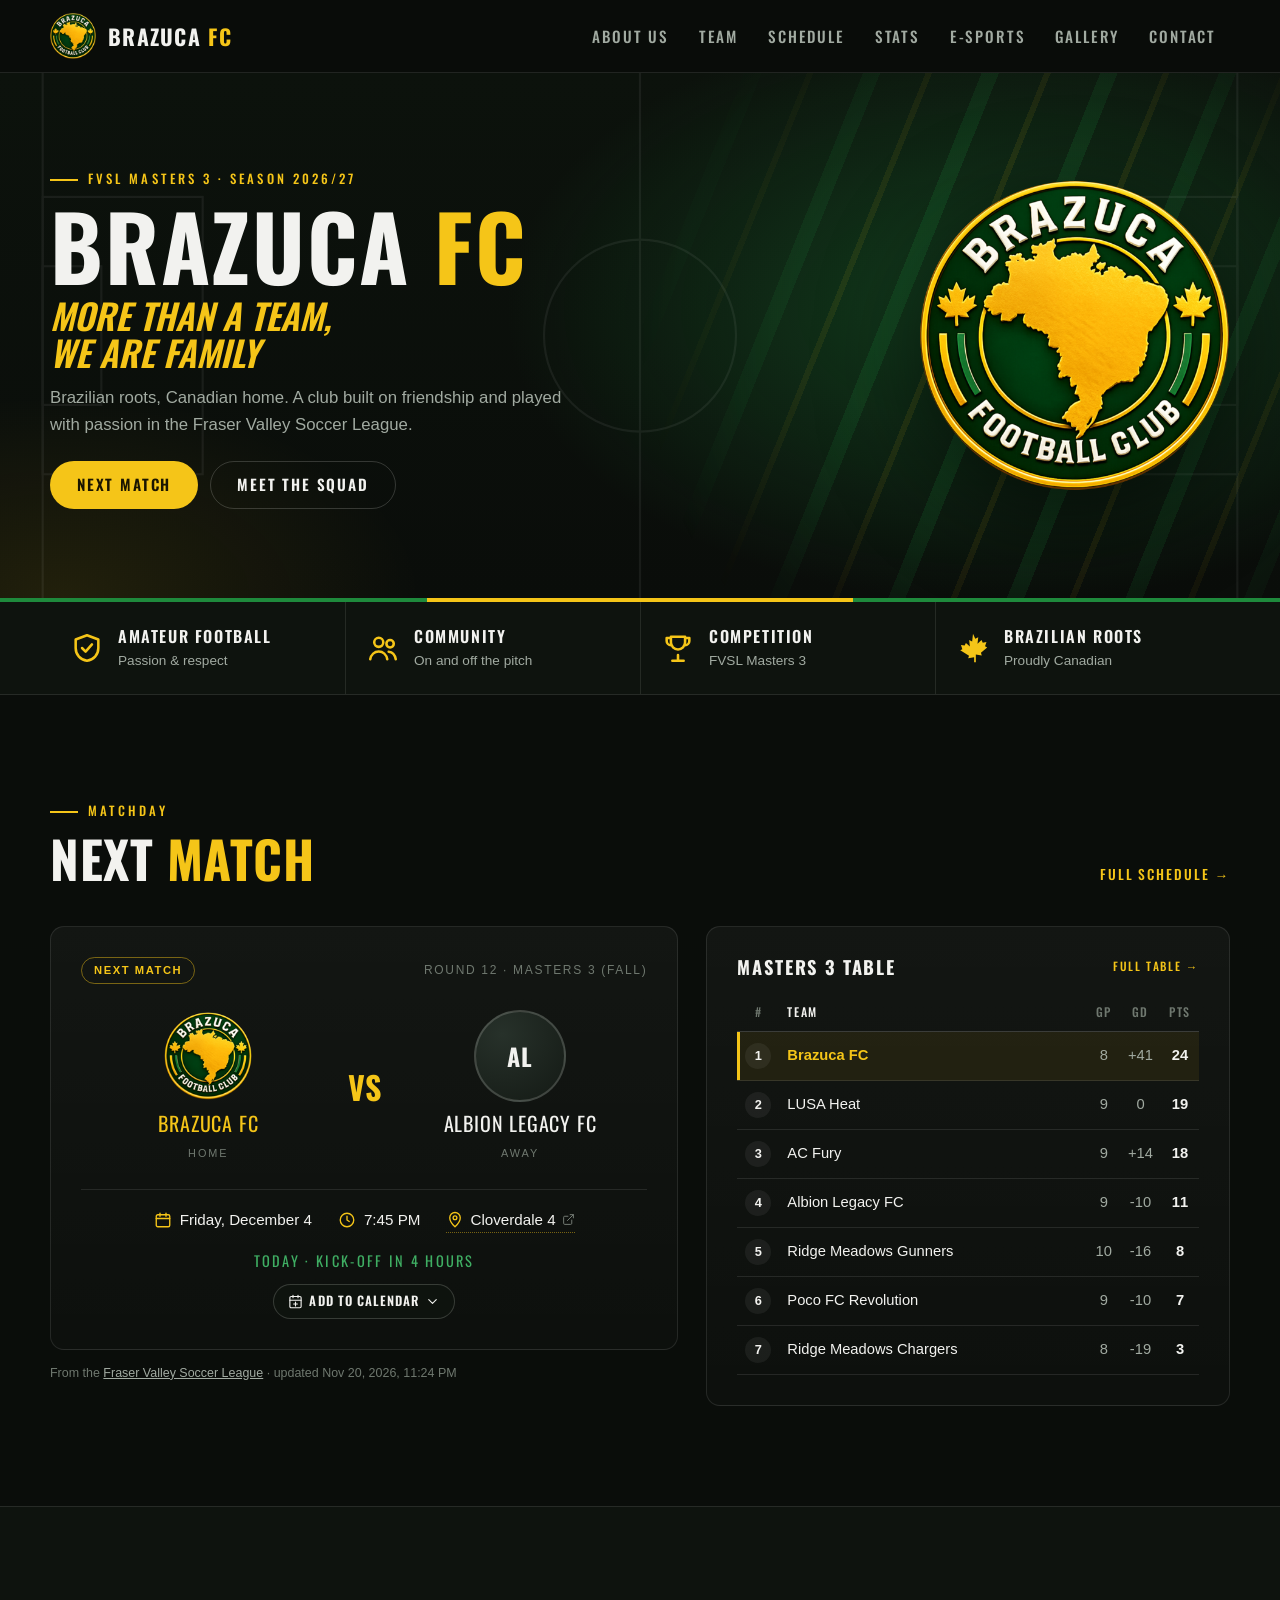
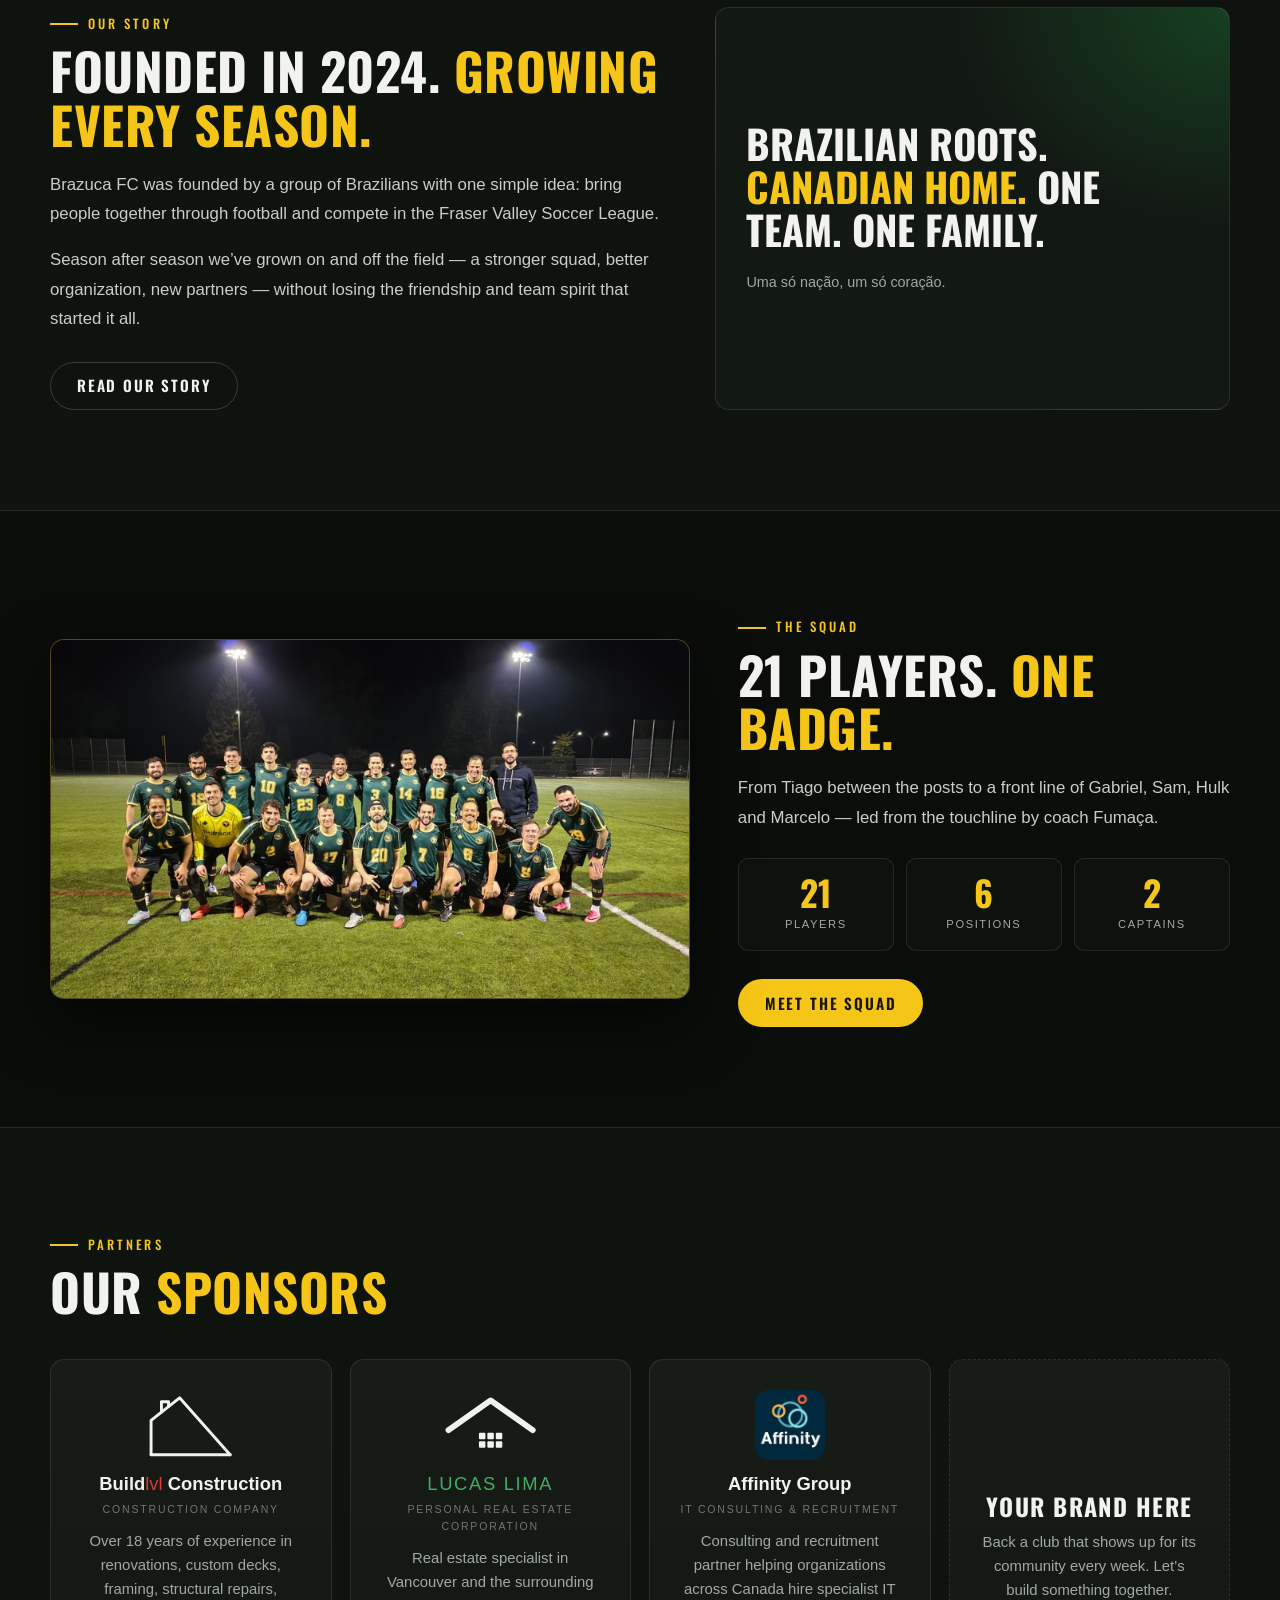
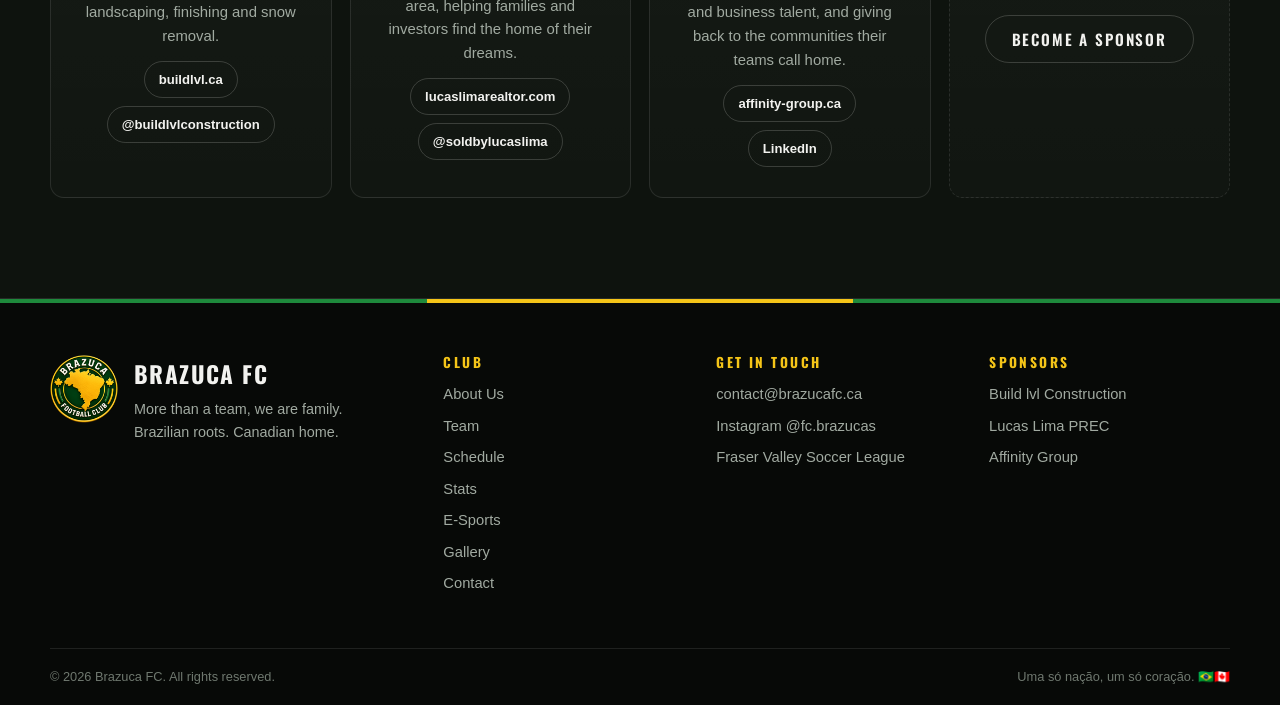
<file: index.html>
<!DOCTYPE html>
<html lang="en">
<head>
  <meta charset="utf-8">
  <meta name="viewport" content="width=device-width, initial-scale=1">
  <title>Brazuca FC — More Than a Team, We Are Family</title>
  <meta name="description" content="Brazuca FC is a Brazilian-Canadian amateur football club in the Fraser Valley Soccer League. More than a team — we are family.">
  <meta name="theme-color" content="#0a0d0a">
  <link rel="canonical" href="https://brazucafc.ca/">
  <link rel="icon" href="assets/img/crest-128.png" type="image/png">
  <link rel="apple-touch-icon" href="assets/img/crest-128.png">
  <meta property="og:type" content="website">
  <meta property="og:site_name" content="Brazuca FC">
  <meta property="og:title" content="Brazuca FC — More Than a Team, We Are Family">
  <meta property="og:description" content="Brazuca FC is a Brazilian-Canadian amateur football club in the Fraser Valley Soccer League. More than a team — we are family.">
  <meta property="og:url" content="https://brazucafc.ca/">
  <meta property="og:image" content="https://brazucafc.ca/assets/img/gallery/squad-green.jpeg">
  <meta name="twitter:card" content="summary_large_image">
  <link rel="preconnect" href="https://fonts.googleapis.com">
  <link rel="preconnect" href="https://fonts.gstatic.com" crossorigin>
  <link rel="stylesheet" href="https://fonts.googleapis.com/css2?family=Oswald:wght@400;500;600;700&amp;display=swap">
  <link rel="stylesheet" href="assets/css/site.css?v=b788a9ef">
  <script src="assets/js/site.js?v=d4a4a5c4" defer></script>
  <script data-goatcounter="https://brazucafc.goatcounter.com/count" async src="https://gc.zgo.at/count.js"></script>
</head>
<body>
  <a class="skip-link" href="#main">Skip to content</a>

  <header class="site-header">
    <div class="container nav-wrap">
      <a class="brand" href="index.html" aria-current="page">
        <img class="brand-crest" src="assets/img/crest-128.png" alt="" width="46" height="46">
        <span class="brand-name">Brazuca <b>FC</b></span>
      </a>
      <button class="nav-toggle" type="button" aria-expanded="false" aria-controls="site-nav">
        <span class="visually-hidden">Menu</span>
        <span class="nav-toggle-bars" aria-hidden="true"></span>
      </button>
      <nav id="site-nav" class="site-nav" aria-label="Main">
        <ul>
          <li><a href="about.html">About Us</a></li>
          <li><a href="team.html">Team</a></li>
          <li><a href="schedule.html">Schedule</a></li>
          <li><a href="stats.html">Stats</a></li>
          <li><a href="esports.html">E-Sports</a></li>
          <li><a href="gallery.html">Gallery</a></li>
          <li><a href="contact.html">Contact</a></li>
        </ul>
      </nav>
    </div>
  </header>

  <main id="main">
    <section class="hero" aria-labelledby="hero-title">
      <svg class="pitch-lines" viewBox="0 0 1200 600" preserveAspectRatio="xMidYMid slice" aria-hidden="true">
        <g fill="none" stroke="#fff" stroke-width="2">
          <rect x="40" y="40" width="1120" height="520"/><path d="M600 40v520"/><circle cx="600" cy="300" r="90"/>
          <rect x="40" y="170" width="150" height="260"/><rect x="1010" y="170" width="150" height="260"/>
          <rect x="40" y="235" width="55" height="130"/><rect x="1105" y="235" width="55" height="130"/>
        </g>
      </svg>
      <div class="container hero-inner">
        <div class="hero-copy">
          <p class="eyebrow">FVSL Masters 3 · Season 2026/27</p>
          <h1 class="hero-title" id="hero-title">Brazuca <span>FC</span></h1>
          <p class="hero-tagline">More Than a Team,<br>We Are Family</p>
          <p class="hero-sub">Brazilian roots, Canadian home. A club built on friendship and played with passion in the Fraser Valley Soccer League.</p>
          <div class="hero-actions">
            <a class="btn btn-primary" href="#matchday">Next match</a>
            <a class="btn btn-ghost" href="team.html">Meet the squad</a>
          </div>
        </div>
        <div class="hero-art">
          <img src="assets/img/crest.png" alt="Brazuca Football Club crest" width="460" height="460">
        </div>
      </div>
    </section>
    <div class="stripe" aria-hidden="true"><span></span><span></span><span></span></div>

    <section class="features" aria-label="The club at a glance">
      <div class="container features-grid">
        <div class="feature"><svg viewBox="0 0 24 24" fill="none" stroke="currentColor" stroke-width="1.8" stroke-linecap="round" stroke-linejoin="round" aria-hidden="true"><path d="M12 3l8 3v6c0 5-3.4 8.3-8 9-4.6-.7-8-4-8-9V6l8-3z"/><path d="M8.5 12l2.5 2.5 4.5-5"/></svg><div><strong>Amateur football</strong><span>Passion &amp; respect</span></div></div>
        <div class="feature"><svg viewBox="0 0 24 24" fill="none" stroke="currentColor" stroke-width="1.8" stroke-linecap="round" stroke-linejoin="round" aria-hidden="true"><circle cx="9" cy="8" r="3.2"/><path d="M3 20c.6-3.4 3-5.5 6-5.5s5.4 2.1 6 5.5"/><circle cx="17" cy="9" r="2.6"/><path d="M16 14.6c2.6.2 4.4 2 5 5.4"/></svg><div><strong>Community</strong><span>On and off the pitch</span></div></div>
        <div class="feature"><svg viewBox="0 0 24 24" fill="none" stroke="currentColor" stroke-width="1.8" stroke-linecap="round" stroke-linejoin="round" aria-hidden="true"><path d="M8 21h8M12 17v4M7 4h10v4a5 5 0 0 1-10 0V4zM17 5h3v2a3 3 0 0 1-3 3M7 5H4v2a3 3 0 0 0 3 3"/></svg><div><strong>Competition</strong><span>FVSL Masters 3</span></div></div>
        <div class="feature"><svg viewBox="0 0 24 24" fill="currentColor" aria-hidden="true"><path d="M12 2l1.6 3.4 2.1-1-.5 4.6 2.8-2.6.9 1.9 2.6-.5-1 3 1.5.8-4.4 3.8.6 1.9-4.2-.8V22h-1.2v-3.5l-4.2.8.6-1.9L3 13.6l1.5-.8-1-3 2.6.5.9-1.9 2.8 2.6-.5-4.6 2.1 1z"/></svg><div><strong>Brazilian roots</strong><span>Proudly Canadian</span></div></div>
      </div>
    </section>

    <section class="section" id="matchday" aria-labelledby="matchday-title">
      <div class="container">
        <div class="section-head">
          <div>
            <p class="eyebrow">Matchday</p>
            <h2 class="section-title" id="matchday-title">Next <span>Match</span></h2>
          </div>
          <a class="link-arrow" href="schedule.html">Full schedule →</a>
        </div>
        <div class="grid-matchday">
          <div data-next-match aria-live="polite"><div class="card skeleton">Loading the next match…</div></div>
          <div class="card">
            <h3 class="card-title">Masters 3 Table <a class="link-arrow" href="schedule.html#standings">Full table →</a></h3>
            <div data-standings="compact"><p class="skeleton">Loading standings…</p></div>
          </div>
        </div>
      </div>
    </section>

    <section class="section section--alt" aria-labelledby="story-title">
      <div class="container about-teaser">
        <div>
          <p class="eyebrow">Our story</p>
          <h2 class="section-title" id="story-title">Founded in 2024. <span>Growing every season.</span></h2>
          <div class="teaser-text">
            <p>Brazuca FC was founded by a group of Brazilians with one simple idea: bring people together through football and compete in the Fraser Valley Soccer League.</p>
            <p>Season after season we’ve grown on and off the field — a stronger squad, better organization, new partners — without losing the friendship and team spirit that started it all.</p>
          </div>
          <a class="btn btn-ghost" href="about.html">Read our story</a>
        </div>
        <figure class="card quote-card">
          <blockquote>Brazilian roots. <span>Canadian home.</span> One team. One family.</blockquote>
          <figcaption><cite lang="pt-BR">Uma só nação, um só coração.</cite></figcaption>
        </figure>
      </div>
    </section>

    <section class="section" aria-labelledby="squad-title">
      <div class="container squad-teaser">
        <div class="photo-frame">
          <img src="assets/img/gallery/squad-green-800.jpg" alt="The Brazuca FC squad in green and gold kits on the pitch under the floodlights" width="800" height="450" loading="lazy" data-fallback>
        </div>
        <div>
          <p class="eyebrow">The squad</p>
          <h2 class="section-title" id="squad-title">21 players. <span>One badge.</span></h2>
          <div class="teaser-text">
            <p>From Tiago between the posts to a front line of Gabriel, Sam, Hulk and Marcelo — led from the touchline by coach Fumaça.</p>
          </div>
          <div class="stats">
            <div class="stat"><strong>21</strong><span>Players</span></div>
            <div class="stat"><strong>6</strong><span>Positions</span></div>
            <div class="stat"><strong>2</strong><span>Captains</span></div>
          </div>
          <a class="btn btn-primary" href="team.html">Meet the squad</a>
        </div>
      </div>
    </section>

    <section class="section section--alt" aria-labelledby="sponsors-title">
      <div class="container">
        <div class="section-head">
          <div>
            <p class="eyebrow">Partners</p>
            <h2 class="section-title" id="sponsors-title">Our <span>Sponsors</span></h2>
          </div>
        </div>
        <div class="sponsor-grid">
          <article class="card sponsor">
            <div class="sponsor-mark">
              <svg viewBox="0 0 150 108" role="img" aria-label="Build lvl Construction logo">
                <g fill="none" stroke="#f2f2ef" stroke-width="4.5" stroke-linejoin="round" stroke-linecap="round">
                  <path d="M14 100V47L58 12l78 88"/><path d="M14 100h122"/><path d="M30 34.5V18h11v7.5"/>
                </g>
              </svg>
            </div>
            <div class="sponsor-name">Build<span class="lvl">lvl</span> Construction</div>
            <div class="sponsor-role">Construction Company</div>
            <p>Over 18 years of experience in renovations, custom decks, framing, structural repairs, landscaping, finishing and snow removal.</p>
            <div class="link-pills">
              <a href="https://buildlvl.ca/" target="_blank" rel="noopener">buildlvl.ca</a>
              <a href="https://www.instagram.com/buildlvlconstruction/" target="_blank" rel="noopener">@buildlvlconstruction</a>
            </div>
          </article>
          <article class="card sponsor">
            <div class="sponsor-mark">
              <svg viewBox="0 0 150 108" role="img" aria-label="Lucas Lima Personal Real Estate Corporation logo">
                <path d="M10 62 75 16l65 46" fill="none" stroke="#f2f2ef" stroke-width="9" stroke-linejoin="round" stroke-linecap="round"/>
                <g fill="#f2f2ef">
                  <rect x="57" y="66" width="10" height="10" rx="1.5"/><rect x="70" y="66" width="10" height="10" rx="1.5"/><rect x="83" y="66" width="10" height="10" rx="1.5"/>
                  <rect x="57" y="79" width="10" height="10" rx="1.5"/><rect x="70" y="79" width="10" height="10" rx="1.5"/><rect x="83" y="79" width="10" height="10" rx="1.5"/>
                </g>
              </svg>
            </div>
            <div class="sponsor-name"><span class="ll">LUCAS LIMA</span></div>
            <div class="sponsor-role">Personal Real Estate Corporation</div>
            <p>Real estate specialist in Vancouver and the surrounding area, helping families and investors find the home of their dreams.</p>
            <div class="link-pills">
              <a href="https://lucaslimarealtor.com" target="_blank" rel="noopener">lucaslimarealtor.com</a>
              <a href="https://www.instagram.com/soldbylucaslima/" target="_blank" rel="noopener">@soldbylucaslima</a>
            </div>
          </article>
          <article class="card sponsor">
            <div class="sponsor-mark">
              <img src="assets/img/sponsors/affinity-group.jpg" alt="Affinity Group logo" width="150" height="150" loading="lazy">
            </div>
            <div class="sponsor-name">Affinity Group</div>
            <div class="sponsor-role">IT Consulting &amp; Recruitment</div>
            <p>Consulting and recruitment partner helping organizations across Canada hire specialist IT and business talent, and giving back to the communities their teams call home.</p>
            <div class="link-pills">
              <a href="https://www.affinity-group.ca/?utm_source=brazucafc.ca&amp;utm_medium=referral&amp;utm_campaign=brazuca-fc-sponsorship&amp;utm_content=homepage" target="_blank" rel="noopener">affinity-group.ca</a>
              <a href="https://www.linkedin.com/company/affinity-staffing/" target="_blank" rel="noopener">LinkedIn</a>
            </div>
          </article>
          <article class="card sponsor sponsor--cta">
            <h3>Your brand here</h3>
            <p>Back a club that shows up for its community every week. Let’s build something together.</p>
            <a class="btn btn-ghost" href="mailto:contact@brazucafc.ca?subject=Sponsoring%20Brazuca%20FC">Become a sponsor</a>
          </article>
        </div>
      </div>
    </section>
  </main>

  <footer class="site-footer">
    <div class="stripe" aria-hidden="true"><span></span><span></span><span></span></div>
    <div class="container footer-grid">
      <div class="footer-brand">
        <img src="assets/img/crest-128.png" alt="" width="68" height="68">
        <div>
          <strong>Brazuca FC</strong>
          <p>More than a team, we are family.<br>Brazilian roots. Canadian home.</p>
        </div>
      </div>
      <div>
        <h3>Club</h3>
        <ul>
          <li><a href="about.html">About Us</a></li>
          <li><a href="team.html">Team</a></li>
          <li><a href="schedule.html">Schedule</a></li>
          <li><a href="stats.html">Stats</a></li>
          <li><a href="esports.html">E-Sports</a></li>
          <li><a href="gallery.html">Gallery</a></li>
          <li><a href="contact.html">Contact</a></li>
        </ul>
      </div>
      <div>
        <h3>Get in touch</h3>
        <ul>
          <li><a href="mailto:contact@brazucafc.ca">contact@brazucafc.ca</a></li>
          <li><a href="https://www.instagram.com/fc.brazucas/" target="_blank" rel="noopener">Instagram @fc.brazucas</a></li>
          <li><a href="https://fraservalleysoccer.spappz.com/" target="_blank" rel="noopener">Fraser Valley Soccer League</a></li>
        </ul>
      </div>
      <div>
        <h3>Sponsors</h3>
        <ul>
          <li><a href="https://buildlvl.ca/" target="_blank" rel="noopener">Build lvl Construction</a></li>
          <li><a href="https://lucaslimarealtor.com" target="_blank" rel="noopener">Lucas Lima PREC</a></li>
          <li><a href="https://www.affinity-group.ca/?utm_source=brazucafc.ca&amp;utm_medium=referral&amp;utm_campaign=brazuca-fc-sponsorship&amp;utm_content=footer" target="_blank" rel="noopener">Affinity Group</a></li>
        </ul>
      </div>
    </div>
    <div class="container footer-base">
      <span>&copy; <span data-year>2026</span> Brazuca FC. All rights reserved.</span>
      <span lang="pt-BR">Uma só nação, um só coração. 🇧🇷🇨🇦</span>
    </div>
  </footer>
</body>
</html>
</file>
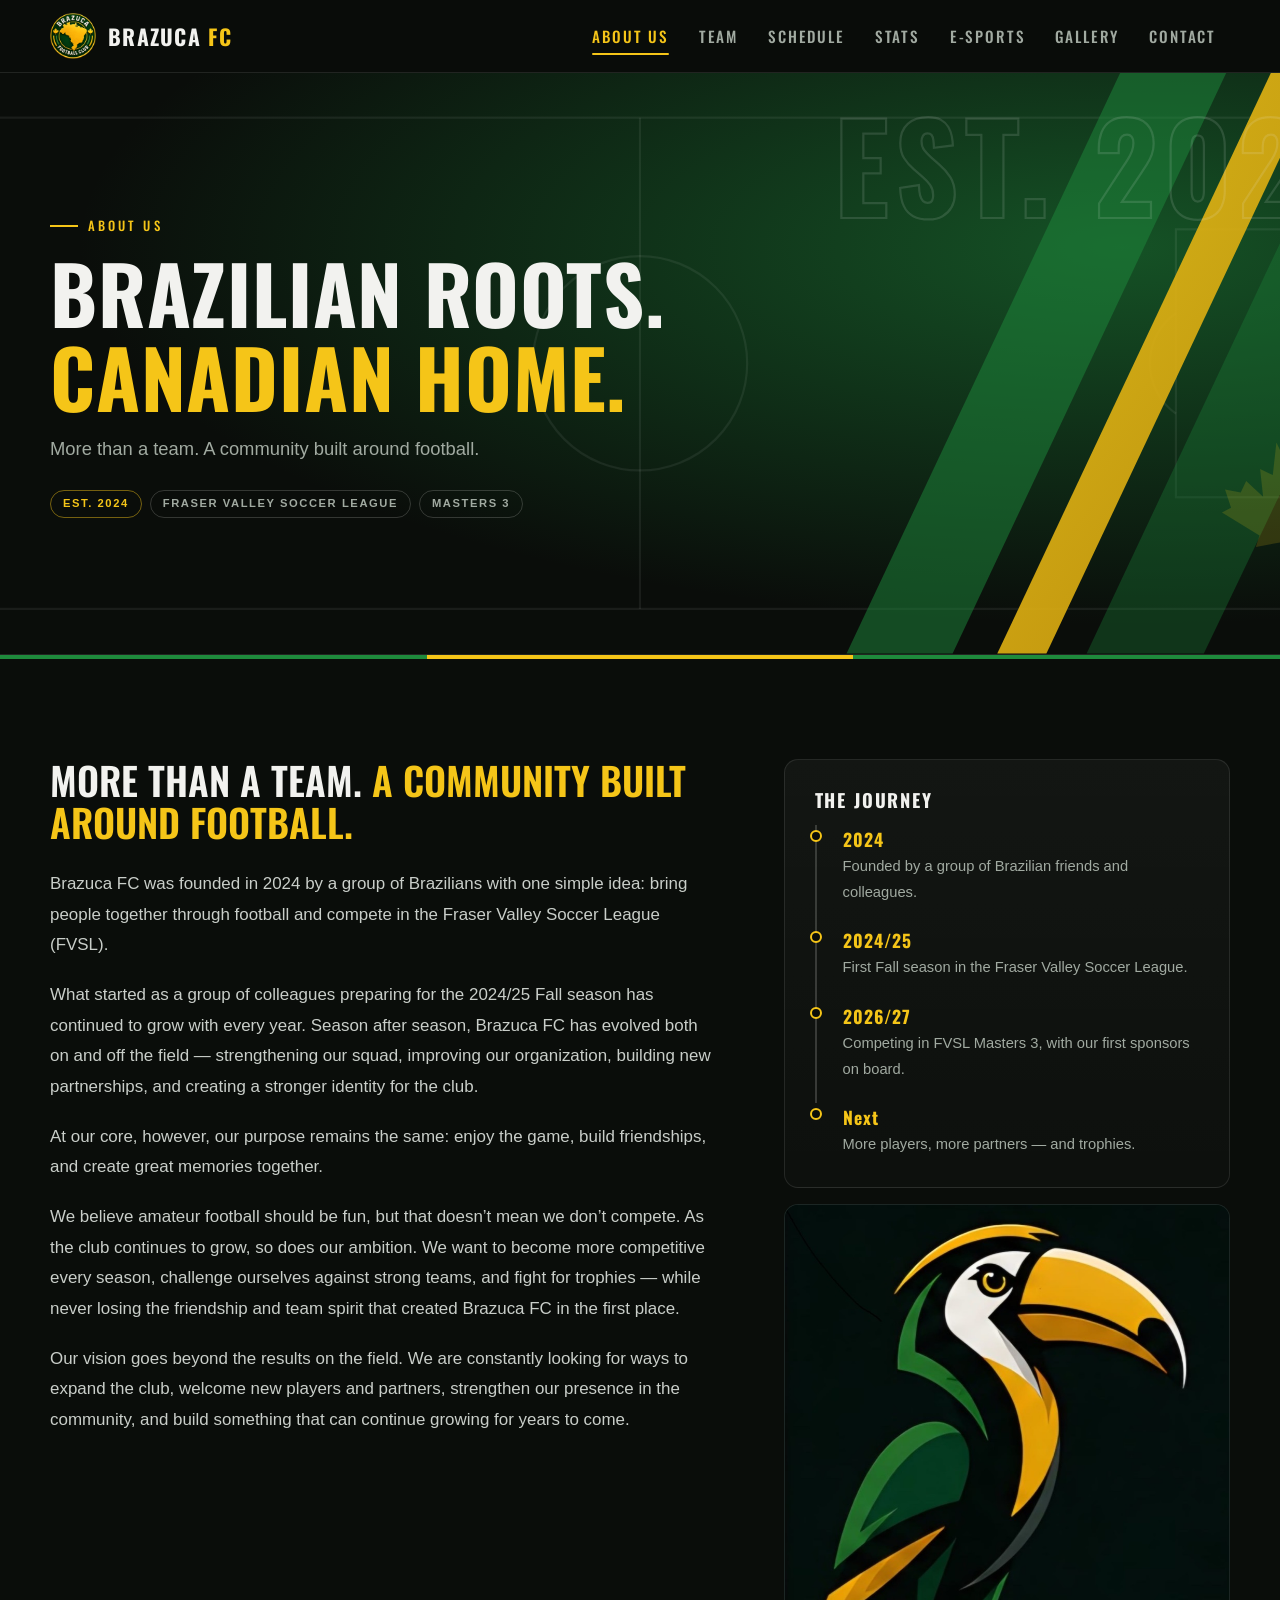
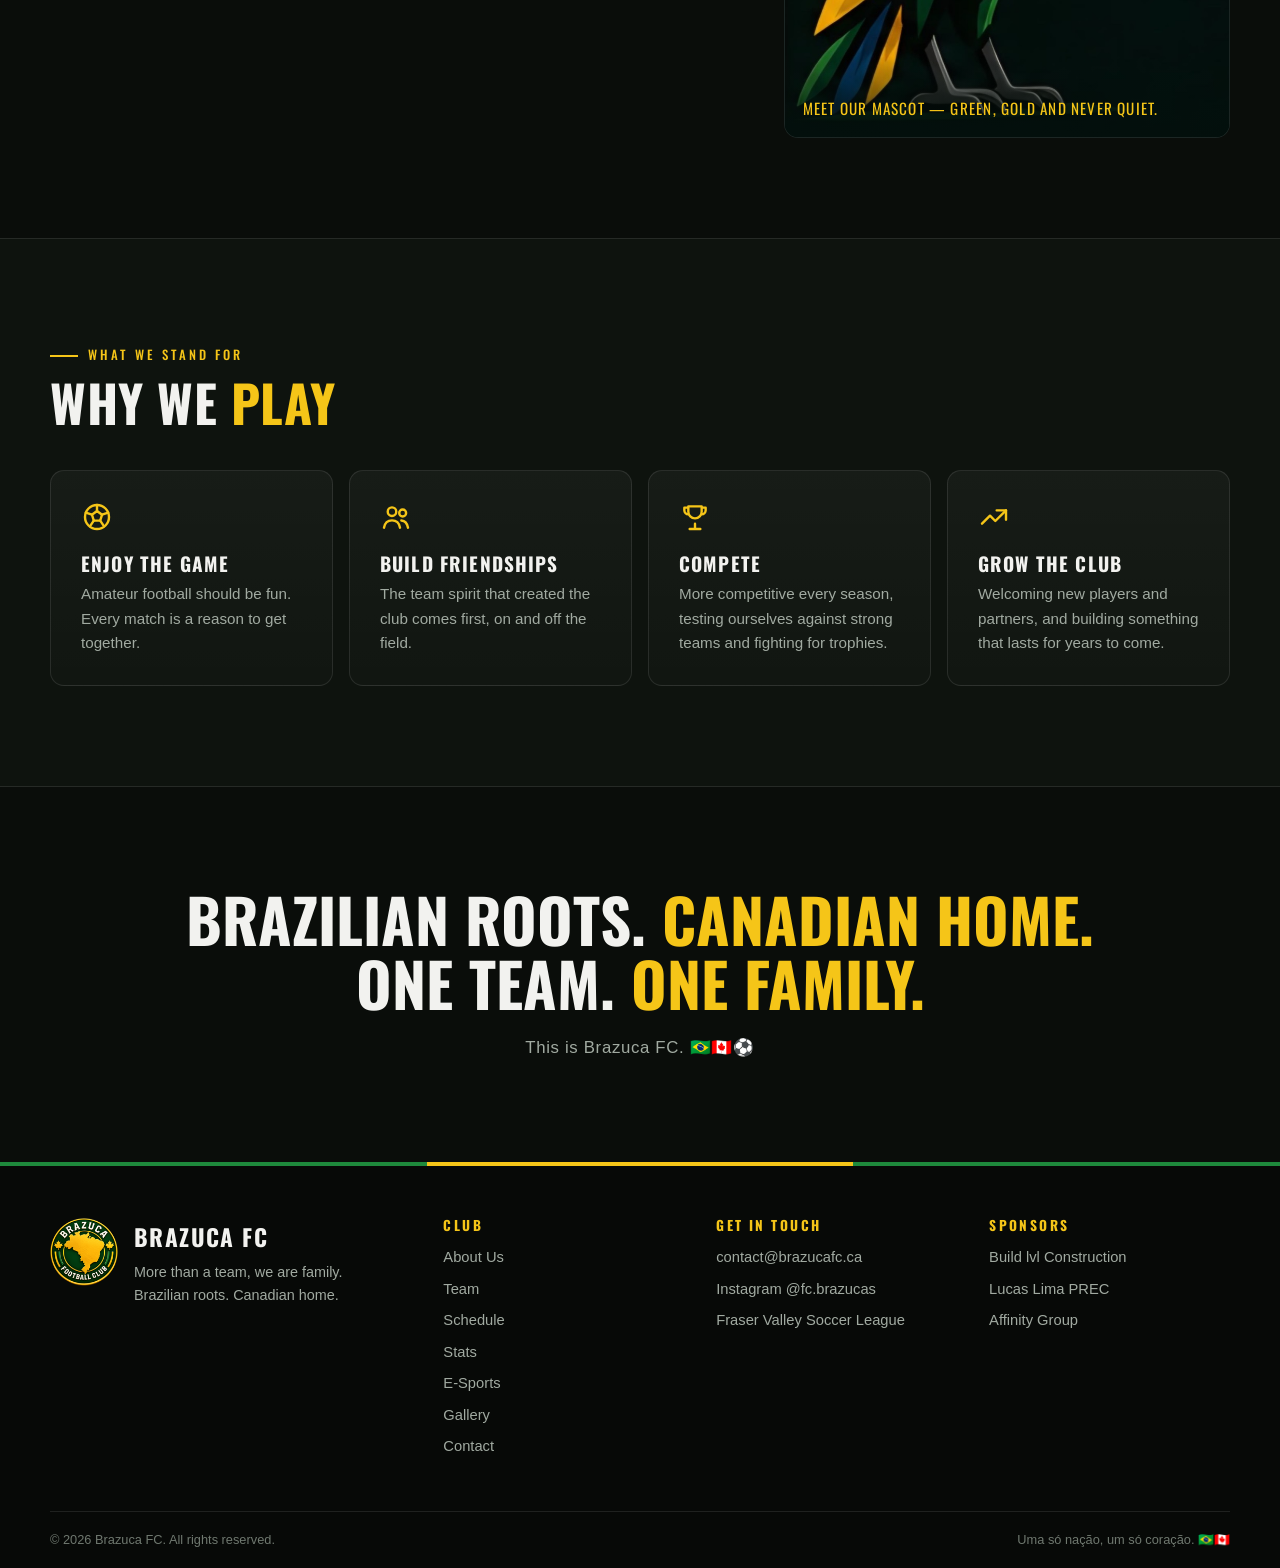
<file: about.html>
<!DOCTYPE html>
<html lang="en">
<head>
  <meta charset="utf-8">
  <meta name="viewport" content="width=device-width, initial-scale=1">
  <title>About Us — Brazuca FC</title>
  <meta name="description" content="Founded in 2024 by a group of Brazilians, Brazuca FC brings people together through football in the Fraser Valley Soccer League.">
  <meta name="theme-color" content="#0a0d0a">
  <link rel="canonical" href="https://brazucafc.ca/about.html">
  <link rel="icon" href="assets/img/crest-128.png" type="image/png">
  <link rel="apple-touch-icon" href="assets/img/crest-128.png">
  <meta property="og:type" content="website">
  <meta property="og:site_name" content="Brazuca FC">
  <meta property="og:title" content="About Us — Brazuca FC">
  <meta property="og:description" content="Founded in 2024 by a group of Brazilians, Brazuca FC brings people together through football in the Fraser Valley Soccer League.">
  <meta property="og:url" content="https://brazucafc.ca/about.html">
  <meta property="og:image" content="https://brazucafc.ca/assets/img/gallery/squad-green.jpeg">
  <meta name="twitter:card" content="summary_large_image">
  <link rel="preconnect" href="https://fonts.googleapis.com">
  <link rel="preconnect" href="https://fonts.gstatic.com" crossorigin>
  <link rel="stylesheet" href="https://fonts.googleapis.com/css2?family=Oswald:wght@400;500;600;700&amp;display=swap">
  <link rel="stylesheet" href="assets/css/site.css?v=b788a9ef">
  <script src="assets/js/site.js?v=d4a4a5c4" defer></script>
  <script data-goatcounter="https://brazucafc.goatcounter.com/count" async src="https://gc.zgo.at/count.js"></script>
</head>
<body>
  <a class="skip-link" href="#main">Skip to content</a>

  <header class="site-header">
    <div class="container nav-wrap">
      <a class="brand" href="index.html">
        <img class="brand-crest" src="assets/img/crest-128.png" alt="" width="46" height="46">
        <span class="brand-name">Brazuca <b>FC</b></span>
      </a>
      <button class="nav-toggle" type="button" aria-expanded="false" aria-controls="site-nav">
        <span class="visually-hidden">Menu</span>
        <span class="nav-toggle-bars" aria-hidden="true"></span>
      </button>
      <nav id="site-nav" class="site-nav" aria-label="Main">
        <ul>
          <li><a href="about.html" aria-current="page">About Us</a></li>
          <li><a href="team.html">Team</a></li>
          <li><a href="schedule.html">Schedule</a></li>
          <li><a href="stats.html">Stats</a></li>
          <li><a href="esports.html">E-Sports</a></li>
          <li><a href="gallery.html">Gallery</a></li>
          <li><a href="contact.html">Contact</a></li>
        </ul>
      </nav>
    </div>
  </header>

  <main id="main">
    <section class="about-banner" aria-labelledby="page-title">
      <svg class="about-banner-art" viewBox="0 0 1440 520" preserveAspectRatio="xMidYMid slice" aria-hidden="true">
        <defs>
          <radialGradient id="ab-glow" cx="80%" cy="30%" r="65%">
            <stop offset="0" stop-color="#1e8a3c" stop-opacity=".55"/><stop offset="1" stop-color="#1e8a3c" stop-opacity="0"/>
          </radialGradient>
          <linearGradient id="ab-gold" x1="0" y1="0" x2="1" y2="1">
            <stop offset="0" stop-color="#f5c518"/><stop offset="1" stop-color="#c99a0c"/>
          </linearGradient>
          <symbol id="ab-leaf" viewBox="0 0 24 24"><path d="M12 2l1.6 3.4 2.1-1-.5 4.6 2.8-2.6.9 1.9 2.6-.5-1 3 1.5.8-4.4 3.8.6 1.9-4.2-.8V22h-1.2v-3.5l-4.2.8.6-1.9L3 13.6l1.5-.8-1-3 2.6.5.9-1.9 2.8 2.6-.5-4.6 2.1 1z"/></symbol>
        </defs>
        <rect width="1440" height="520" fill="#0a0d0a"/>
        <rect width="1440" height="520" fill="url(#ab-glow)"/>
        <g fill="none" stroke="#f2f2ef" stroke-opacity=".07" stroke-width="2">
          <rect x="60" y="40" width="1320" height="440"/><path d="M720 40v440"/><circle cx="720" cy="260" r="96"/>
          <rect x="1200" y="140" width="180" height="240"/><rect x="1320" y="200" width="60" height="120"/><path d="M1200 215a55 55 0 0 0 0 90"/>
        </g>
        <path d="M905 520 1150 0h95L1000 520z" fill="#1e8a3c" fill-opacity=".5"/>
        <path d="M1040 520 1285 0h44L1084 520z" fill="url(#ab-gold)" fill-opacity=".9"/>
        <path d="M1120 520 1365 0h75v70L1225 520z" fill="#1e8a3c" fill-opacity=".32"/>
        <use href="#ab-leaf" x="1225" y="320" width="130" height="130" fill="#f5c518" fill-opacity=".16"/>
        <text x="1380" y="130" text-anchor="end" font-family="Oswald, 'Arial Narrow', sans-serif" font-weight="700" font-size="110" letter-spacing="6" fill="none" stroke="#f2f2ef" stroke-opacity=".13" stroke-width="2">EST. 2024</text>
      </svg>
      <div class="container about-banner-inner">
        <p class="eyebrow">About Us</p>
        <h1 class="page-title" id="page-title">Brazilian roots.<br><span>Canadian home.</span></h1>
        <p class="page-lead">More than a team. A community built around football.</p>
        <div class="banner-pills">
          <span class="pill pill--yellow">Est. 2024</span>
          <span class="pill">Fraser Valley Soccer League</span>
          <span class="pill">Masters 3</span>
        </div>
      </div>
    </section>
    <div class="stripe" aria-hidden="true"><span></span><span></span><span></span></div>

    <section class="section" aria-labelledby="story-title">
      <div class="container story">
        <div>
          <h2 class="visually-hidden" id="story-title">Our story</h2>
          <p class="story-lead">More than a team. <span>A community built around football.</span></p>
          <div class="story-body">
            <p>Brazuca FC was founded in 2024 by a group of Brazilians with one simple idea: bring people together through football and compete in the Fraser Valley Soccer League (FVSL).</p>
            <p>What started as a group of colleagues preparing for the 2024/25 Fall season has continued to grow with every year. Season after season, Brazuca FC has evolved both on and off the field — strengthening our squad, improving our organization, building new partnerships, and creating a stronger identity for the club.</p>
            <p>At our core, however, our purpose remains the same: enjoy the game, build friendships, and create great memories together.</p>
            <p>We believe amateur football should be fun, but that doesn’t mean we don’t compete. As the club continues to grow, so does our ambition. We want to become more competitive every season, challenge ourselves against strong teams, and fight for trophies — while never losing the friendship and team spirit that created Brazuca FC in the first place.</p>
            <p>Our vision goes beyond the results on the field. We are constantly looking for ways to expand the club, welcome new players and partners, strengthen our presence in the community, and build something that can continue growing for years to come.</p>
          </div>
        </div>
        <aside class="story-aside" aria-label="Club timeline and mascot">
          <div class="card">
            <h3 class="card-title">The journey</h3>
            <ol class="timeline">
              <li><strong>2024</strong><span>Founded by a group of Brazilian friends and colleagues.</span></li>
              <li><strong>2024/25</strong><span>First Fall season in the Fraser Valley Soccer League.</span></li>
              <li><strong>2026/27</strong><span>Competing in FVSL Masters 3, with our first sponsors on board.</span></li>
              <li><strong>Next</strong><span>More players, more partners — and trophies.</span></li>
            </ol>
          </div>
          <figure class="mascot-card">
            <img src="assets/img/toucan.jpg" alt="The Brazuca FC toucan mascot in green, gold and blue" width="856" height="1024" loading="lazy">
            <figcaption>Meet our mascot — green, gold and never quiet.</figcaption>
          </figure>
        </aside>
      </div>
    </section>

    <section class="section section--alt" aria-labelledby="values-title">
      <div class="container">
        <div class="section-head">
          <div>
            <p class="eyebrow">What we stand for</p>
            <h2 class="section-title" id="values-title">Why we <span>play</span></h2>
          </div>
        </div>
        <div class="pillars">
          <article class="card pillar"><svg viewBox="0 0 24 24" fill="none" stroke="currentColor" stroke-width="1.8" stroke-linecap="round" stroke-linejoin="round" aria-hidden="true"><circle cx="12" cy="12" r="9"/><path d="M12 7.5l3.8 2.8-1.4 4.4H9.6l-1.4-4.4z"/><path d="M12 3v4.5M15.8 10.3l4.6-1.6M14.4 14.7l2.8 4.2M9.6 14.7l-2.8 4.2M8.2 10.3 3.6 8.7"/></svg><h3>Enjoy the game</h3><p>Amateur football should be fun. Every match is a reason to get together.</p></article>
          <article class="card pillar"><svg viewBox="0 0 24 24" fill="none" stroke="currentColor" stroke-width="1.8" stroke-linecap="round" stroke-linejoin="round" aria-hidden="true"><circle cx="9" cy="8" r="3.2"/><path d="M3 20c.6-3.4 3-5.5 6-5.5s5.4 2.1 6 5.5"/><circle cx="17" cy="9" r="2.6"/><path d="M16 14.6c2.6.2 4.4 2 5 5.4"/></svg><h3>Build friendships</h3><p>The team spirit that created the club comes first, on and off the field.</p></article>
          <article class="card pillar"><svg viewBox="0 0 24 24" fill="none" stroke="currentColor" stroke-width="1.8" stroke-linecap="round" stroke-linejoin="round" aria-hidden="true"><path d="M8 21h8M12 17v4M7 4h10v4a5 5 0 0 1-10 0V4zM17 5h3v2a3 3 0 0 1-3 3M7 5H4v2a3 3 0 0 0 3 3"/></svg><h3>Compete</h3><p>More competitive every season, testing ourselves against strong teams and fighting for trophies.</p></article>
          <article class="card pillar"><svg viewBox="0 0 24 24" fill="none" stroke="currentColor" stroke-width="1.8" stroke-linecap="round" stroke-linejoin="round" aria-hidden="true"><path d="M3 17l6-6 4 4 8-8"/><path d="M14 7h7v7"/></svg><h3>Grow the club</h3><p>Welcoming new players and partners, and building something that lasts for years to come.</p></article>
        </div>
      </div>
    </section>

    <section class="section manifesto" aria-label="Our motto">
      <div class="container">
        <p>Brazilian roots. <span>Canadian home.</span><br>One team. <span>One family.</span></p>
        <small>This is Brazuca FC. 🇧🇷🇨🇦⚽</small>
      </div>
    </section>
  </main>

  <footer class="site-footer">
    <div class="stripe" aria-hidden="true"><span></span><span></span><span></span></div>
    <div class="container footer-grid">
      <div class="footer-brand">
        <img src="assets/img/crest-128.png" alt="" width="68" height="68">
        <div>
          <strong>Brazuca FC</strong>
          <p>More than a team, we are family.<br>Brazilian roots. Canadian home.</p>
        </div>
      </div>
      <div>
        <h3>Club</h3>
        <ul>
          <li><a href="about.html">About Us</a></li>
          <li><a href="team.html">Team</a></li>
          <li><a href="schedule.html">Schedule</a></li>
          <li><a href="stats.html">Stats</a></li>
          <li><a href="esports.html">E-Sports</a></li>
          <li><a href="gallery.html">Gallery</a></li>
          <li><a href="contact.html">Contact</a></li>
        </ul>
      </div>
      <div>
        <h3>Get in touch</h3>
        <ul>
          <li><a href="mailto:contact@brazucafc.ca">contact@brazucafc.ca</a></li>
          <li><a href="https://www.instagram.com/fc.brazucas/" target="_blank" rel="noopener">Instagram @fc.brazucas</a></li>
          <li><a href="https://fraservalleysoccer.spappz.com/" target="_blank" rel="noopener">Fraser Valley Soccer League</a></li>
        </ul>
      </div>
      <div>
        <h3>Sponsors</h3>
        <ul>
          <li><a href="https://buildlvl.ca/" target="_blank" rel="noopener">Build lvl Construction</a></li>
          <li><a href="https://lucaslimarealtor.com" target="_blank" rel="noopener">Lucas Lima PREC</a></li>
          <li><a href="https://www.affinity-group.ca/?utm_source=brazucafc.ca&amp;utm_medium=referral&amp;utm_campaign=brazuca-fc-sponsorship&amp;utm_content=footer" target="_blank" rel="noopener">Affinity Group</a></li>
        </ul>
      </div>
    </div>
    <div class="container footer-base">
      <span>&copy; <span data-year>2026</span> Brazuca FC. All rights reserved.</span>
      <span lang="pt-BR">Uma só nação, um só coração. 🇧🇷🇨🇦</span>
    </div>
  </footer>
</body>
</html>
</file>
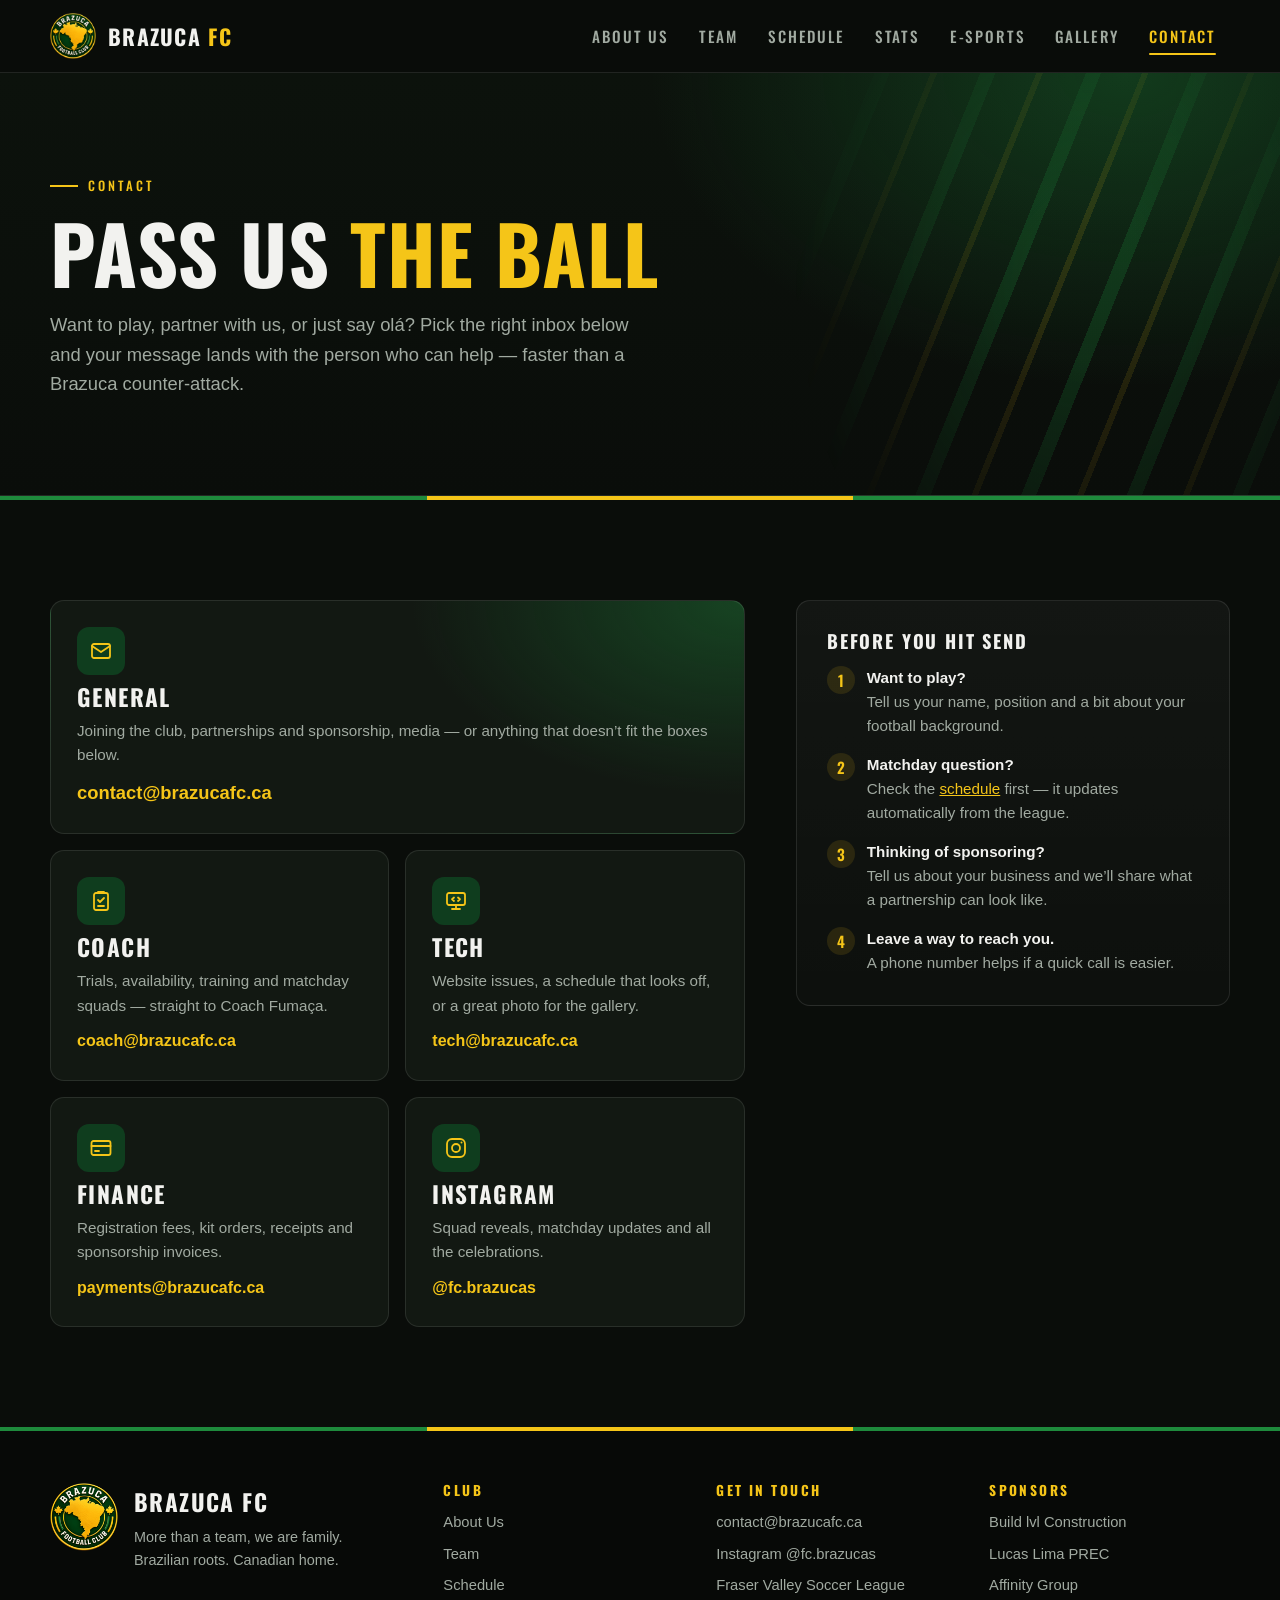
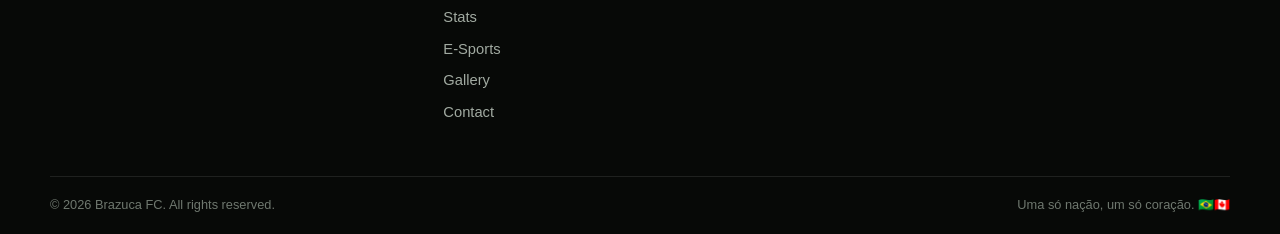
<file: contact.html>
<!DOCTYPE html>
<html lang="en">
<head>
  <meta charset="utf-8">
  <meta name="viewport" content="width=device-width, initial-scale=1">
  <title>Contact — Brazuca FC</title>
  <meta name="description" content="Get in touch with Brazuca FC: general enquiries, the coach, the website team or payments.">
  <meta name="theme-color" content="#0a0d0a">
  <link rel="canonical" href="https://brazucafc.ca/contact.html">
  <link rel="icon" href="assets/img/crest-128.png" type="image/png">
  <link rel="apple-touch-icon" href="assets/img/crest-128.png">
  <meta property="og:type" content="website">
  <meta property="og:site_name" content="Brazuca FC">
  <meta property="og:title" content="Contact — Brazuca FC">
  <meta property="og:description" content="Get in touch with Brazuca FC: general enquiries, the coach, the website team or payments.">
  <meta property="og:url" content="https://brazucafc.ca/contact.html">
  <meta property="og:image" content="https://brazucafc.ca/assets/img/gallery/squad-green.jpeg">
  <meta name="twitter:card" content="summary_large_image">
  <link rel="preconnect" href="https://fonts.googleapis.com">
  <link rel="preconnect" href="https://fonts.gstatic.com" crossorigin>
  <link rel="stylesheet" href="https://fonts.googleapis.com/css2?family=Oswald:wght@400;500;600;700&amp;display=swap">
  <link rel="stylesheet" href="assets/css/site.css?v=b788a9ef">
  <script src="assets/js/site.js?v=d4a4a5c4" defer></script>
  <script data-goatcounter="https://brazucafc.goatcounter.com/count" async src="https://gc.zgo.at/count.js"></script>
</head>
<body>
  <a class="skip-link" href="#main">Skip to content</a>

  <header class="site-header">
    <div class="container nav-wrap">
      <a class="brand" href="index.html">
        <img class="brand-crest" src="assets/img/crest-128.png" alt="" width="46" height="46">
        <span class="brand-name">Brazuca <b>FC</b></span>
      </a>
      <button class="nav-toggle" type="button" aria-expanded="false" aria-controls="site-nav">
        <span class="visually-hidden">Menu</span>
        <span class="nav-toggle-bars" aria-hidden="true"></span>
      </button>
      <nav id="site-nav" class="site-nav" aria-label="Main">
        <ul>
          <li><a href="about.html">About Us</a></li>
          <li><a href="team.html">Team</a></li>
          <li><a href="schedule.html">Schedule</a></li>
          <li><a href="stats.html">Stats</a></li>
          <li><a href="esports.html">E-Sports</a></li>
          <li><a href="gallery.html">Gallery</a></li>
          <li><a href="contact.html" aria-current="page">Contact</a></li>
        </ul>
      </nav>
    </div>
  </header>

  <main id="main">
    <section class="page-hero" aria-labelledby="page-title">
      <div class="container">
        <p class="eyebrow">Contact</p>
        <h1 class="page-title" id="page-title">Pass us <span>the ball</span></h1>
        <p class="page-lead">Want to play, partner with us, or just say olá? Pick the right inbox below and your message lands with the person who can help — faster than a Brazuca counter-attack.</p>
      </div>
    </section>
    <div class="stripe" aria-hidden="true"><span></span><span></span><span></span></div>

    <section class="section">
      <div class="container contact-layout">
        <div class="contact-grid">
          <a class="contact-card contact-card--featured" href="mailto:contact@brazucafc.ca">
            <span class="contact-card-icon"><svg viewBox="0 0 24 24" fill="none" stroke="currentColor" stroke-width="1.8" stroke-linecap="round" stroke-linejoin="round" aria-hidden="true"><rect x="3" y="5" width="18" height="14" rx="2"/><path d="m3 7 9 6 9-6"/></svg></span>
            <h2>General</h2>
            <p>Joining the club, partnerships and sponsorship, media — or anything that doesn’t fit the boxes below.</p>
            <span class="contact-email">contact@brazucafc.ca</span>
          </a>
          <a class="contact-card" href="mailto:coach@brazucafc.ca">
            <span class="contact-card-icon"><svg viewBox="0 0 24 24" fill="none" stroke="currentColor" stroke-width="1.8" stroke-linecap="round" stroke-linejoin="round" aria-hidden="true"><rect x="5" y="4" width="14" height="17" rx="2"/><path d="M9 4V3h6v1M9 11l2 2 4-4M9 17h6"/></svg></span>
            <h2>Coach</h2>
            <p>Trials, availability, training and matchday squads — straight to Coach Fumaça.</p>
            <span class="contact-email">coach@brazucafc.ca</span>
          </a>
          <a class="contact-card" href="mailto:tech@brazucafc.ca">
            <span class="contact-card-icon"><svg viewBox="0 0 24 24" fill="none" stroke="currentColor" stroke-width="1.8" stroke-linecap="round" stroke-linejoin="round" aria-hidden="true"><rect x="3" y="4" width="18" height="12" rx="2"/><path d="M8 20h8M12 16v4M10 8.5 8 10.25 10 12M14 8.5l2 1.75L14 12"/></svg></span>
            <h2>Tech</h2>
            <p>Website issues, a schedule that looks off, or a great photo for the gallery.</p>
            <span class="contact-email">tech@brazucafc.ca</span>
          </a>
          <a class="contact-card" href="mailto:payments@brazucafc.ca">
            <span class="contact-card-icon"><svg viewBox="0 0 24 24" fill="none" stroke="currentColor" stroke-width="1.8" stroke-linecap="round" stroke-linejoin="round" aria-hidden="true"><rect x="2.5" y="5" width="19" height="14" rx="2"/><path d="M2.5 10h19M6 15h4"/></svg></span>
            <h2>Finance</h2>
            <p>Registration fees, kit orders, receipts and sponsorship invoices.</p>
            <span class="contact-email">payments@brazucafc.ca</span>
          </a>
          <a class="contact-card" href="https://www.instagram.com/fc.brazucas/" target="_blank" rel="noopener">
            <span class="contact-card-icon"><svg viewBox="0 0 24 24" fill="none" stroke="currentColor" stroke-width="1.8" stroke-linecap="round" stroke-linejoin="round" aria-hidden="true"><rect x="3" y="3" width="18" height="18" rx="5"/><circle cx="12" cy="12" r="4"/><circle cx="17.5" cy="6.5" r="1" fill="currentColor" stroke="none"/></svg></span>
            <h2>Instagram</h2>
            <p>Squad reveals, matchday updates and all the celebrations.</p>
            <span class="contact-email">@fc.brazucas</span>
          </a>
        </div>
        <aside class="card" aria-labelledby="tips-title">
          <h2 class="card-title" id="tips-title">Before you hit send</h2>
          <ol class="tips">
            <li><span class="tips-num">1</span><div><strong>Want to play?</strong>Tell us your name, position and a bit about your football background.</div></li>
            <li><span class="tips-num">2</span><div><strong>Matchday question?</strong>Check the <a href="schedule.html">schedule</a> first — it updates automatically from the league.</div></li>
            <li><span class="tips-num">3</span><div><strong>Thinking of sponsoring?</strong>Tell us about your business and we’ll share what a partnership can look like.</div></li>
            <li><span class="tips-num">4</span><div><strong>Leave a way to reach you.</strong>A phone number helps if a quick call is easier.</div></li>
          </ol>
        </aside>
      </div>
    </section>
  </main>

  <footer class="site-footer">
    <div class="stripe" aria-hidden="true"><span></span><span></span><span></span></div>
    <div class="container footer-grid">
      <div class="footer-brand">
        <img src="assets/img/crest-128.png" alt="" width="68" height="68">
        <div>
          <strong>Brazuca FC</strong>
          <p>More than a team, we are family.<br>Brazilian roots. Canadian home.</p>
        </div>
      </div>
      <div>
        <h3>Club</h3>
        <ul>
          <li><a href="about.html">About Us</a></li>
          <li><a href="team.html">Team</a></li>
          <li><a href="schedule.html">Schedule</a></li>
          <li><a href="stats.html">Stats</a></li>
          <li><a href="esports.html">E-Sports</a></li>
          <li><a href="gallery.html">Gallery</a></li>
          <li><a href="contact.html">Contact</a></li>
        </ul>
      </div>
      <div>
        <h3>Get in touch</h3>
        <ul>
          <li><a href="mailto:contact@brazucafc.ca">contact@brazucafc.ca</a></li>
          <li><a href="https://www.instagram.com/fc.brazucas/" target="_blank" rel="noopener">Instagram @fc.brazucas</a></li>
          <li><a href="https://fraservalleysoccer.spappz.com/" target="_blank" rel="noopener">Fraser Valley Soccer League</a></li>
        </ul>
      </div>
      <div>
        <h3>Sponsors</h3>
        <ul>
          <li><a href="https://buildlvl.ca/" target="_blank" rel="noopener">Build lvl Construction</a></li>
          <li><a href="https://lucaslimarealtor.com" target="_blank" rel="noopener">Lucas Lima PREC</a></li>
          <li><a href="https://www.affinity-group.ca/?utm_source=brazucafc.ca&amp;utm_medium=referral&amp;utm_campaign=brazuca-fc-sponsorship&amp;utm_content=footer" target="_blank" rel="noopener">Affinity Group</a></li>
        </ul>
      </div>
    </div>
    <div class="container footer-base">
      <span>&copy; <span data-year>2026</span> Brazuca FC. All rights reserved.</span>
      <span lang="pt-BR">Uma só nação, um só coração. 🇧🇷🇨🇦</span>
    </div>
  </footer>
</body>
</html>
</file>
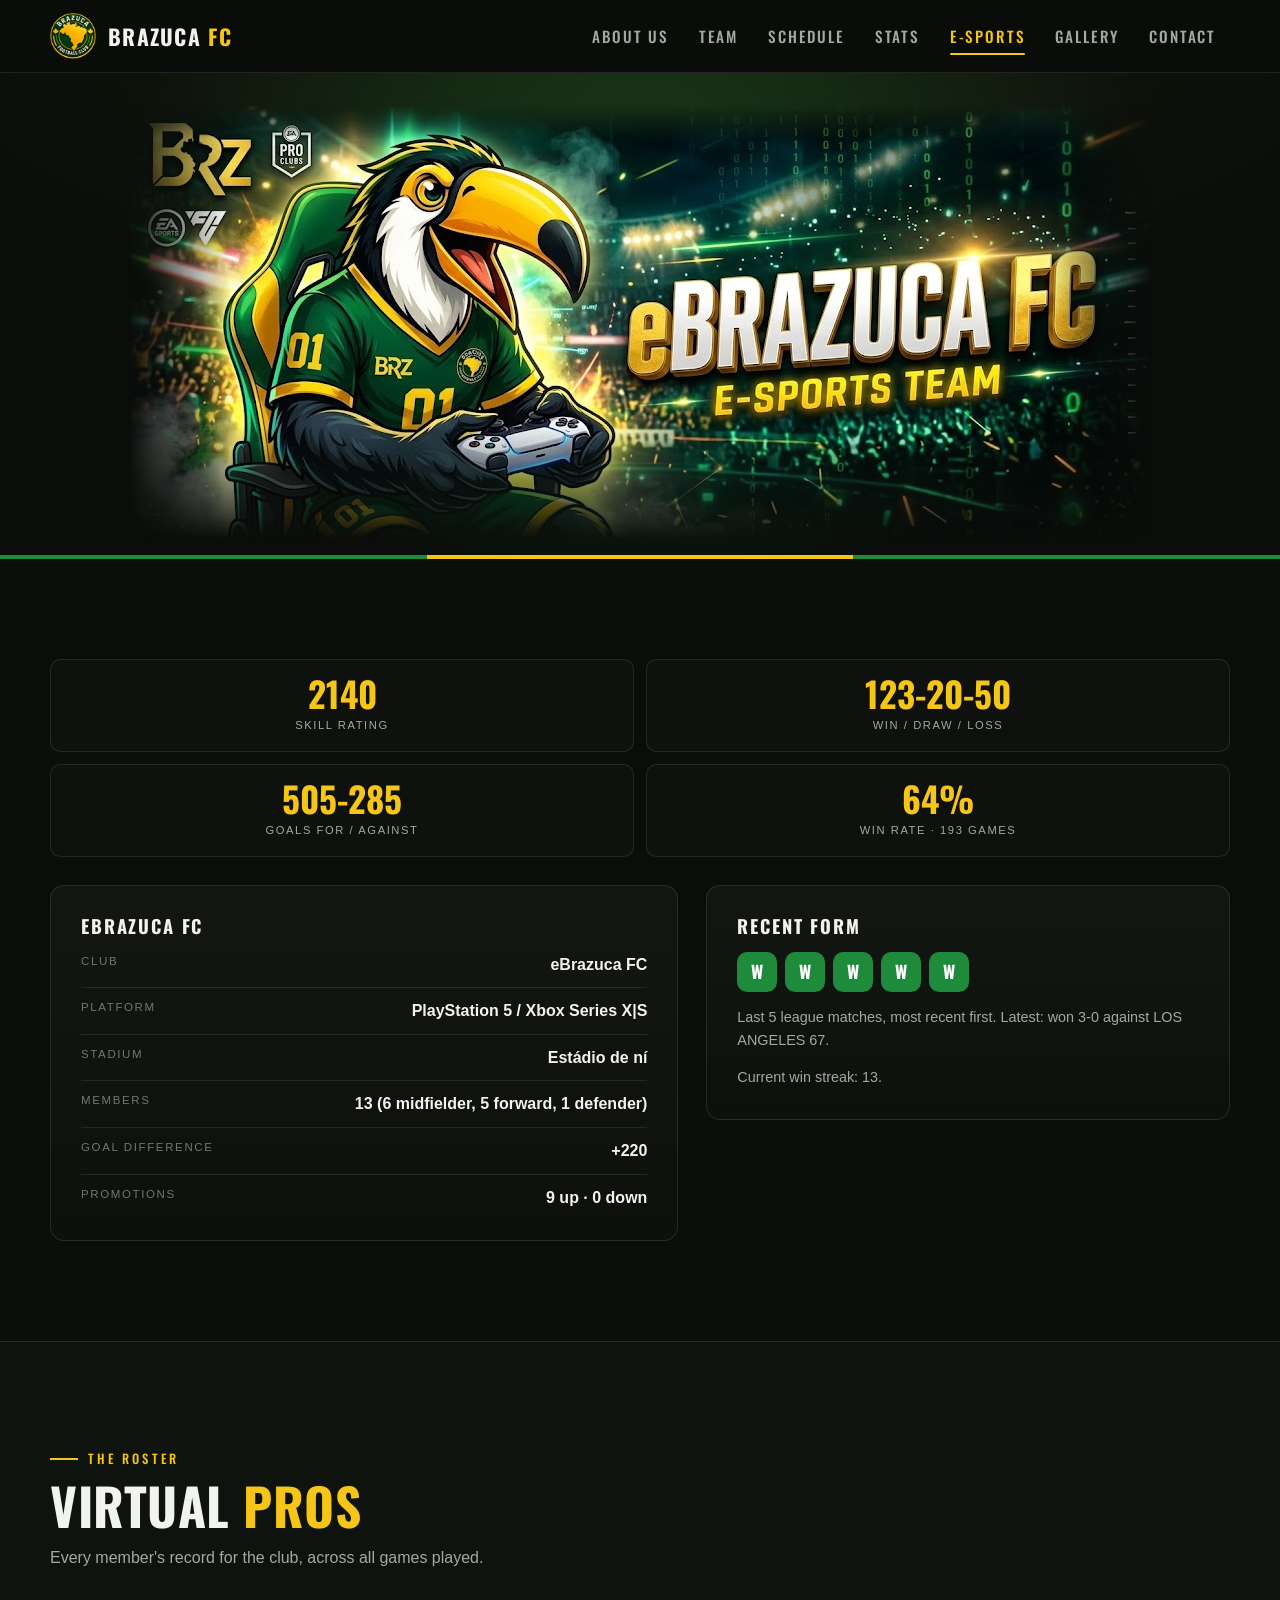
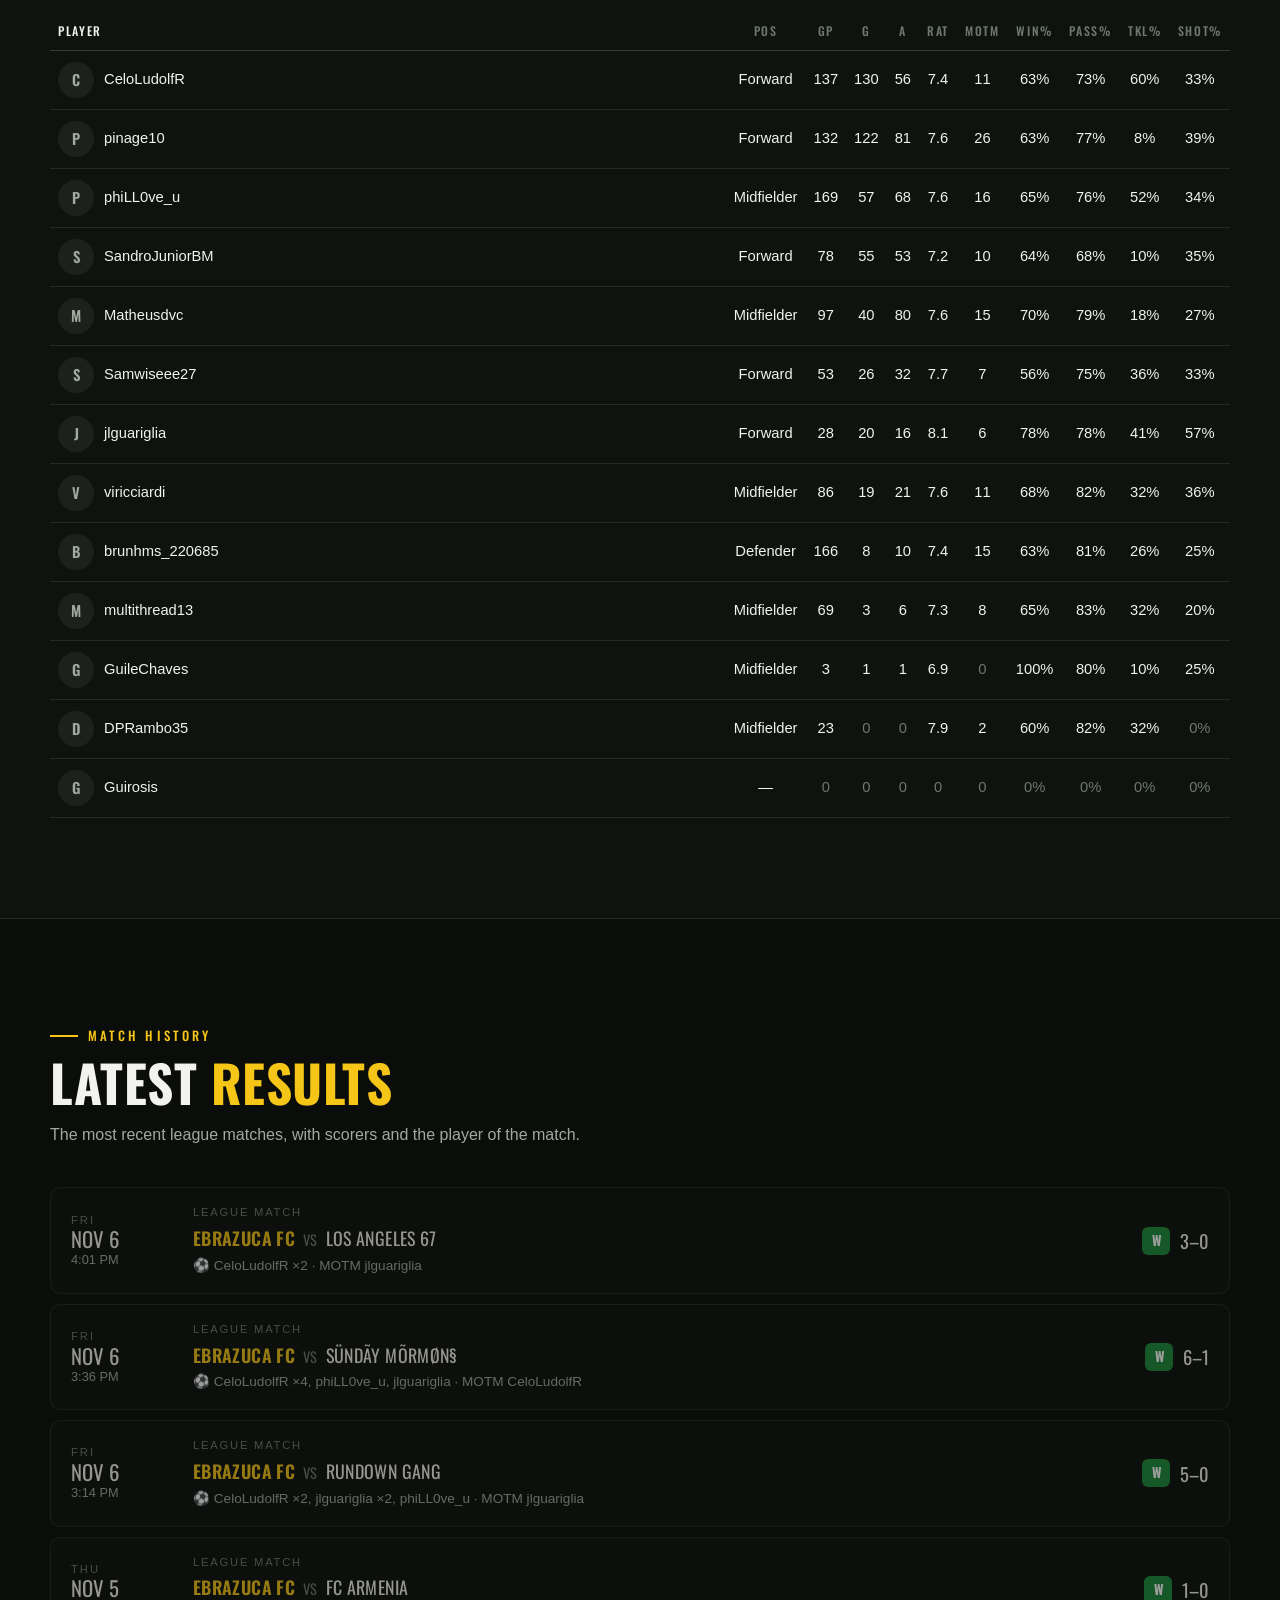
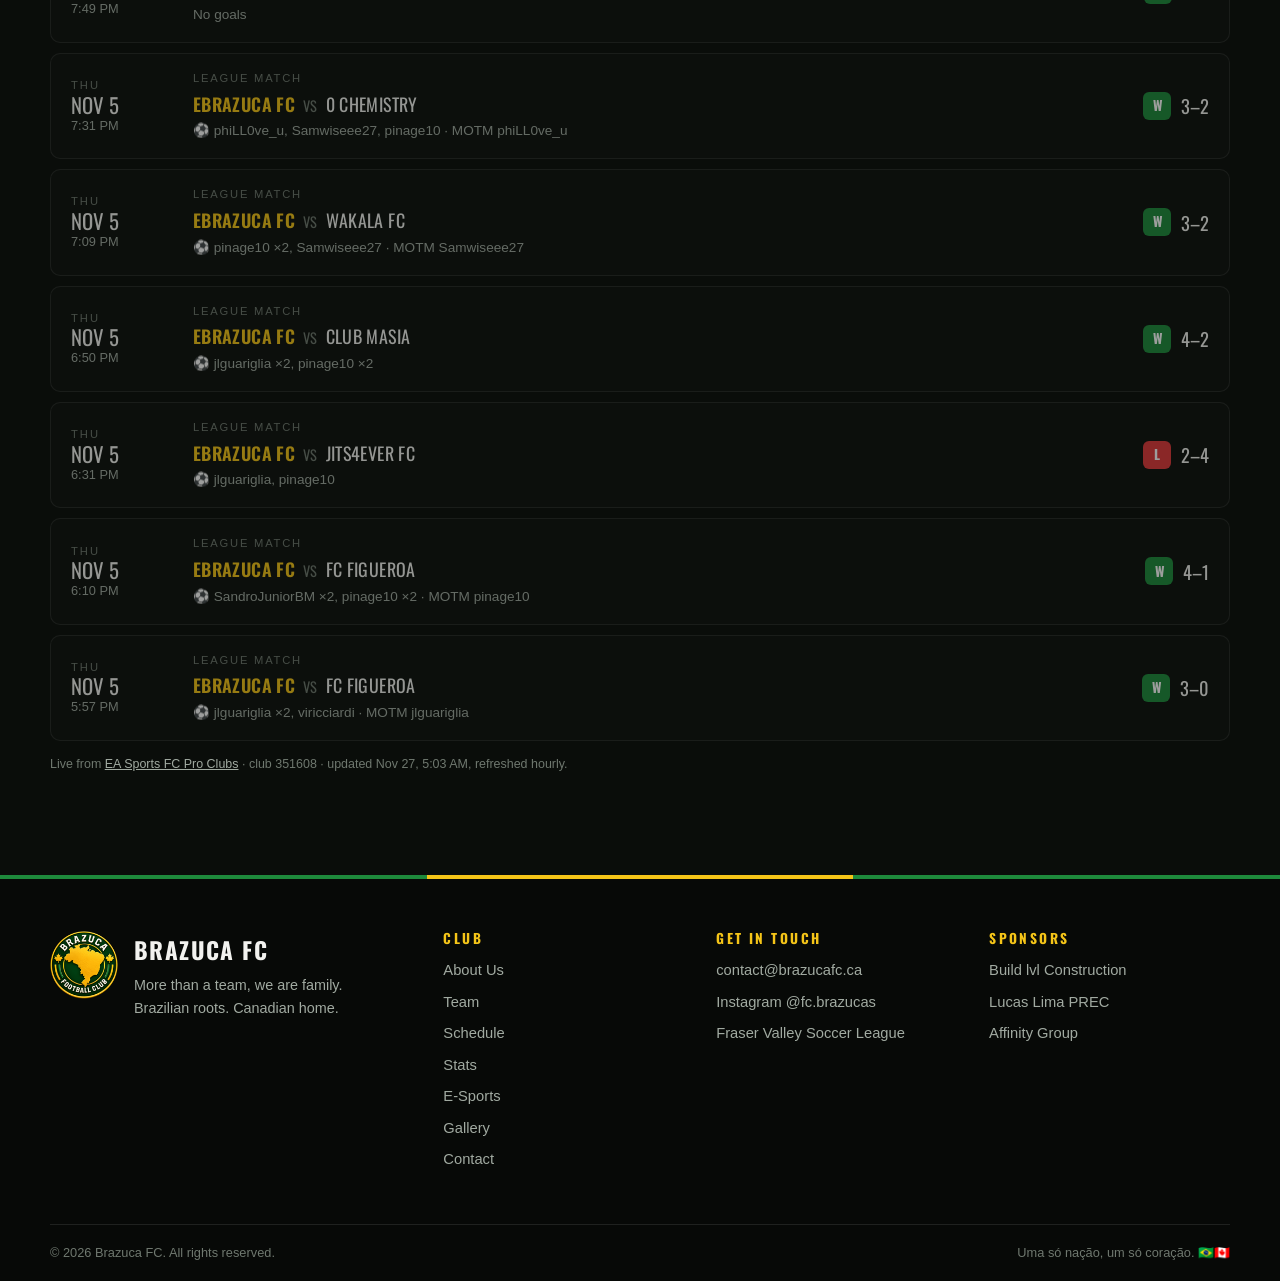
<file: esports.html>
<!DOCTYPE html>
<html lang="en">
<head>
  <meta charset="utf-8">
  <meta name="viewport" content="width=device-width, initial-scale=1">
  <title>E-Sports — Brazuca FC</title>
  <meta name="description" content="eBrazuca FC on EA Sports FC Pro Clubs: club record, squad stats and recent results, updated hourly.">
  <meta name="theme-color" content="#0a0d0a">
  <link rel="canonical" href="https://brazucafc.ca/esports.html">
  <link rel="icon" href="assets/img/crest-128.png" type="image/png">
  <link rel="apple-touch-icon" href="assets/img/crest-128.png">
  <meta property="og:type" content="website">
  <meta property="og:site_name" content="Brazuca FC">
  <meta property="og:title" content="E-Sports — Brazuca FC">
  <meta property="og:description" content="eBrazuca FC on EA Sports FC Pro Clubs: club record, squad stats and recent results, updated hourly.">
  <meta property="og:url" content="https://brazucafc.ca/esports.html">
  <meta property="og:image" content="https://brazucafc.ca/assets/img/esports-banner.jpg">
  <meta name="twitter:card" content="summary_large_image">
  <link rel="preconnect" href="https://fonts.googleapis.com">
  <link rel="preconnect" href="https://fonts.gstatic.com" crossorigin>
  <link rel="stylesheet" href="https://fonts.googleapis.com/css2?family=Oswald:wght@400;500;600;700&amp;display=swap">
  <link rel="stylesheet" href="assets/css/site.css?v=b788a9ef">
  <script src="assets/js/site.js?v=d4a4a5c4" defer></script>
  <script src="assets/js/esports.js?v=77618252" defer></script>
  <script data-goatcounter="https://brazucafc.goatcounter.com/count" async src="https://gc.zgo.at/count.js"></script>
</head>
<body>
  <a class="skip-link" href="#main">Skip to content</a>

  <header class="site-header">
    <div class="container nav-wrap">
      <a class="brand" href="index.html">
        <img class="brand-crest" src="assets/img/crest-128.png" alt="" width="46" height="46">
        <span class="brand-name">Brazuca <b>FC</b></span>
      </a>
      <button class="nav-toggle" type="button" aria-expanded="false" aria-controls="site-nav">
        <span class="visually-hidden">Menu</span>
        <span class="nav-toggle-bars" aria-hidden="true"></span>
      </button>
      <nav id="site-nav" class="site-nav" aria-label="Main">
        <ul>
          <li><a href="about.html">About Us</a></li>
          <li><a href="team.html">Team</a></li>
          <li><a href="schedule.html">Schedule</a></li>
          <li><a href="stats.html">Stats</a></li>
          <li><a href="esports.html" aria-current="page">E-Sports</a></li>
          <li><a href="gallery.html">Gallery</a></li>
          <li><a href="contact.html">Contact</a></li>
        </ul>
      </nav>
    </div>
  </header>

  <main id="main">
    <section class="esports-banner" aria-labelledby="page-title">
      <div class="container">
        <h1 class="visually-hidden" id="page-title">eBrazuca FC — our e-sports team</h1>
        <figure class="banner-frame">
          <img src="assets/img/esports-banner.jpg" alt="eBrazuca FC e-sports team: the Brazuca toucan mascot in a gaming chair, wearing the green and gold kit and holding a PlayStation 5 controller" width="1024" height="434">
        </figure>
      </div>
    </section>
    <div class="stripe" aria-hidden="true"><span></span><span></span><span></span></div>

    <section class="section" aria-label="Club record">
      <div class="container">
        <div class="stats stats--4" data-esports-summary>
          <p class="skeleton">Loading club record…</p>
        </div>
        <div class="grid-matchday esports-overview">
          <div class="card" data-esports-club><p class="skeleton">Loading club…</p></div>
          <div class="card">
            <h2 class="card-title">Recent form</h2>
            <div data-esports-form><p class="skeleton">Loading form…</p></div>
          </div>
        </div>
      </div>
    </section>

    <section class="section section--alt" aria-labelledby="squad-title">
      <div class="container">
        <div class="section-head">
          <div>
            <p class="eyebrow">The roster</p>
            <h2 class="section-title" id="squad-title">Virtual <span>Pros</span></h2>
            <p class="section-lead">Every member's record for the club, across all games played.</p>
          </div>
        </div>
        <div data-esports-members><p class="skeleton">Loading squad…</p></div>
      </div>
    </section>

    <section class="section" aria-labelledby="results-title">
      <div class="container">
        <div class="section-head">
          <div>
            <p class="eyebrow">Match history</p>
            <h2 class="section-title" id="results-title">Latest <span>Results</span></h2>
            <p class="section-lead">The most recent league matches, with scorers and the player of the match.</p>
          </div>
        </div>
        <ol class="fixtures" data-esports-matches><li class="skeleton">Loading results…</li></ol>
        <div data-esports-note></div>
      </div>
    </section>
  </main>

  <footer class="site-footer">
    <div class="stripe" aria-hidden="true"><span></span><span></span><span></span></div>
    <div class="container footer-grid">
      <div class="footer-brand">
        <img src="assets/img/crest-128.png" alt="" width="68" height="68">
        <div>
          <strong>Brazuca FC</strong>
          <p>More than a team, we are family.<br>Brazilian roots. Canadian home.</p>
        </div>
      </div>
      <div>
        <h3>Club</h3>
        <ul>
          <li><a href="about.html">About Us</a></li>
          <li><a href="team.html">Team</a></li>
          <li><a href="schedule.html">Schedule</a></li>
          <li><a href="stats.html">Stats</a></li>
          <li><a href="esports.html">E-Sports</a></li>
          <li><a href="gallery.html">Gallery</a></li>
          <li><a href="contact.html">Contact</a></li>
        </ul>
      </div>
      <div>
        <h3>Get in touch</h3>
        <ul>
          <li><a href="mailto:contact@brazucafc.ca">contact@brazucafc.ca</a></li>
          <li><a href="https://www.instagram.com/fc.brazucas/" target="_blank" rel="noopener">Instagram @fc.brazucas</a></li>
          <li><a href="https://fraservalleysoccer.spappz.com/" target="_blank" rel="noopener">Fraser Valley Soccer League</a></li>
        </ul>
      </div>
      <div>
        <h3>Sponsors</h3>
        <ul>
          <li><a href="https://buildlvl.ca/" target="_blank" rel="noopener">Build lvl Construction</a></li>
          <li><a href="https://lucaslimarealtor.com" target="_blank" rel="noopener">Lucas Lima PREC</a></li>
          <li><a href="https://www.affinity-group.ca/?utm_source=brazucafc.ca&amp;utm_medium=referral&amp;utm_campaign=brazuca-fc-sponsorship&amp;utm_content=footer" target="_blank" rel="noopener">Affinity Group</a></li>
        </ul>
      </div>
    </div>
    <div class="container footer-base">
      <span>&copy; <span data-year>2026</span> Brazuca FC. All rights reserved.</span>
      <span lang="pt-BR">Uma só nação, um só coração. 🇧🇷🇨🇦</span>
    </div>
  </footer>
</body>
</html>
</file>
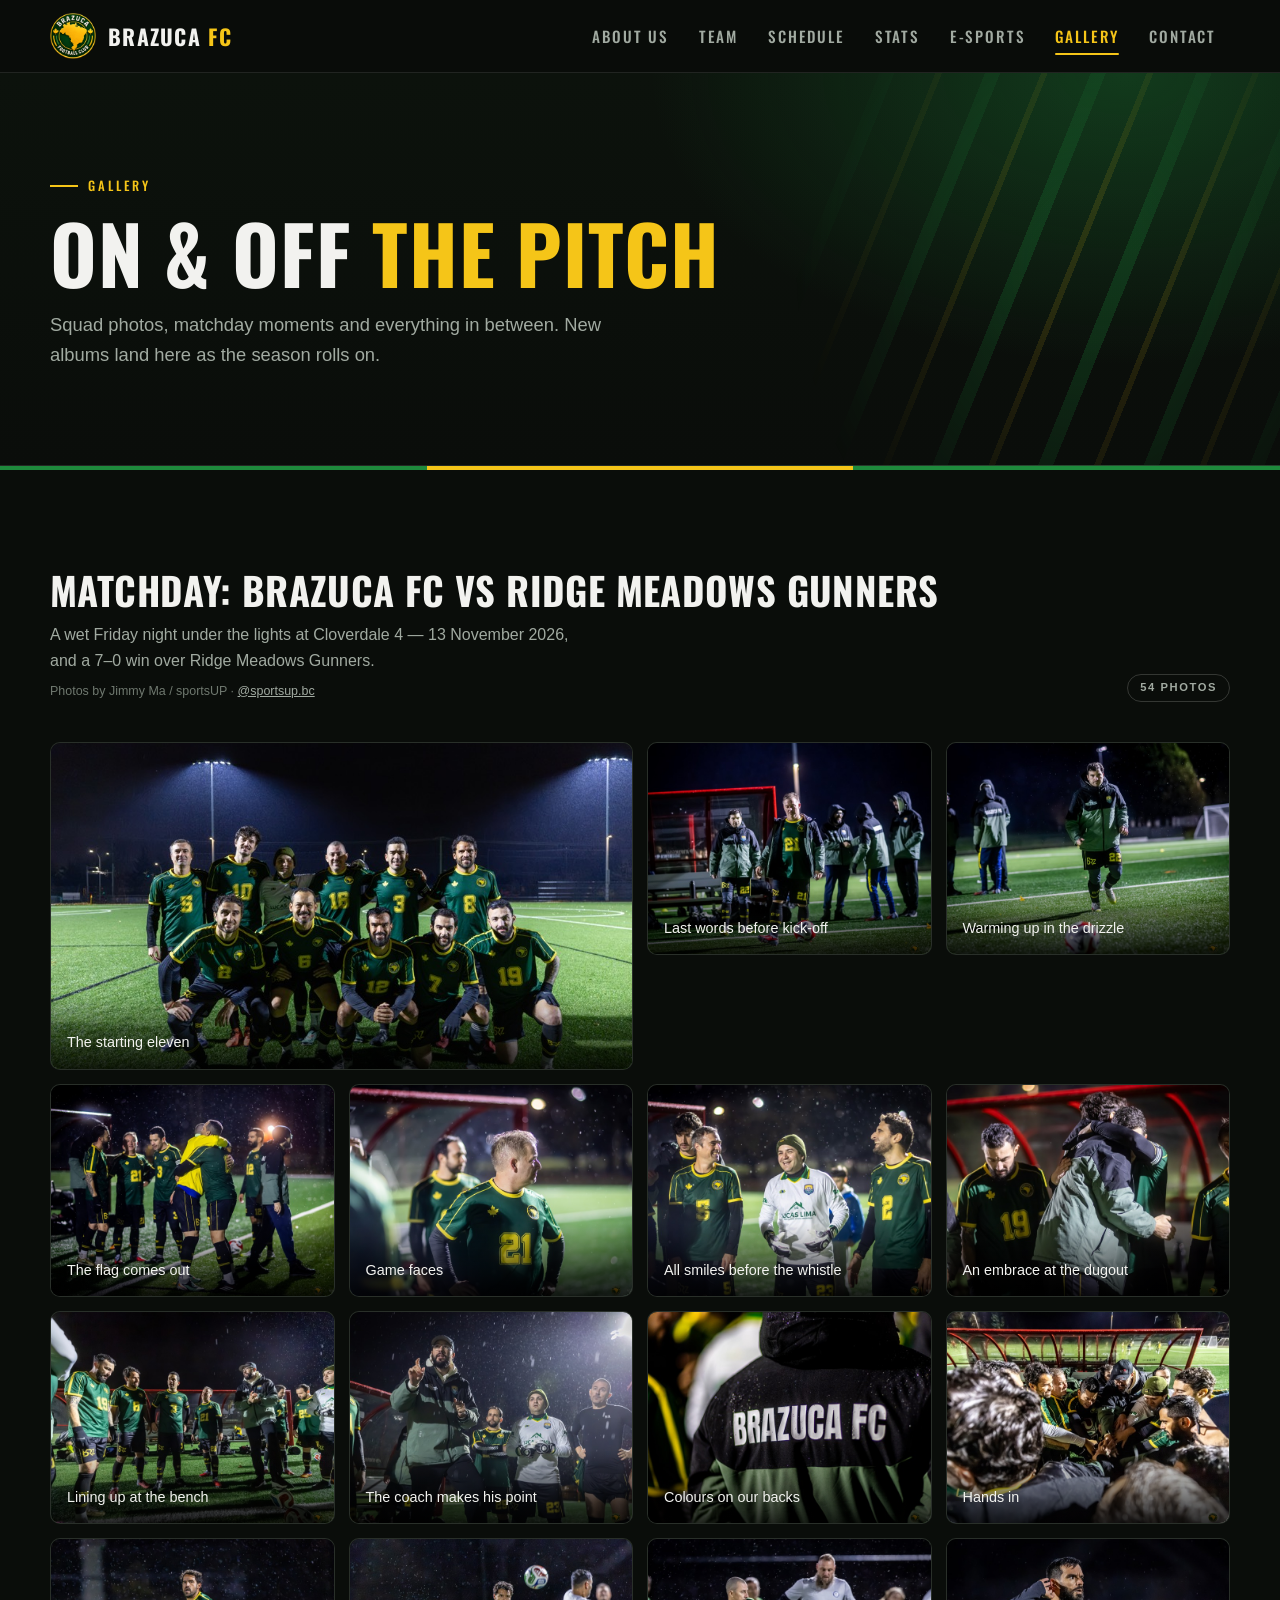
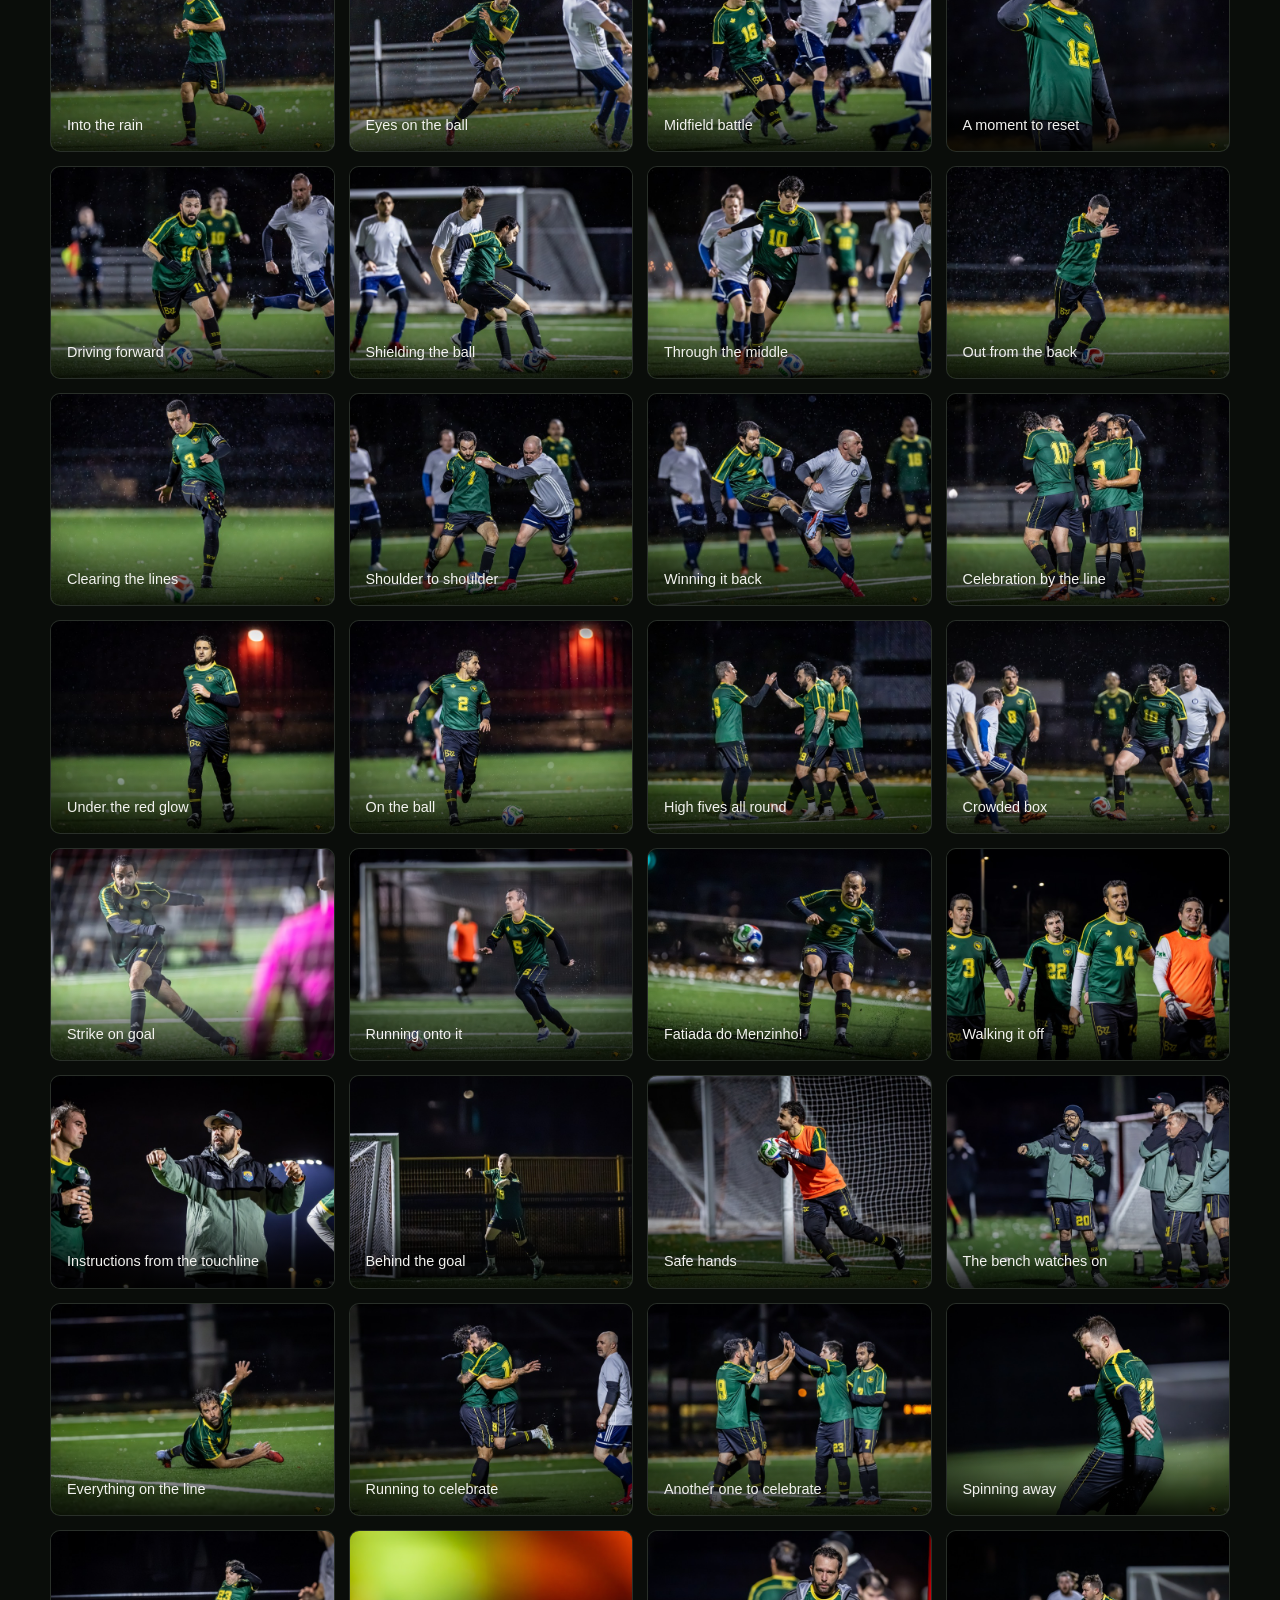
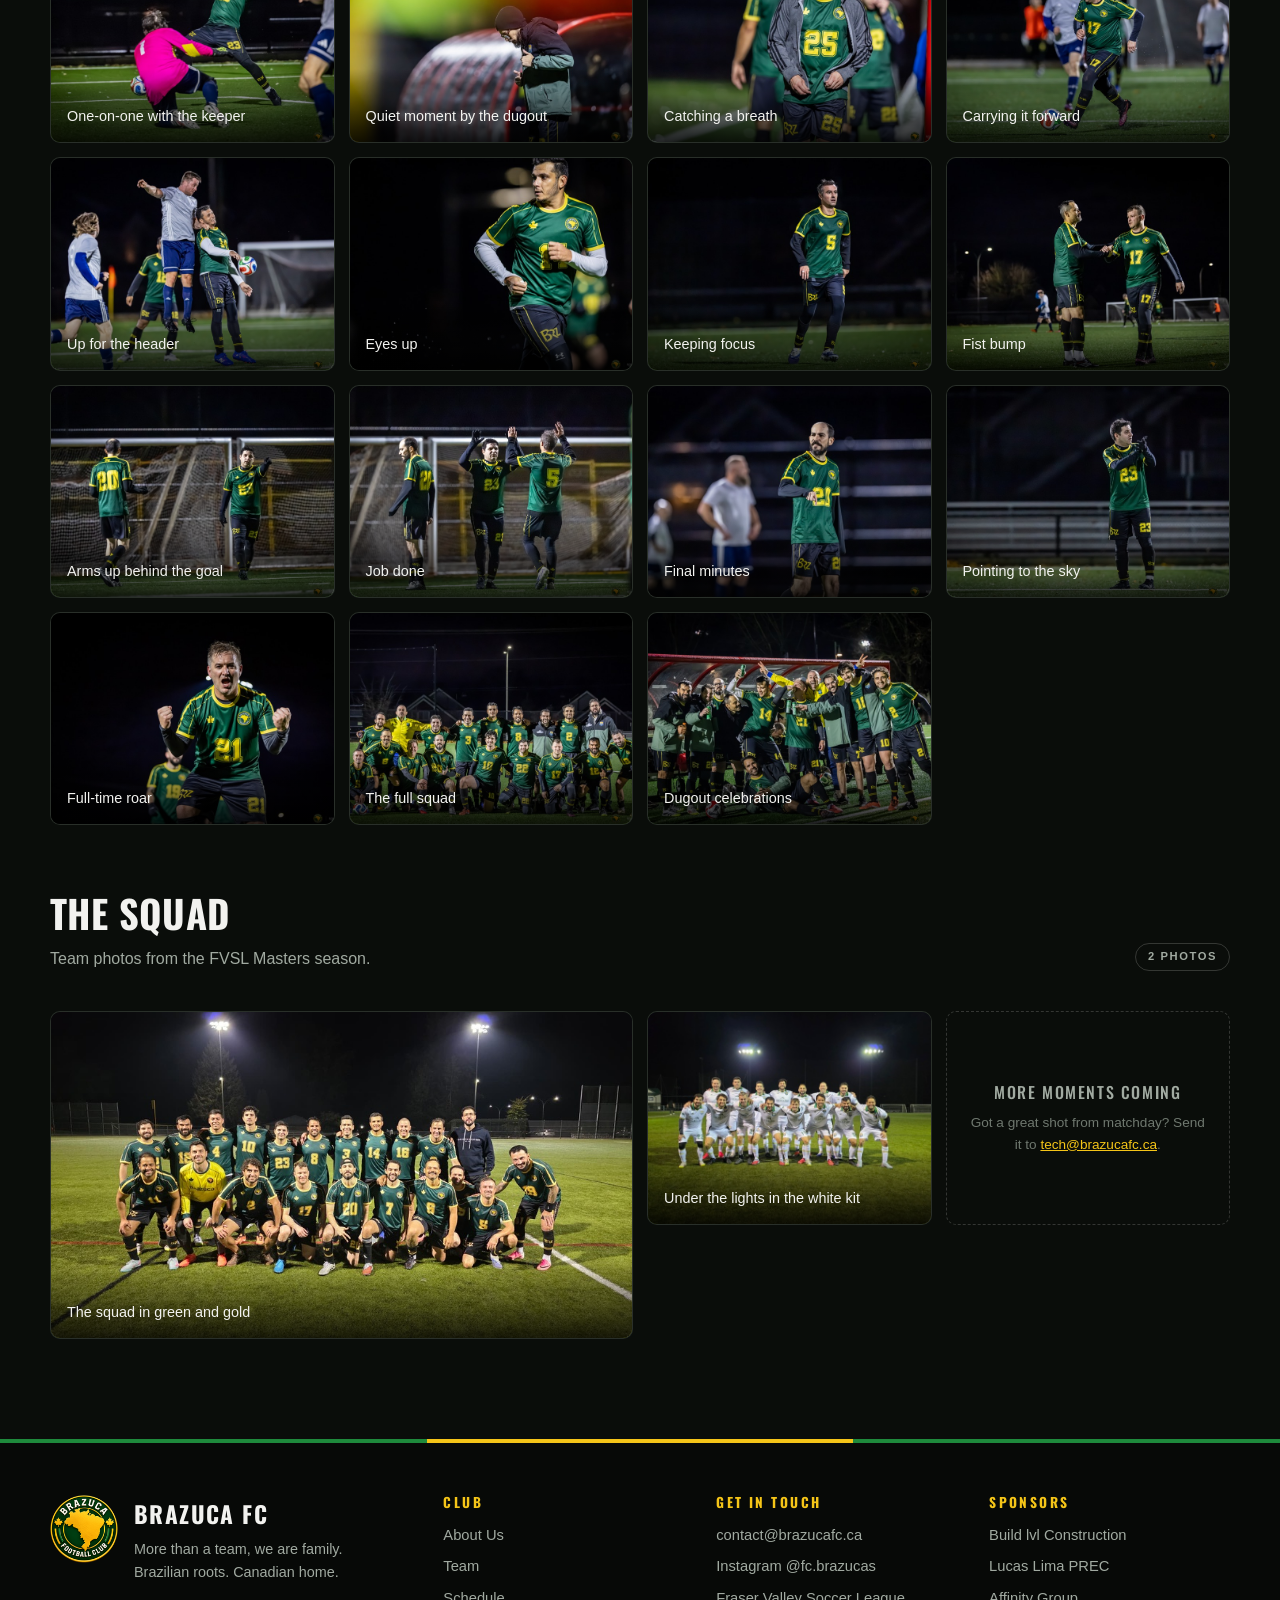
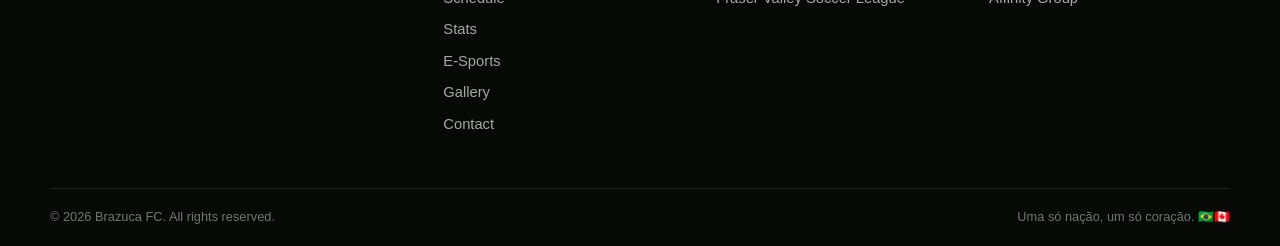
<file: gallery.html>
<!DOCTYPE html>
<html lang="en">
<head>
  <meta charset="utf-8">
  <meta name="viewport" content="width=device-width, initial-scale=1">
  <title>Gallery — Brazuca FC</title>
  <meta name="description" content="Photos of Brazuca FC on and off the pitch.">
  <meta name="theme-color" content="#0a0d0a">
  <link rel="canonical" href="https://brazucafc.ca/gallery.html">
  <link rel="icon" href="assets/img/crest-128.png" type="image/png">
  <link rel="apple-touch-icon" href="assets/img/crest-128.png">
  <meta property="og:type" content="website">
  <meta property="og:site_name" content="Brazuca FC">
  <meta property="og:title" content="Gallery — Brazuca FC">
  <meta property="og:description" content="Photos of Brazuca FC on and off the pitch.">
  <meta property="og:url" content="https://brazucafc.ca/gallery.html">
  <meta property="og:image" content="https://brazucafc.ca/assets/img/gallery/squad-green.jpeg">
  <meta name="twitter:card" content="summary_large_image">
  <link rel="preconnect" href="https://fonts.googleapis.com">
  <link rel="preconnect" href="https://fonts.gstatic.com" crossorigin>
  <link rel="stylesheet" href="https://fonts.googleapis.com/css2?family=Oswald:wght@400;500;600;700&amp;display=swap">
  <link rel="stylesheet" href="assets/css/site.css?v=b788a9ef">
  <script src="assets/js/site.js?v=d4a4a5c4" defer></script>
  <script data-goatcounter="https://brazucafc.goatcounter.com/count" async src="https://gc.zgo.at/count.js"></script>
</head>
<body>
  <a class="skip-link" href="#main">Skip to content</a>

  <header class="site-header">
    <div class="container nav-wrap">
      <a class="brand" href="index.html">
        <img class="brand-crest" src="assets/img/crest-128.png" alt="" width="46" height="46">
        <span class="brand-name">Brazuca <b>FC</b></span>
      </a>
      <button class="nav-toggle" type="button" aria-expanded="false" aria-controls="site-nav">
        <span class="visually-hidden">Menu</span>
        <span class="nav-toggle-bars" aria-hidden="true"></span>
      </button>
      <nav id="site-nav" class="site-nav" aria-label="Main">
        <ul>
          <li><a href="about.html">About Us</a></li>
          <li><a href="team.html">Team</a></li>
          <li><a href="schedule.html">Schedule</a></li>
          <li><a href="stats.html">Stats</a></li>
          <li><a href="esports.html">E-Sports</a></li>
          <li><a href="gallery.html" aria-current="page">Gallery</a></li>
          <li><a href="contact.html">Contact</a></li>
        </ul>
      </nav>
    </div>
  </header>

  <main id="main">
    <section class="page-hero" aria-labelledby="page-title">
      <div class="container">
        <p class="eyebrow">Gallery</p>
        <h1 class="page-title" id="page-title">On &amp; Off <span>the Pitch</span></h1>
        <p class="page-lead">Squad photos, matchday moments and everything in between. New albums land here as the season rolls on.</p>
      </div>
    </section>
    <div class="stripe" aria-hidden="true"><span></span><span></span><span></span></div>

    <section class="section">
      <div class="container" data-gallery>
        <p class="skeleton">Loading photos…</p>
      </div>
    </section>

    <dialog class="lightbox" data-lightbox aria-label="Photo viewer">
      <img alt="">
      <div class="lightbox-bar">
        <p class="lightbox-caption" data-lightbox-caption></p>
        <span class="lightbox-count" data-lightbox-count></span>
        <div class="lightbox-controls">
          <button class="icon-btn" type="button" data-lightbox-prev aria-label="Previous photo">‹</button>
          <button class="icon-btn" type="button" data-lightbox-next aria-label="Next photo">›</button>
          <button class="icon-btn" type="button" data-lightbox-close aria-label="Close photo viewer">✕</button>
        </div>
      </div>
    </dialog>
  </main>

  <footer class="site-footer">
    <div class="stripe" aria-hidden="true"><span></span><span></span><span></span></div>
    <div class="container footer-grid">
      <div class="footer-brand">
        <img src="assets/img/crest-128.png" alt="" width="68" height="68">
        <div>
          <strong>Brazuca FC</strong>
          <p>More than a team, we are family.<br>Brazilian roots. Canadian home.</p>
        </div>
      </div>
      <div>
        <h3>Club</h3>
        <ul>
          <li><a href="about.html">About Us</a></li>
          <li><a href="team.html">Team</a></li>
          <li><a href="schedule.html">Schedule</a></li>
          <li><a href="stats.html">Stats</a></li>
          <li><a href="esports.html">E-Sports</a></li>
          <li><a href="gallery.html">Gallery</a></li>
          <li><a href="contact.html">Contact</a></li>
        </ul>
      </div>
      <div>
        <h3>Get in touch</h3>
        <ul>
          <li><a href="mailto:contact@brazucafc.ca">contact@brazucafc.ca</a></li>
          <li><a href="https://www.instagram.com/fc.brazucas/" target="_blank" rel="noopener">Instagram @fc.brazucas</a></li>
          <li><a href="https://fraservalleysoccer.spappz.com/" target="_blank" rel="noopener">Fraser Valley Soccer League</a></li>
        </ul>
      </div>
      <div>
        <h3>Sponsors</h3>
        <ul>
          <li><a href="https://buildlvl.ca/" target="_blank" rel="noopener">Build lvl Construction</a></li>
          <li><a href="https://lucaslimarealtor.com" target="_blank" rel="noopener">Lucas Lima PREC</a></li>
          <li><a href="https://www.affinity-group.ca/?utm_source=brazucafc.ca&amp;utm_medium=referral&amp;utm_campaign=brazuca-fc-sponsorship&amp;utm_content=footer" target="_blank" rel="noopener">Affinity Group</a></li>
        </ul>
      </div>
    </div>
    <div class="container footer-base">
      <span>&copy; <span data-year>2026</span> Brazuca FC. All rights reserved.</span>
      <span lang="pt-BR">Uma só nação, um só coração. 🇧🇷🇨🇦</span>
    </div>
  </footer>
</body>
</html>
</file>
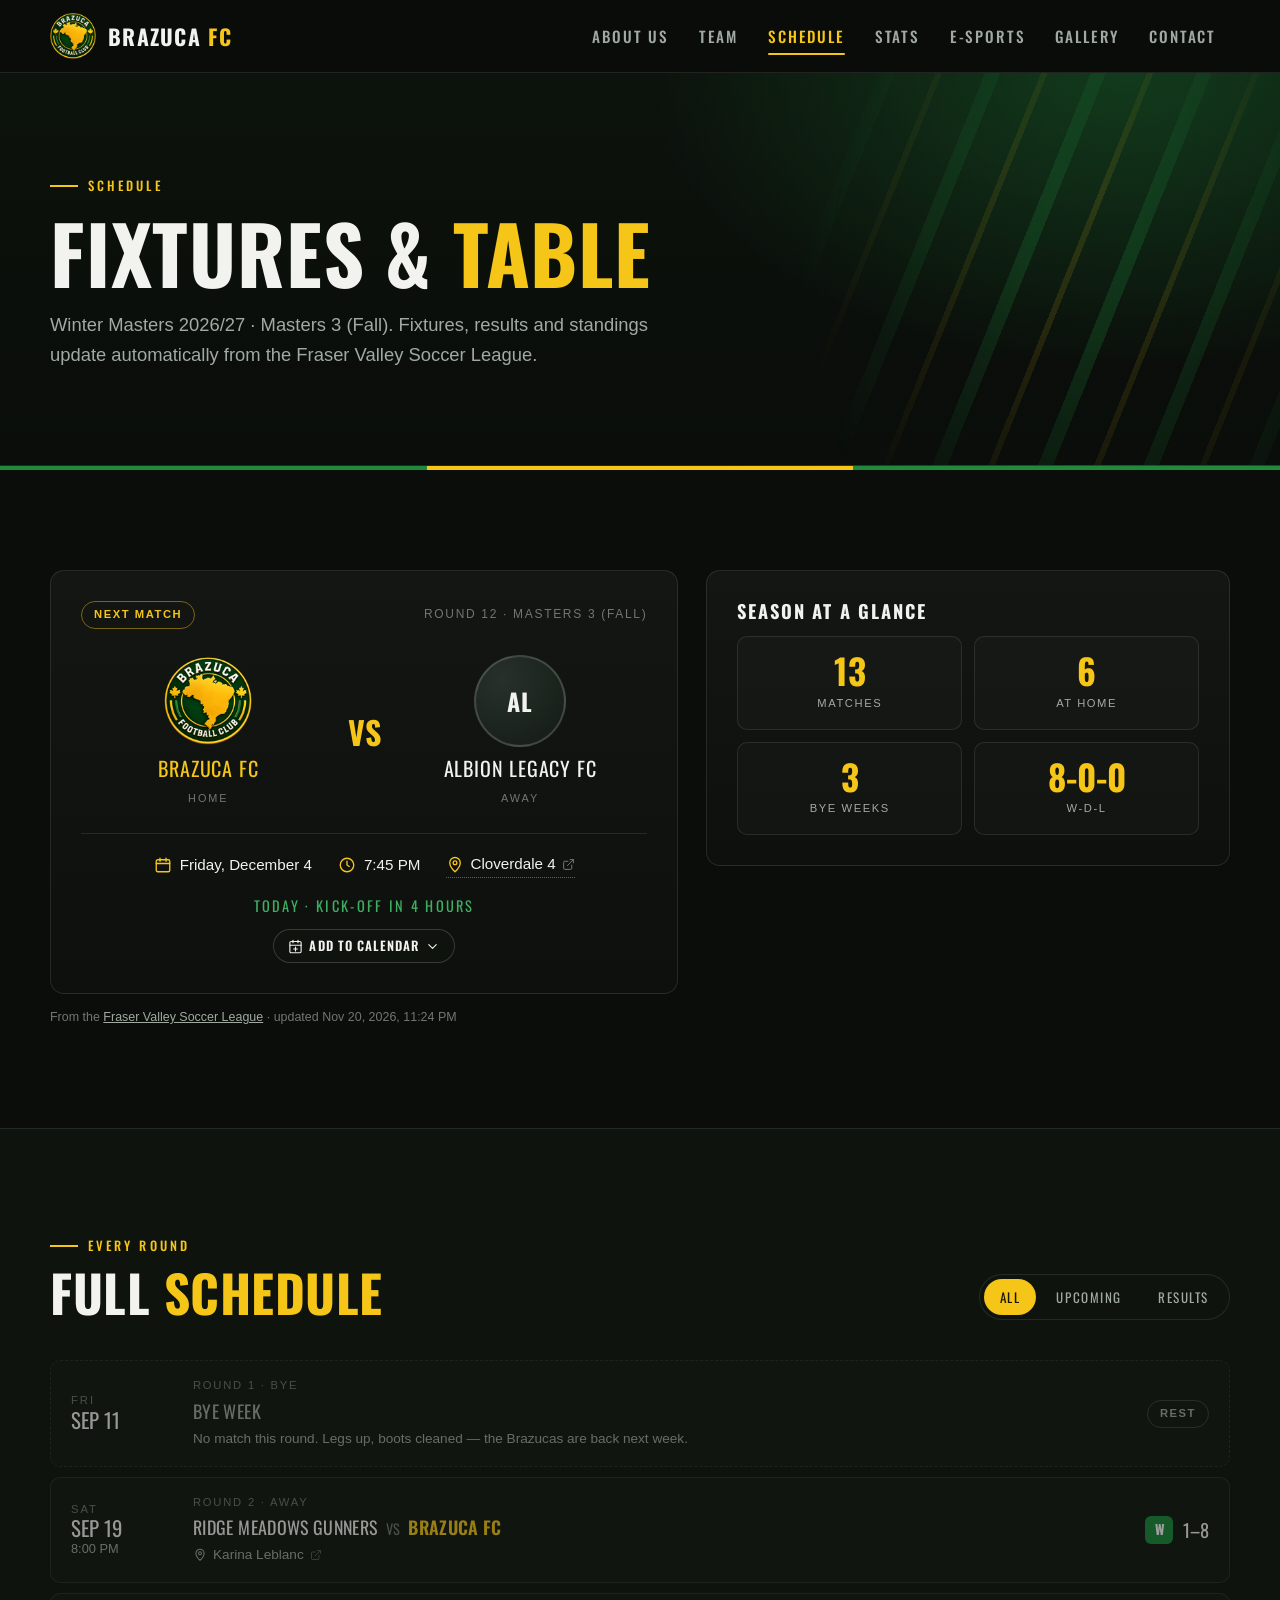
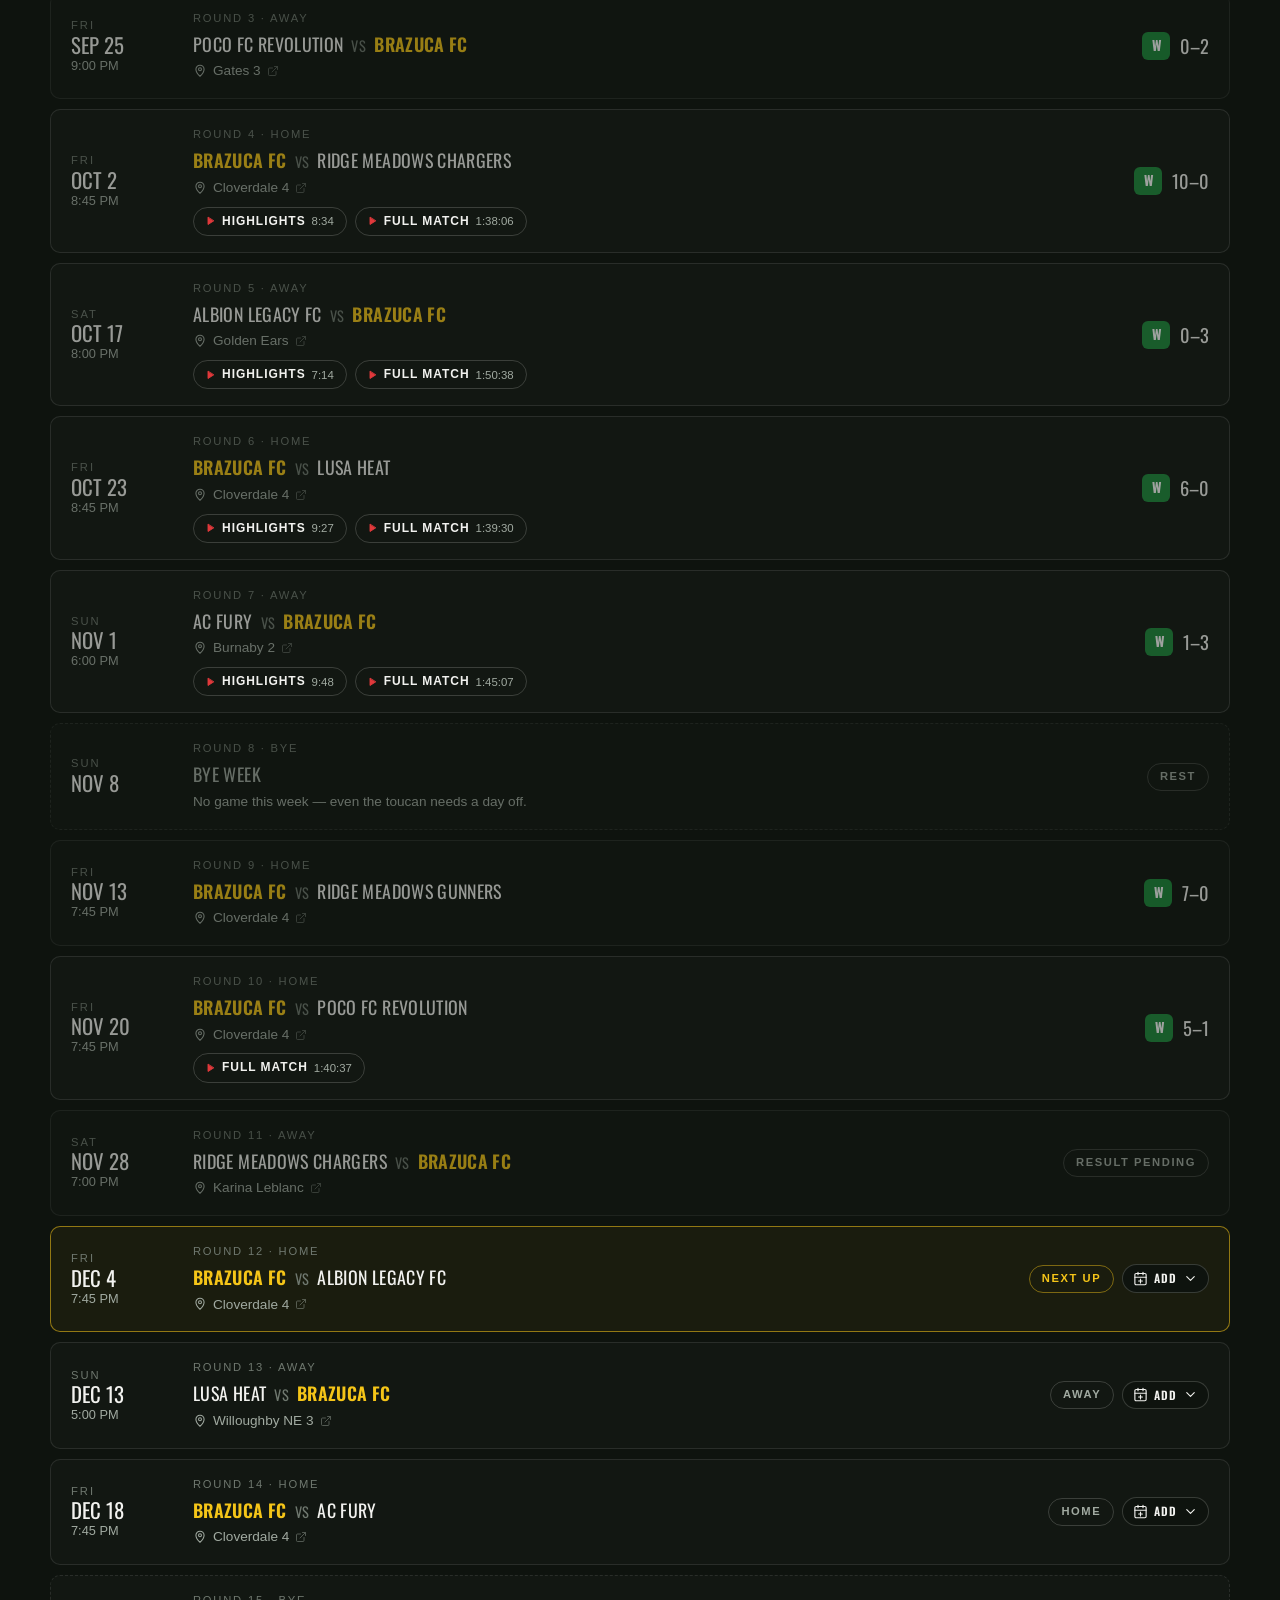
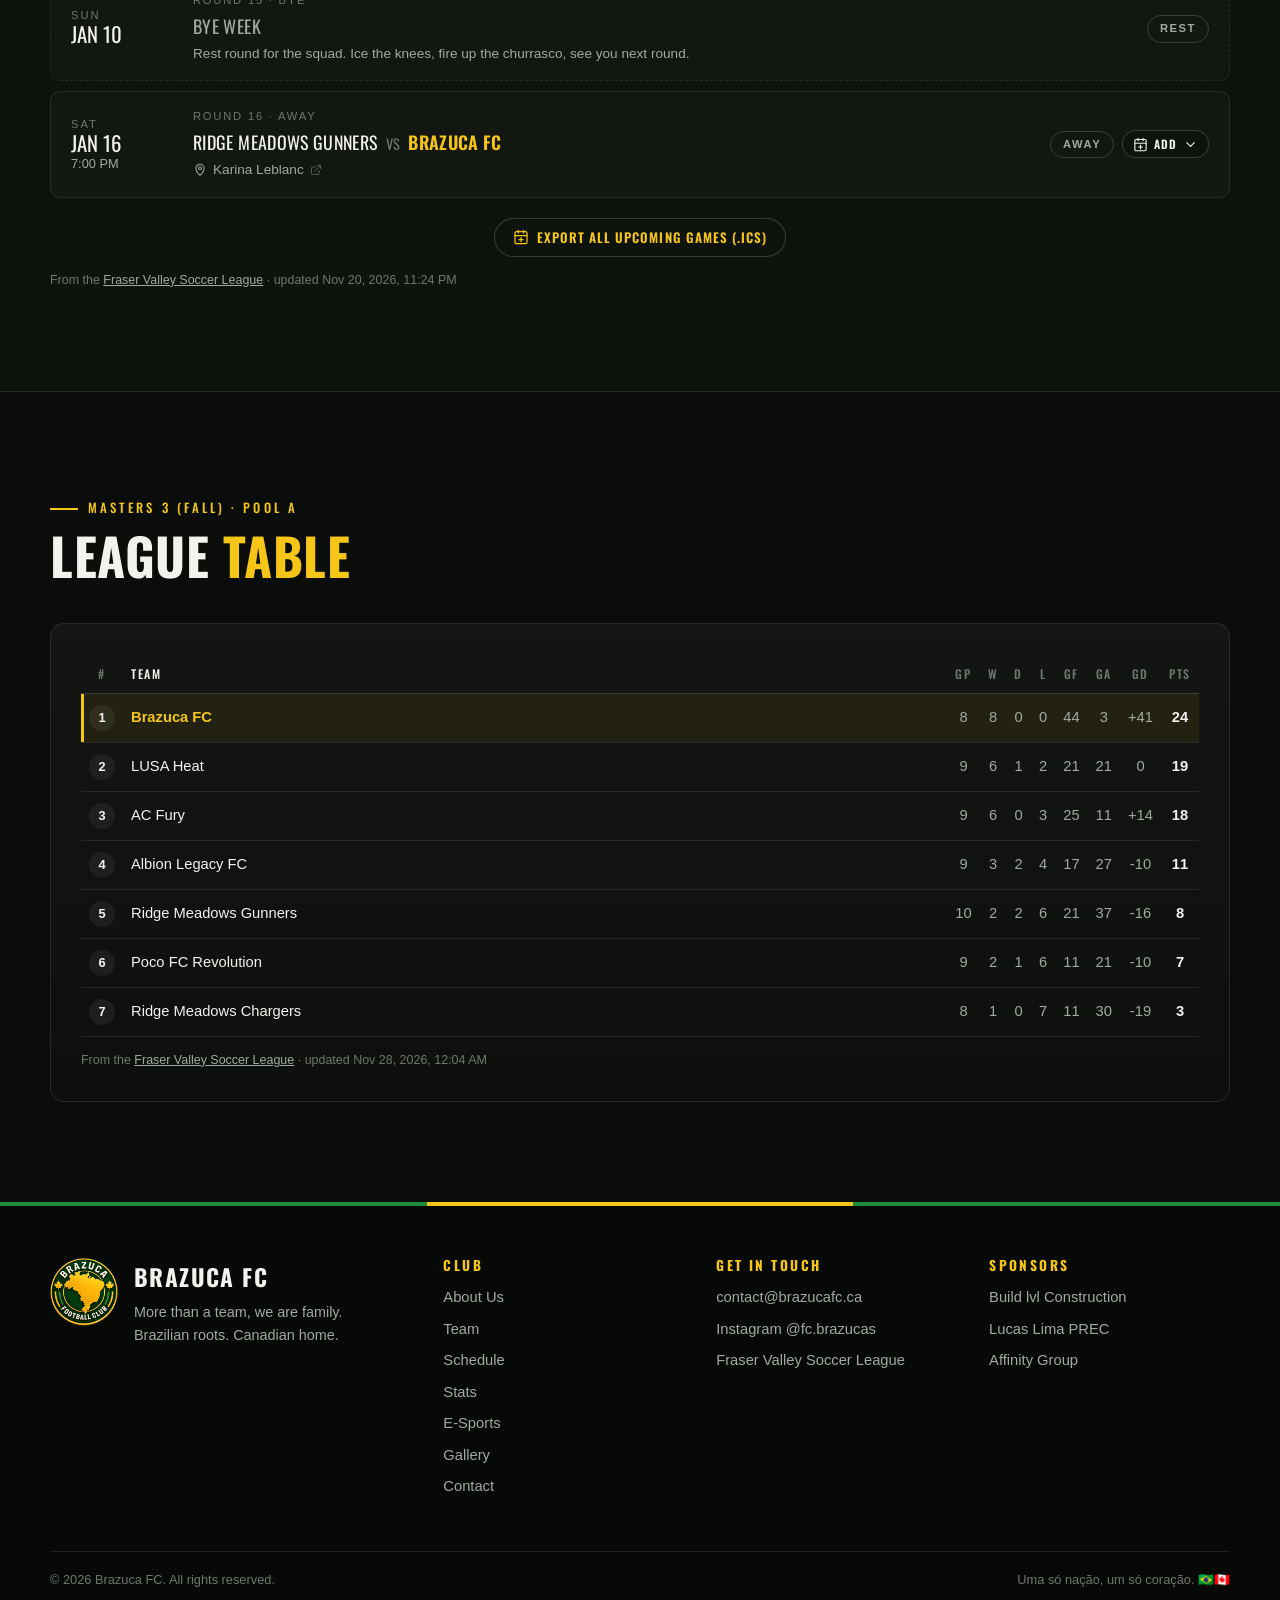
<file: schedule.html>
<!DOCTYPE html>
<html lang="en">
<head>
  <meta charset="utf-8">
  <meta name="viewport" content="width=device-width, initial-scale=1">
  <title>Schedule & Standings — Brazuca FC</title>
  <meta name="description" content="Brazuca FC fixtures, results and the FVSL Masters 3 league table, updated automatically from the league.">
  <meta name="theme-color" content="#0a0d0a">
  <link rel="canonical" href="https://brazucafc.ca/schedule.html">
  <link rel="icon" href="assets/img/crest-128.png" type="image/png">
  <link rel="apple-touch-icon" href="assets/img/crest-128.png">
  <meta property="og:type" content="website">
  <meta property="og:site_name" content="Brazuca FC">
  <meta property="og:title" content="Schedule & Standings — Brazuca FC">
  <meta property="og:description" content="Brazuca FC fixtures, results and the FVSL Masters 3 league table, updated automatically from the league.">
  <meta property="og:url" content="https://brazucafc.ca/schedule.html">
  <meta property="og:image" content="https://brazucafc.ca/assets/img/gallery/squad-green.jpeg">
  <meta name="twitter:card" content="summary_large_image">
  <link rel="preconnect" href="https://fonts.googleapis.com">
  <link rel="preconnect" href="https://fonts.gstatic.com" crossorigin>
  <link rel="stylesheet" href="https://fonts.googleapis.com/css2?family=Oswald:wght@400;500;600;700&amp;display=swap">
  <link rel="stylesheet" href="assets/css/site.css?v=b788a9ef">
  <script src="assets/js/site.js?v=d4a4a5c4" defer></script>
  <script data-goatcounter="https://brazucafc.goatcounter.com/count" async src="https://gc.zgo.at/count.js"></script>
</head>
<body>
  <a class="skip-link" href="#main">Skip to content</a>

  <header class="site-header">
    <div class="container nav-wrap">
      <a class="brand" href="index.html">
        <img class="brand-crest" src="assets/img/crest-128.png" alt="" width="46" height="46">
        <span class="brand-name">Brazuca <b>FC</b></span>
      </a>
      <button class="nav-toggle" type="button" aria-expanded="false" aria-controls="site-nav">
        <span class="visually-hidden">Menu</span>
        <span class="nav-toggle-bars" aria-hidden="true"></span>
      </button>
      <nav id="site-nav" class="site-nav" aria-label="Main">
        <ul>
          <li><a href="about.html">About Us</a></li>
          <li><a href="team.html">Team</a></li>
          <li><a href="schedule.html" aria-current="page">Schedule</a></li>
          <li><a href="stats.html">Stats</a></li>
          <li><a href="esports.html">E-Sports</a></li>
          <li><a href="gallery.html">Gallery</a></li>
          <li><a href="contact.html">Contact</a></li>
        </ul>
      </nav>
    </div>
  </header>

  <main id="main">
    <section class="page-hero" aria-labelledby="page-title">
      <div class="container">
        <p class="eyebrow">Schedule</p>
        <h1 class="page-title" id="page-title">Fixtures &amp; <span>Table</span></h1>
        <p class="page-lead">Winter Masters 2026/27 · Masters 3 (Fall). Fixtures, results and standings update automatically from the Fraser Valley Soccer League.</p>
      </div>
    </section>
    <div class="stripe" aria-hidden="true"><span></span><span></span><span></span></div>

    <section class="section" aria-label="Next match">
      <div class="container grid-matchday">
        <div data-next-match aria-live="polite"><div class="card skeleton">Loading the next match…</div></div>
        <div class="card">
          <h2 class="card-title">Season at a glance</h2>
          <div class="stats stats--4" data-season-summary></div>
        </div>
      </div>
    </section>

    <section class="section section--alt" aria-labelledby="fixtures-title" data-schedule>
      <div class="container">
        <div class="section-head">
          <div>
            <p class="eyebrow">Every round</p>
            <h2 class="section-title" id="fixtures-title">Full <span>Schedule</span></h2>
          </div>
          <div class="filter-bar" role="group" aria-label="Filter fixtures">
            <button type="button" data-filter="all" aria-pressed="true">All</button>
            <button type="button" data-filter="upcoming" aria-pressed="false">Upcoming</button>
            <button type="button" data-filter="results" aria-pressed="false">Results</button>
          </div>
        </div>
        <ol class="fixtures" data-fixtures><li class="skeleton">Loading fixtures…</li></ol>
        <div data-schedule-note></div>
      </div>
    </section>

    <section class="section" id="standings" aria-labelledby="standings-title">
      <div class="container">
        <div class="section-head">
          <div>
            <p class="eyebrow">Masters 3 (Fall) · Pool A</p>
            <h2 class="section-title" id="standings-title">League <span>Table</span></h2>
          </div>
        </div>
        <div class="card" data-standings="full"><p class="skeleton">Loading standings…</p></div>
      </div>
    </section>
  </main>

  <footer class="site-footer">
    <div class="stripe" aria-hidden="true"><span></span><span></span><span></span></div>
    <div class="container footer-grid">
      <div class="footer-brand">
        <img src="assets/img/crest-128.png" alt="" width="68" height="68">
        <div>
          <strong>Brazuca FC</strong>
          <p>More than a team, we are family.<br>Brazilian roots. Canadian home.</p>
        </div>
      </div>
      <div>
        <h3>Club</h3>
        <ul>
          <li><a href="about.html">About Us</a></li>
          <li><a href="team.html">Team</a></li>
          <li><a href="schedule.html">Schedule</a></li>
          <li><a href="stats.html">Stats</a></li>
          <li><a href="esports.html">E-Sports</a></li>
          <li><a href="gallery.html">Gallery</a></li>
          <li><a href="contact.html">Contact</a></li>
        </ul>
      </div>
      <div>
        <h3>Get in touch</h3>
        <ul>
          <li><a href="mailto:contact@brazucafc.ca">contact@brazucafc.ca</a></li>
          <li><a href="https://www.instagram.com/fc.brazucas/" target="_blank" rel="noopener">Instagram @fc.brazucas</a></li>
          <li><a href="https://fraservalleysoccer.spappz.com/" target="_blank" rel="noopener">Fraser Valley Soccer League</a></li>
        </ul>
      </div>
      <div>
        <h3>Sponsors</h3>
        <ul>
          <li><a href="https://buildlvl.ca/" target="_blank" rel="noopener">Build lvl Construction</a></li>
          <li><a href="https://lucaslimarealtor.com" target="_blank" rel="noopener">Lucas Lima PREC</a></li>
          <li><a href="https://www.affinity-group.ca/?utm_source=brazucafc.ca&amp;utm_medium=referral&amp;utm_campaign=brazuca-fc-sponsorship&amp;utm_content=footer" target="_blank" rel="noopener">Affinity Group</a></li>
        </ul>
      </div>
    </div>
    <div class="container footer-base">
      <span>&copy; <span data-year>2026</span> Brazuca FC. All rights reserved.</span>
      <span lang="pt-BR">Uma só nação, um só coração. 🇧🇷🇨🇦</span>
    </div>
  </footer>
</body>
</html>
</file>
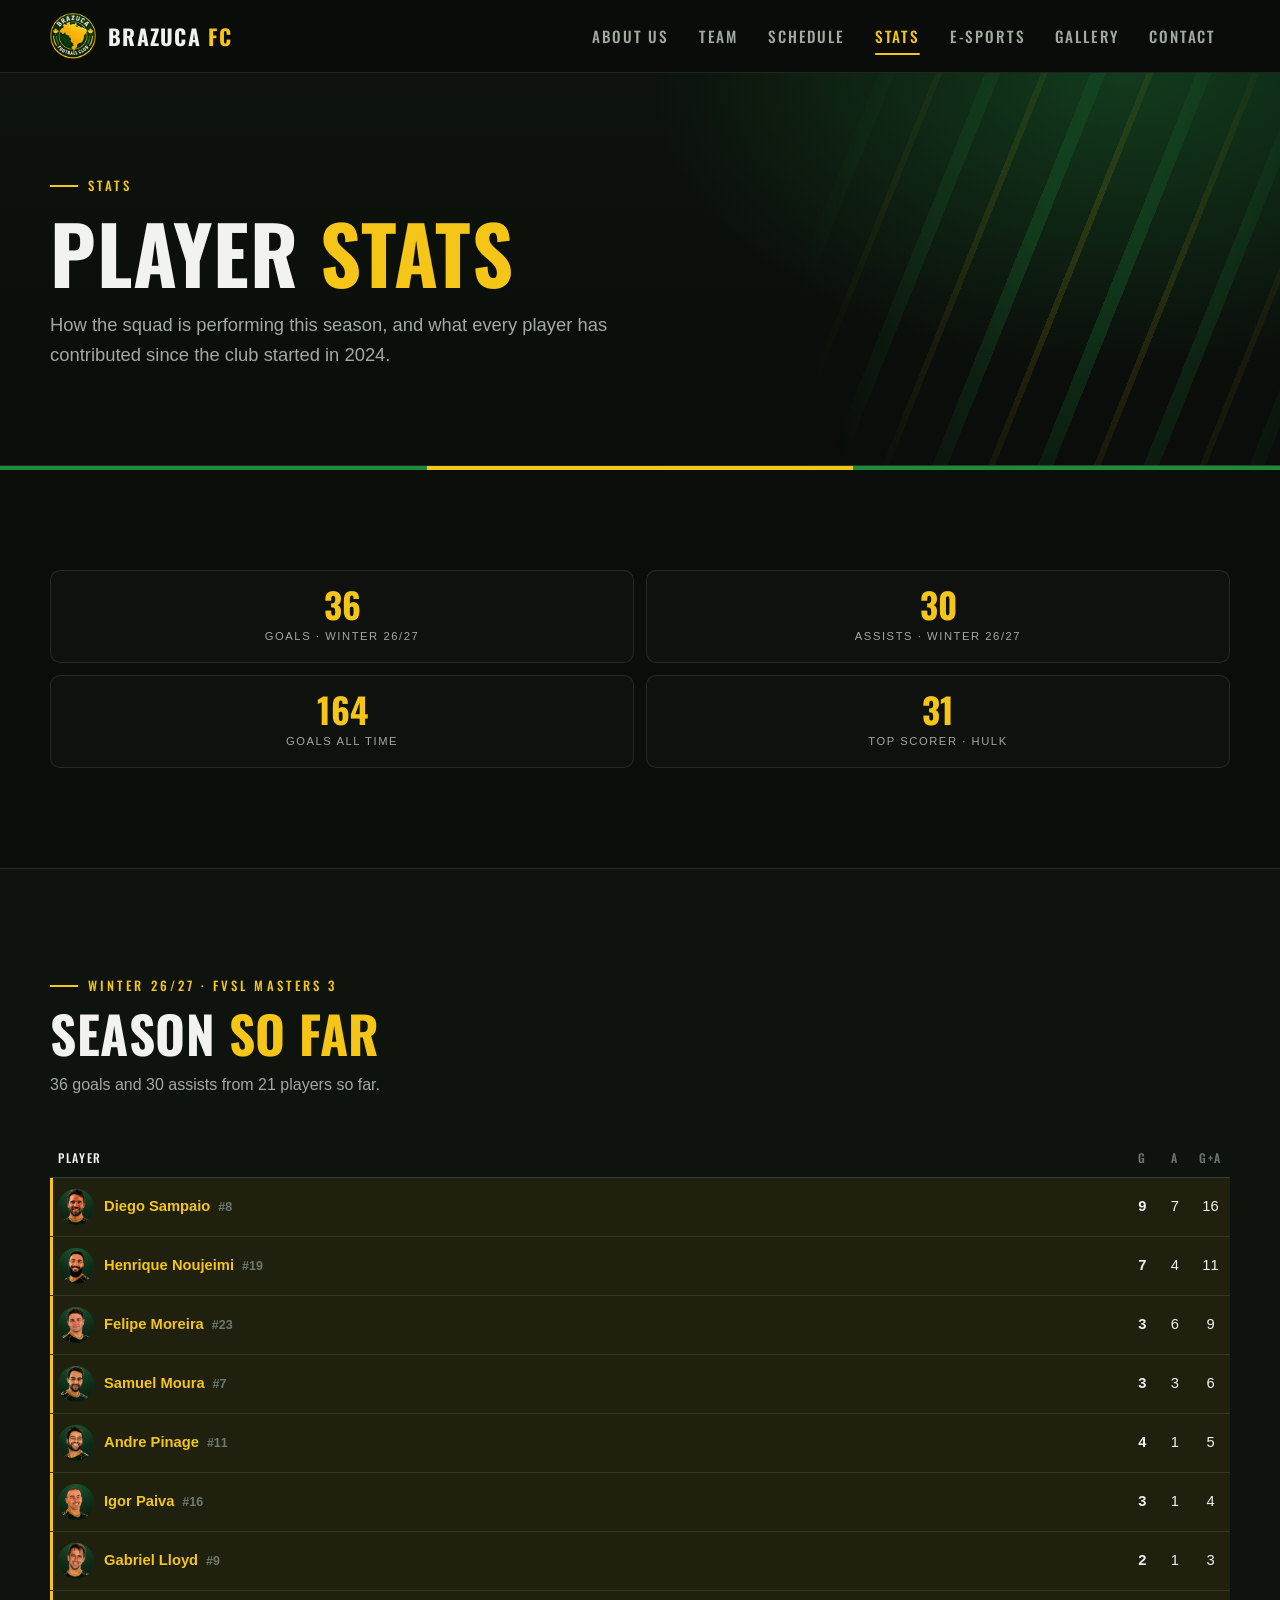
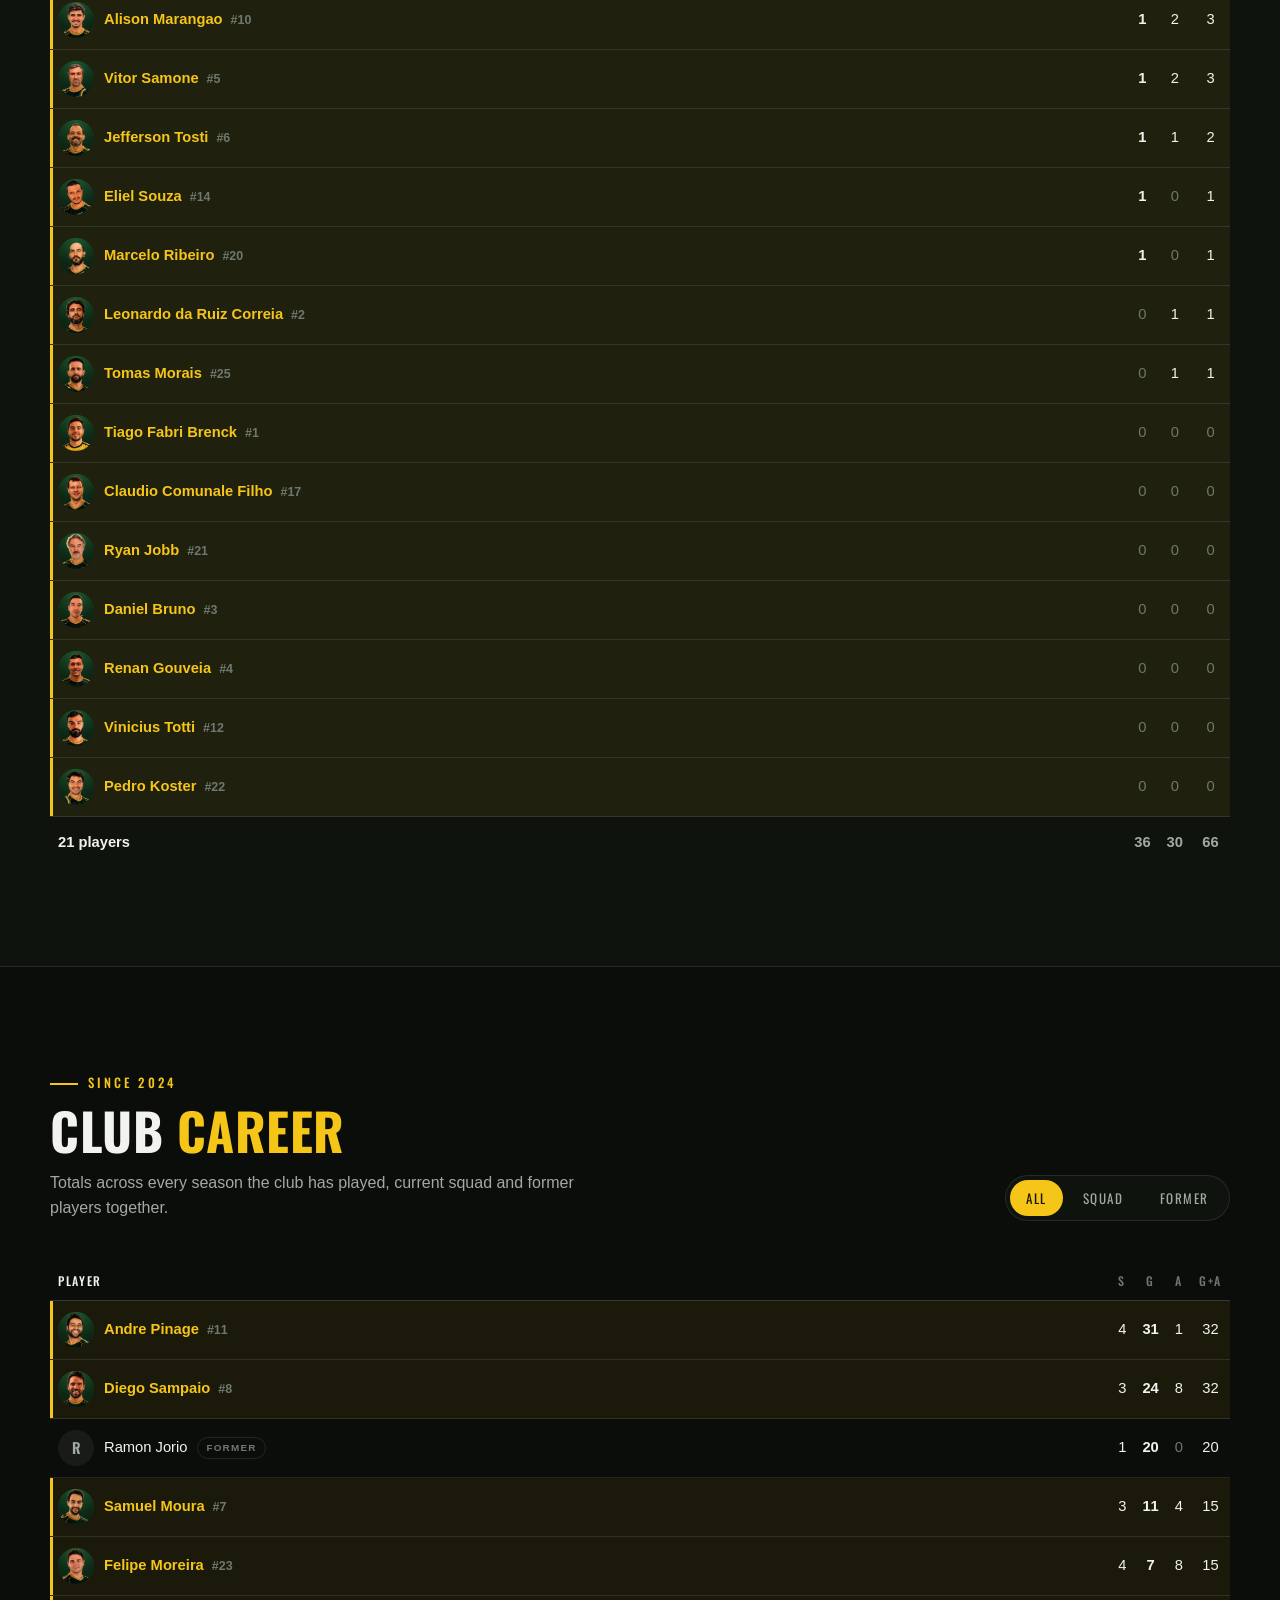
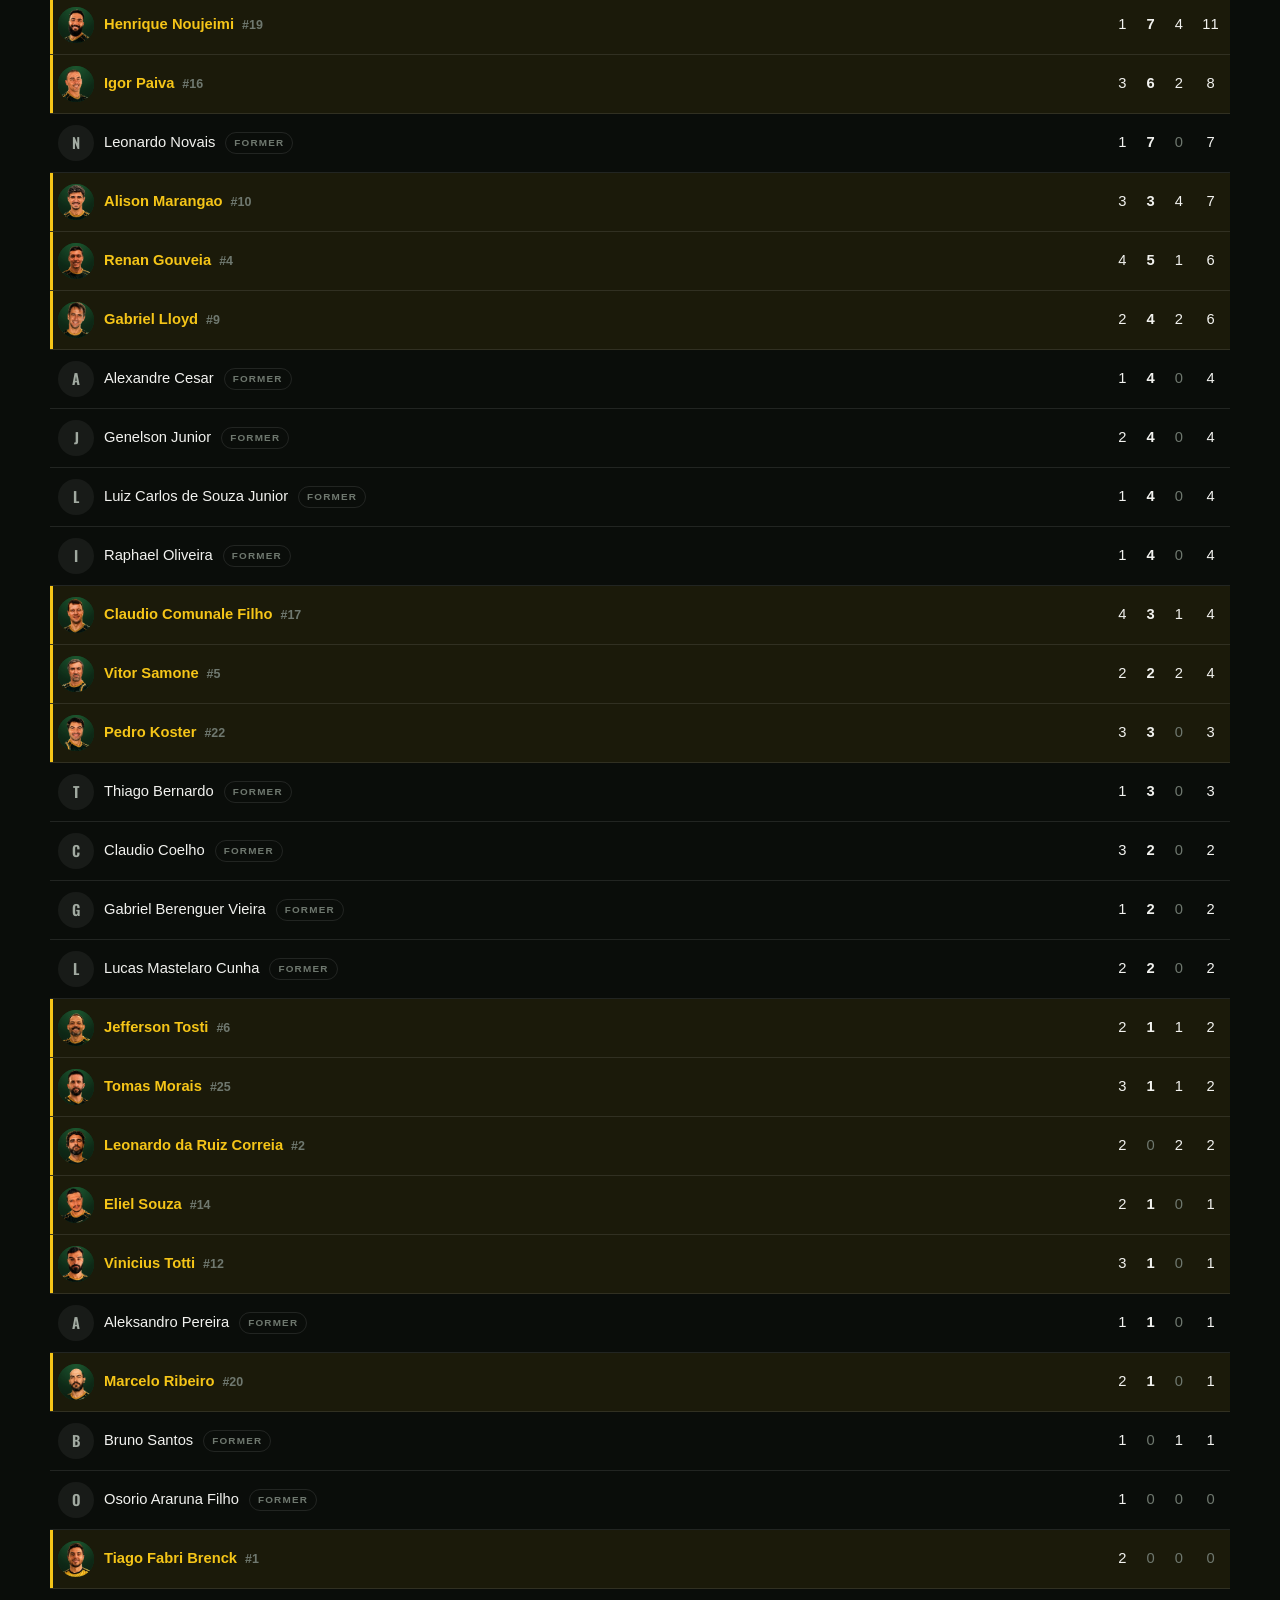
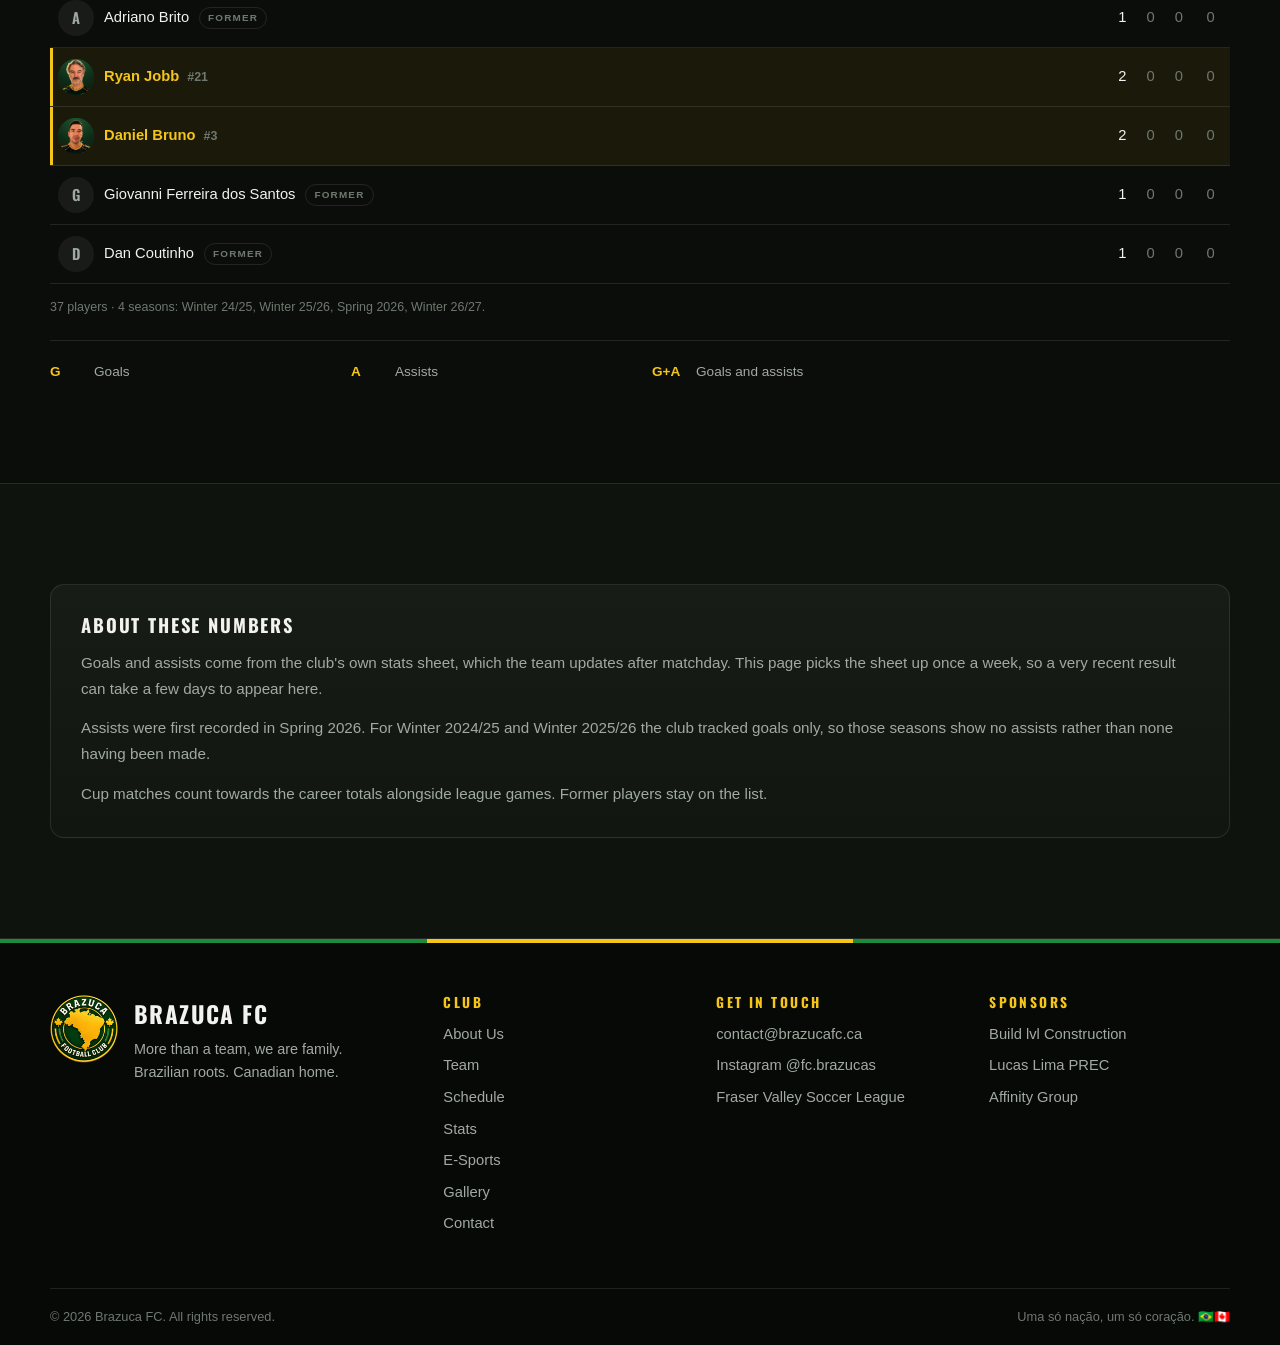
<file: stats.html>
<!DOCTYPE html>
<html lang="en">
<head>
  <meta charset="utf-8">
  <meta name="viewport" content="width=device-width, initial-scale=1">
  <title>Stats — Brazuca FC</title>
  <meta name="description" content="Brazuca FC all-time goal scorers by season, plus detailed player stats from the Spring 2026 season.">
  <meta name="theme-color" content="#0a0d0a">
  <link rel="canonical" href="https://brazucafc.ca/stats.html">
  <link rel="icon" href="assets/img/crest-128.png" type="image/png">
  <link rel="apple-touch-icon" href="assets/img/crest-128.png">
  <meta property="og:type" content="website">
  <meta property="og:site_name" content="Brazuca FC">
  <meta property="og:title" content="Stats — Brazuca FC">
  <meta property="og:description" content="Brazuca FC all-time goal scorers by season, plus detailed player stats from the Spring 2026 season.">
  <meta property="og:url" content="https://brazucafc.ca/stats.html">
  <meta property="og:image" content="https://brazucafc.ca/assets/img/gallery/squad-green.jpeg">
  <meta name="twitter:card" content="summary_large_image">
  <link rel="preconnect" href="https://fonts.googleapis.com">
  <link rel="preconnect" href="https://fonts.gstatic.com" crossorigin>
  <link rel="stylesheet" href="https://fonts.googleapis.com/css2?family=Oswald:wght@400;500;600;700&amp;display=swap">
  <link rel="stylesheet" href="assets/css/site.css?v=b788a9ef">
  <script src="assets/js/site.js?v=d4a4a5c4" defer></script>
  <script src="assets/js/stats.js?v=8316409d" defer></script>
  <script data-goatcounter="https://brazucafc.goatcounter.com/count" async src="https://gc.zgo.at/count.js"></script>
</head>
<body>
  <a class="skip-link" href="#main">Skip to content</a>

  <header class="site-header">
    <div class="container nav-wrap">
      <a class="brand" href="index.html">
        <img class="brand-crest" src="assets/img/crest-128.png" alt="" width="46" height="46">
        <span class="brand-name">Brazuca <b>FC</b></span>
      </a>
      <button class="nav-toggle" type="button" aria-expanded="false" aria-controls="site-nav">
        <span class="visually-hidden">Menu</span>
        <span class="nav-toggle-bars" aria-hidden="true"></span>
      </button>
      <nav id="site-nav" class="site-nav" aria-label="Main">
        <ul>
          <li><a href="about.html">About Us</a></li>
          <li><a href="team.html">Team</a></li>
          <li><a href="schedule.html">Schedule</a></li>
          <li><a href="stats.html" aria-current="page">Stats</a></li>
          <li><a href="esports.html">E-Sports</a></li>
          <li><a href="gallery.html">Gallery</a></li>
          <li><a href="contact.html">Contact</a></li>
        </ul>
      </nav>
    </div>
  </header>

  <main id="main">
    <section class="page-hero" aria-labelledby="page-title">
      <div class="container">
        <p class="eyebrow">Stats</p>
        <h1 class="page-title" id="page-title">Player <span>Stats</span></h1>
        <p class="page-lead">How the squad is performing this season, and what every player has contributed since the club started in 2024.</p>
      </div>
    </section>
    <div class="stripe" aria-hidden="true"><span></span><span></span><span></span></div>

    <section class="section" aria-label="Club totals">
      <div class="container">
        <div class="stats stats--4" data-stats-summary>
          <p class="skeleton">Loading stats…</p>
        </div>
      </div>
    </section>

    <section class="section section--alt" aria-labelledby="season-title">
      <div class="container">
        <div class="section-head">
          <div>
            <p class="eyebrow" data-stats-season-eyebrow>This season</p>
            <h2 class="section-title" id="season-title">Season <span>So Far</span></h2>
            <p class="section-lead" data-stats-season-lead>Every player's record in the current campaign.</p>
          </div>
        </div>
        <div data-stats-season><p class="skeleton">Loading stats…</p></div>
      </div>
    </section>

    <section class="section" aria-labelledby="alltime-title">
      <div class="container">
        <div class="section-head">
          <div>
            <p class="eyebrow">Since 2024</p>
            <h2 class="section-title" id="alltime-title">Club <span>Career</span></h2>
            <p class="section-lead" data-stats-alltime-lead>Totals across every season the club has played, current squad and former players together.</p>
          </div>
          <div class="filter-bar" role="group" aria-label="Filter players">
            <button type="button" data-stats-filter="all" aria-pressed="true">All</button>
            <button type="button" data-stats-filter="squad" aria-pressed="false">Squad</button>
            <button type="button" data-stats-filter="former" aria-pressed="false">Former</button>
          </div>
        </div>
        <div data-stats-alltime><p class="skeleton">Loading stats…</p></div>
        <dl class="legend" data-stats-legend></dl>
      </div>
    </section>

    <section class="section section--alt" aria-labelledby="note-title">
      <div class="container">
        <div class="card disclaimer">
          <h2 class="card-title" id="note-title">About these numbers</h2>
          <p>Goals and assists come from the club's own stats sheet, which the team updates after matchday. This page picks the sheet up once a week, so a very recent result can take a few days to appear here.</p>
          <p>Assists were first recorded in Spring 2026. For Winter 2024/25 and Winter 2025/26 the club tracked goals only, so those seasons show no assists rather than none having been made.</p>
          <p>Cup matches count towards the career totals alongside league games. Former players stay on the list.</p>
        </div>
      </div>
    </section>
  </main>

  <footer class="site-footer">
    <div class="stripe" aria-hidden="true"><span></span><span></span><span></span></div>
    <div class="container footer-grid">
      <div class="footer-brand">
        <img src="assets/img/crest-128.png" alt="" width="68" height="68">
        <div>
          <strong>Brazuca FC</strong>
          <p>More than a team, we are family.<br>Brazilian roots. Canadian home.</p>
        </div>
      </div>
      <div>
        <h3>Club</h3>
        <ul>
          <li><a href="about.html">About Us</a></li>
          <li><a href="team.html">Team</a></li>
          <li><a href="schedule.html">Schedule</a></li>
          <li><a href="stats.html">Stats</a></li>
          <li><a href="esports.html">E-Sports</a></li>
          <li><a href="gallery.html">Gallery</a></li>
          <li><a href="contact.html">Contact</a></li>
        </ul>
      </div>
      <div>
        <h3>Get in touch</h3>
        <ul>
          <li><a href="mailto:contact@brazucafc.ca">contact@brazucafc.ca</a></li>
          <li><a href="https://www.instagram.com/fc.brazucas/" target="_blank" rel="noopener">Instagram @fc.brazucas</a></li>
          <li><a href="https://fraservalleysoccer.spappz.com/" target="_blank" rel="noopener">Fraser Valley Soccer League</a></li>
        </ul>
      </div>
      <div>
        <h3>Sponsors</h3>
        <ul>
          <li><a href="https://buildlvl.ca/" target="_blank" rel="noopener">Build lvl Construction</a></li>
          <li><a href="https://lucaslimarealtor.com" target="_blank" rel="noopener">Lucas Lima PREC</a></li>
          <li><a href="https://www.affinity-group.ca/?utm_source=brazucafc.ca&amp;utm_medium=referral&amp;utm_campaign=brazuca-fc-sponsorship&amp;utm_content=footer" target="_blank" rel="noopener">Affinity Group</a></li>
        </ul>
      </div>
    </div>
    <div class="container footer-base">
      <span>&copy; <span data-year>2026</span> Brazuca FC. All rights reserved.</span>
      <span lang="pt-BR">Uma só nação, um só coração. 🇧🇷🇨🇦</span>
    </div>
  </footer>
</body>
</html>
</file>
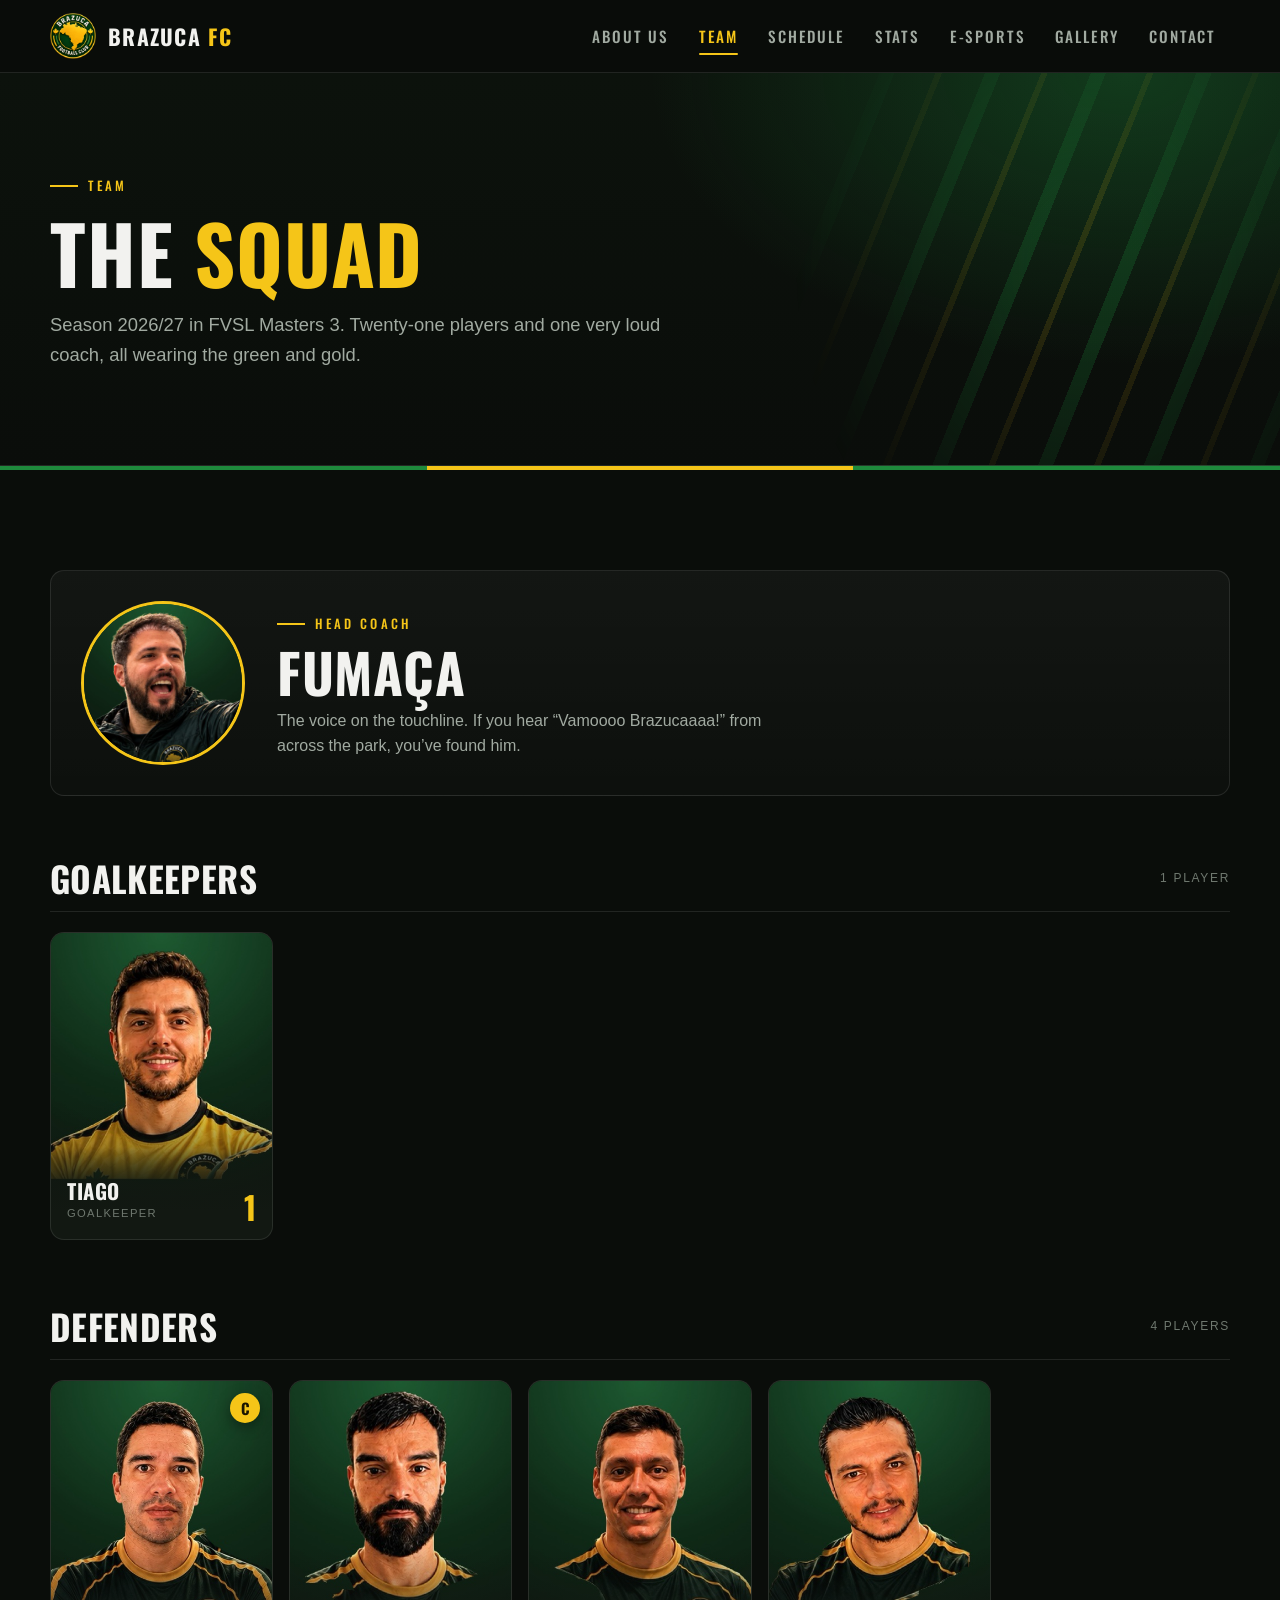
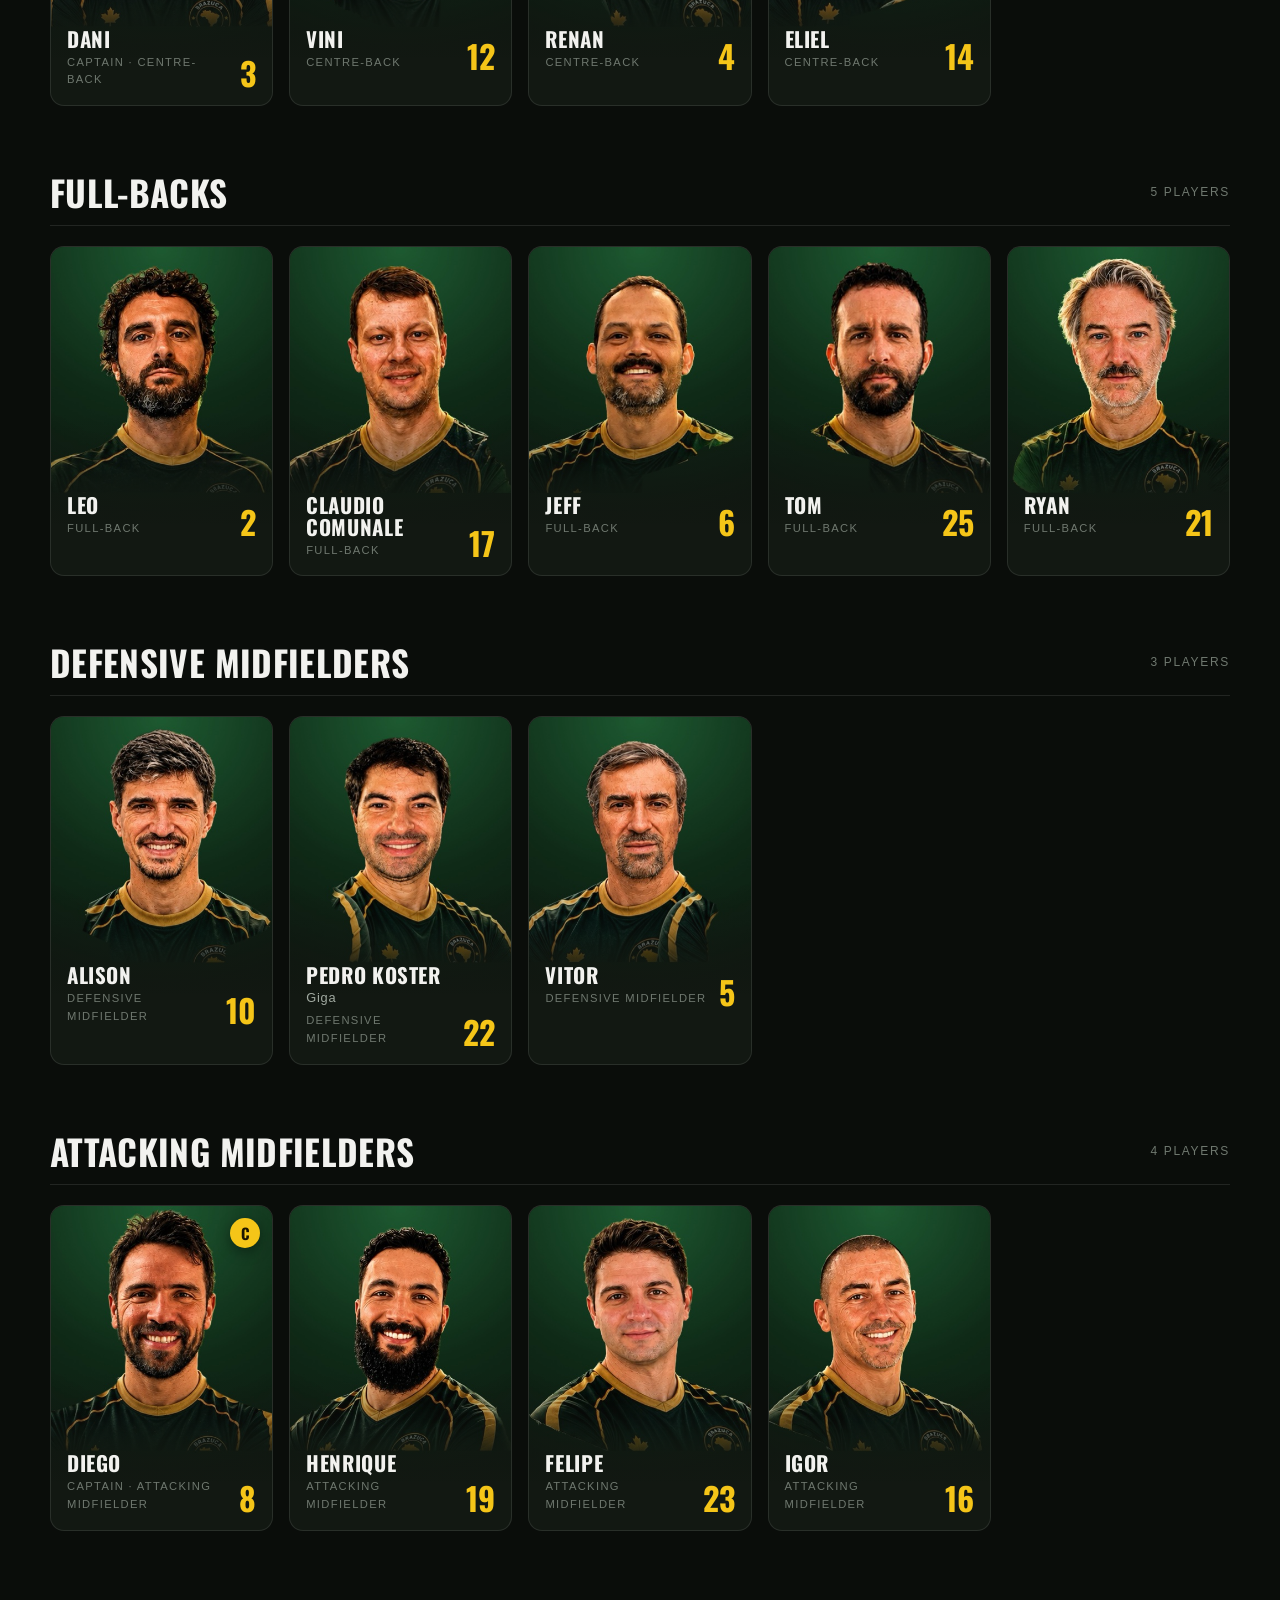
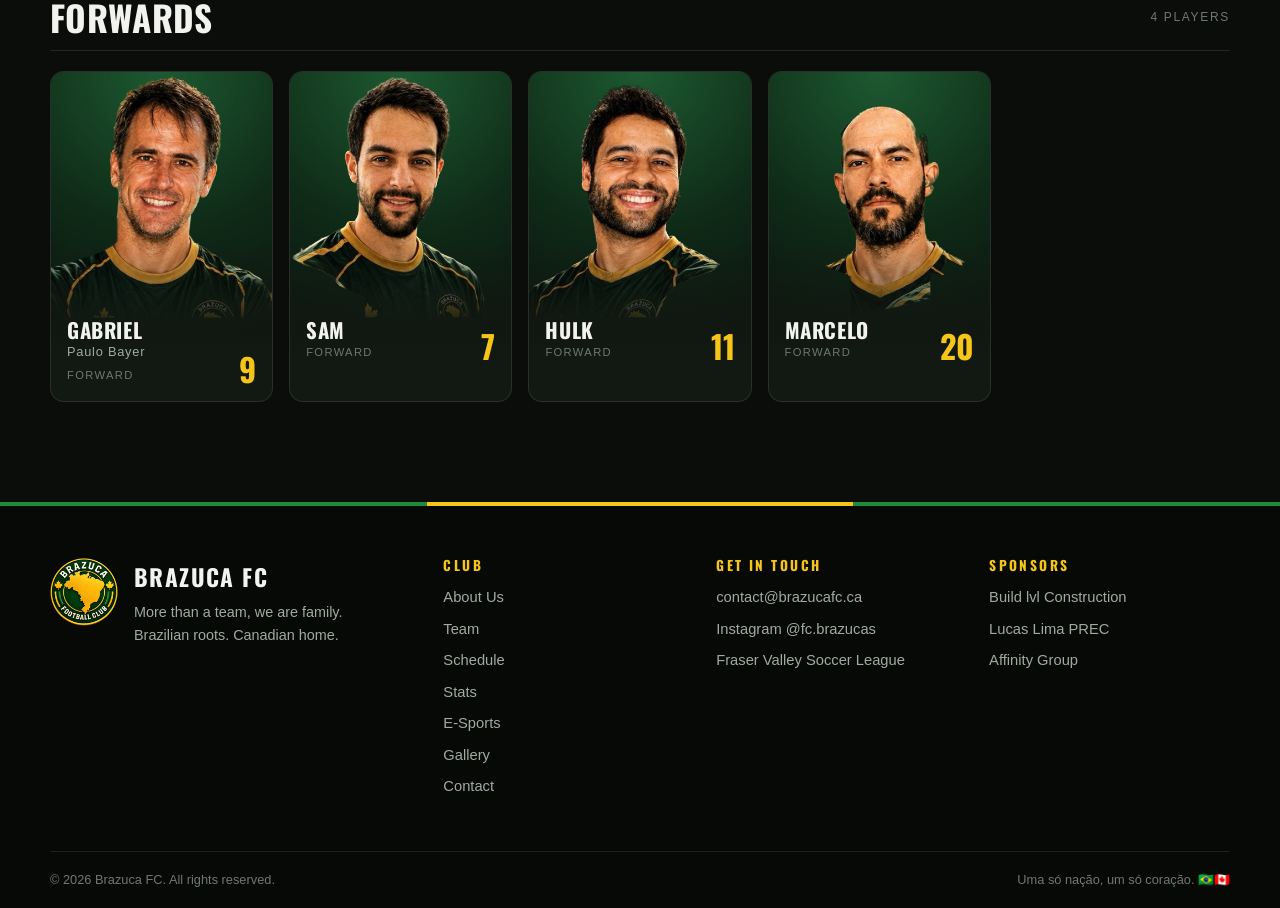
<file: team.html>
<!DOCTYPE html>
<html lang="en">
<head>
  <meta charset="utf-8">
  <meta name="viewport" content="width=device-width, initial-scale=1">
  <title>The Squad — Brazuca FC</title>
  <meta name="description" content="Meet the Brazuca FC squad for the 2026/27 FVSL Masters season: coach Fumaça and 21 players by position.">
  <meta name="theme-color" content="#0a0d0a">
  <link rel="canonical" href="https://brazucafc.ca/team.html">
  <link rel="icon" href="assets/img/crest-128.png" type="image/png">
  <link rel="apple-touch-icon" href="assets/img/crest-128.png">
  <meta property="og:type" content="website">
  <meta property="og:site_name" content="Brazuca FC">
  <meta property="og:title" content="The Squad — Brazuca FC">
  <meta property="og:description" content="Meet the Brazuca FC squad for the 2026/27 FVSL Masters season: coach Fumaça and 21 players by position.">
  <meta property="og:url" content="https://brazucafc.ca/team.html">
  <meta property="og:image" content="https://brazucafc.ca/assets/img/gallery/squad-green.jpeg">
  <meta name="twitter:card" content="summary_large_image">
  <link rel="preconnect" href="https://fonts.googleapis.com">
  <link rel="preconnect" href="https://fonts.gstatic.com" crossorigin>
  <link rel="stylesheet" href="https://fonts.googleapis.com/css2?family=Oswald:wght@400;500;600;700&amp;display=swap">
  <link rel="stylesheet" href="assets/css/site.css?v=b788a9ef">
  <script src="assets/js/site.js?v=d4a4a5c4" defer></script>
  <script data-goatcounter="https://brazucafc.goatcounter.com/count" async src="https://gc.zgo.at/count.js"></script>
</head>
<body>
  <a class="skip-link" href="#main">Skip to content</a>

  <header class="site-header">
    <div class="container nav-wrap">
      <a class="brand" href="index.html">
        <img class="brand-crest" src="assets/img/crest-128.png" alt="" width="46" height="46">
        <span class="brand-name">Brazuca <b>FC</b></span>
      </a>
      <button class="nav-toggle" type="button" aria-expanded="false" aria-controls="site-nav">
        <span class="visually-hidden">Menu</span>
        <span class="nav-toggle-bars" aria-hidden="true"></span>
      </button>
      <nav id="site-nav" class="site-nav" aria-label="Main">
        <ul>
          <li><a href="about.html">About Us</a></li>
          <li><a href="team.html" aria-current="page">Team</a></li>
          <li><a href="schedule.html">Schedule</a></li>
          <li><a href="stats.html">Stats</a></li>
          <li><a href="esports.html">E-Sports</a></li>
          <li><a href="gallery.html">Gallery</a></li>
          <li><a href="contact.html">Contact</a></li>
        </ul>
      </nav>
    </div>
  </header>

  <main id="main">
    <section class="page-hero" aria-labelledby="page-title">
      <div class="container">
        <p class="eyebrow">Team</p>
        <h1 class="page-title" id="page-title">The <span>Squad</span></h1>
        <p class="page-lead">Season 2026/27 in FVSL Masters 3. Twenty-one players and one very loud coach, all wearing the green and gold.</p>
      </div>
    </section>
    <div class="stripe" aria-hidden="true"><span></span><span></span><span></span></div>

    <section class="section">
      <div class="container" data-squad>
        <p class="skeleton">Loading the squad…</p>
        <noscript><p class="empty-state">Turn on JavaScript to see the squad.</p></noscript>
      </div>
    </section>
  </main>

  <footer class="site-footer">
    <div class="stripe" aria-hidden="true"><span></span><span></span><span></span></div>
    <div class="container footer-grid">
      <div class="footer-brand">
        <img src="assets/img/crest-128.png" alt="" width="68" height="68">
        <div>
          <strong>Brazuca FC</strong>
          <p>More than a team, we are family.<br>Brazilian roots. Canadian home.</p>
        </div>
      </div>
      <div>
        <h3>Club</h3>
        <ul>
          <li><a href="about.html">About Us</a></li>
          <li><a href="team.html">Team</a></li>
          <li><a href="schedule.html">Schedule</a></li>
          <li><a href="stats.html">Stats</a></li>
          <li><a href="esports.html">E-Sports</a></li>
          <li><a href="gallery.html">Gallery</a></li>
          <li><a href="contact.html">Contact</a></li>
        </ul>
      </div>
      <div>
        <h3>Get in touch</h3>
        <ul>
          <li><a href="mailto:contact@brazucafc.ca">contact@brazucafc.ca</a></li>
          <li><a href="https://www.instagram.com/fc.brazucas/" target="_blank" rel="noopener">Instagram @fc.brazucas</a></li>
          <li><a href="https://fraservalleysoccer.spappz.com/" target="_blank" rel="noopener">Fraser Valley Soccer League</a></li>
        </ul>
      </div>
      <div>
        <h3>Sponsors</h3>
        <ul>
          <li><a href="https://buildlvl.ca/" target="_blank" rel="noopener">Build lvl Construction</a></li>
          <li><a href="https://lucaslimarealtor.com" target="_blank" rel="noopener">Lucas Lima PREC</a></li>
          <li><a href="https://www.affinity-group.ca/?utm_source=brazucafc.ca&amp;utm_medium=referral&amp;utm_campaign=brazuca-fc-sponsorship&amp;utm_content=footer" target="_blank" rel="noopener">Affinity Group</a></li>
        </ul>
      </div>
    </div>
    <div class="container footer-base">
      <span>&copy; <span data-year>2026</span> Brazuca FC. All rights reserved.</span>
      <span lang="pt-BR">Uma só nação, um só coração. 🇧🇷🇨🇦</span>
    </div>
  </footer>
</body>
</html>
</file>
<file: assets/css/site.css>
/* Brazuca FC — design system. Dark pitch ground, green & gold accents. */

:root {
  --bg: #0a0d0a;
  --bg-2: #0e130e;
  --panel: #121812;
  --line: rgba(242, 242, 239, .1);
  --line-strong: rgba(242, 242, 239, .18);
  --ink: #f2f2ef;
  --muted: #a1aaa1;
  --faint: #6f786f;
  --yellow: #f5c518;
  --yellow-ink: #1a1500;
  --green: #1e8a3c;
  --green-bright: #3fae63;
  --green-deep: #0f3d1e;
  --red: #e0393b;
  --radius: 14px;
  --radius-sm: 10px;
  --container: 1180px;
  --gutter: clamp(16px, 4vw, 40px);
  --header-h: 72px;
  --font-display: "Oswald", "Arial Narrow", "Helvetica Neue", Arial, sans-serif;
  --font-body: "Helvetica Neue", Helvetica, Arial, system-ui, sans-serif;
  color-scheme: dark;
}

*, *::before, *::after { box-sizing: border-box; }
html { scroll-behavior: smooth; scroll-padding-top: calc(var(--header-h) + 16px); }
body {
  margin: 0;
  background: var(--bg);
  color: var(--ink);
  font-family: var(--font-body);
  font-size: 16px;
  line-height: 1.6;
  -webkit-font-smoothing: antialiased;
}
img { display: block; max-width: 100%; height: auto; }
a { color: inherit; }
p { margin: 0; }
abbr[title] { text-decoration: none; cursor: help; }
h1, h2, h3 {
  margin: 0;
  font-family: var(--font-display);
  font-weight: 700;
  line-height: 1.05;
  letter-spacing: .01em;
  text-transform: uppercase;
}
:focus-visible { outline: 2px solid var(--yellow); outline-offset: 3px; }
[hidden] { display: none !important; }

.visually-hidden {
  position: absolute; width: 1px; height: 1px; margin: -1px; padding: 0;
  overflow: hidden; clip: rect(0 0 0 0); white-space: nowrap; border: 0;
}
.skip-link {
  position: absolute; left: 12px; top: -80px; z-index: 100;
  padding: 10px 16px; border-radius: 8px;
  background: var(--yellow); color: var(--yellow-ink); font-weight: 700; text-decoration: none;
}
.skip-link:focus { top: 12px; }

.container { width: min(var(--container), 100% - 2 * var(--gutter)); margin-inline: auto; }

/* ------------------------------------------------------------ header */

.site-header {
  position: sticky; top: 0; z-index: 50;
  background: rgba(10, 13, 10, .85);
  -webkit-backdrop-filter: blur(12px);
  backdrop-filter: blur(12px);
  border-bottom: 1px solid var(--line);
}
.nav-wrap { height: var(--header-h); display: flex; align-items: center; justify-content: space-between; gap: 24px; }
.brand { display: flex; align-items: center; gap: 12px; text-decoration: none; }
.brand-crest { width: 46px; height: 46px; object-fit: contain; }
.brand-name {
  font-family: var(--font-display); font-size: 1.35rem; font-weight: 700;
  letter-spacing: .06em; text-transform: uppercase; white-space: nowrap;
}
.brand-name b { color: var(--yellow); font-weight: 700; }

.site-nav ul { display: flex; gap: 2px; margin: 0; padding: 0; list-style: none; }
.site-nav a {
  position: relative; display: block; padding: 10px 14px; border-radius: 8px;
  font-family: var(--font-display); font-size: .95rem; font-weight: 500;
  letter-spacing: .12em; text-transform: uppercase; text-decoration: none;
  color: var(--muted); transition: color .2s;
}
.site-nav a:hover { color: var(--ink); }
.site-nav a[aria-current="page"] { color: var(--yellow); }
.site-nav a[aria-current="page"]::after {
  content: ""; position: absolute; left: 14px; right: 14px; bottom: 3px;
  height: 2px; border-radius: 2px; background: var(--yellow);
}

.nav-toggle { display: none; }
.nav-toggle-bars, .nav-toggle-bars::before, .nav-toggle-bars::after {
  display: block; width: 20px; height: 2px; border-radius: 2px;
  background: currentColor; transition: transform .2s, background .2s;
}
.nav-toggle-bars { position: relative; }
.nav-toggle-bars::before, .nav-toggle-bars::after { content: ""; position: absolute; left: 0; }
.nav-toggle-bars::before { top: -6px; }
.nav-toggle-bars::after { top: 6px; }
.nav-toggle[aria-expanded="true"] .nav-toggle-bars { background: transparent; }
.nav-toggle[aria-expanded="true"] .nav-toggle-bars::before { transform: translateY(6px) rotate(45deg); }
.nav-toggle[aria-expanded="true"] .nav-toggle-bars::after { transform: translateY(-6px) rotate(-45deg); }

@media (max-width: 860px) {
  .nav-toggle {
    display: inline-flex; align-items: center; justify-content: center;
    width: 44px; height: 44px; border: 1px solid var(--line-strong); border-radius: 10px;
    background: transparent; color: var(--ink); cursor: pointer;
  }
  .site-nav {
    display: none; position: absolute; top: var(--header-h); left: 0; right: 0;
    background: var(--bg); border-bottom: 1px solid var(--line);
    box-shadow: 0 24px 40px rgba(0, 0, 0, .5);
  }
  .site-nav.is-open { display: block; }
  .site-nav ul { flex-direction: column; padding: 8px var(--gutter) 18px; }
  .site-nav a { padding: 15px 4px; border-radius: 0; border-bottom: 1px solid var(--line); font-size: 1.05rem; }
  .site-nav a[aria-current="page"]::after { display: none; }
}

/* ----------------------------------------------------------- shared */

.btn {
  display: inline-flex; align-items: center; justify-content: center; gap: 10px;
  min-height: 48px; padding: 0 26px; border: 1px solid transparent; border-radius: 999px;
  font-family: var(--font-display); font-size: .95rem; font-weight: 600;
  letter-spacing: .12em; text-transform: uppercase; text-decoration: none; cursor: pointer;
  transition: transform .2s, background .2s, border-color .2s, color .2s;
}
.btn-primary { background: var(--yellow); color: var(--yellow-ink); }
.btn-primary:hover { background: #ffd43b; transform: translateY(-1px); }
.btn-ghost { border-color: var(--line-strong); color: var(--ink); }
.btn-ghost:hover { border-color: var(--yellow); color: var(--yellow); }

.link-arrow {
  font-family: var(--font-display); font-size: .85rem; font-weight: 500;
  letter-spacing: .14em; text-transform: uppercase; text-decoration: none;
  color: var(--yellow); white-space: nowrap;
}
.link-arrow:hover { text-decoration: underline; text-underline-offset: 4px; }

.eyebrow {
  display: inline-flex; align-items: center; gap: 10px;
  font-family: var(--font-display); font-size: .8rem; font-weight: 500;
  letter-spacing: .24em; text-transform: uppercase; color: var(--yellow);
}
.eyebrow::before { content: ""; width: 28px; height: 2px; background: currentColor; }

.pill {
  display: inline-flex; align-items: center; gap: 6px; padding: 4px 12px;
  border: 1px solid var(--line-strong); border-radius: 999px;
  font-size: .7rem; font-weight: 700; letter-spacing: .14em; text-transform: uppercase;
  color: var(--muted); white-space: nowrap;
}
.pill--yellow { border-color: rgba(245, 197, 24, .45); color: var(--yellow); }
.pill--green { border-color: rgba(63, 174, 99, .45); color: var(--green-bright); }

.stripe { display: flex; height: 4px; }
.stripe span { flex: 1; background: var(--green); }
.stripe span:nth-child(2) { background: var(--yellow); }

.card {
  padding: clamp(20px, 3vw, 30px);
  border: 1px solid var(--line); border-radius: var(--radius);
  background: linear-gradient(180deg, rgba(255, 255, 255, .04), rgba(255, 255, 255, .015));
}
.card-title {
  display: flex; align-items: center; justify-content: space-between; gap: 12px;
  margin-bottom: 16px; font-size: 1.15rem; letter-spacing: .1em;
}
.card-title .link-arrow { font-size: .72rem; }

.section { padding-block: clamp(56px, 8vw, 100px); }
.section--alt { background: var(--bg-2); border-block: 1px solid var(--line); }
.section-head {
  display: flex; flex-wrap: wrap; align-items: flex-end; justify-content: space-between; gap: 16px;
  margin-bottom: clamp(24px, 4vw, 40px);
}
.section-title { margin-top: 10px; font-size: clamp(2rem, 4.6vw, 3.2rem); }
.section-title span, .page-title span { color: var(--yellow); }
.section-lead { margin-top: 12px; max-width: 60ch; color: var(--muted); }

.grid-2 { display: grid; grid-template-columns: repeat(2, minmax(0, 1fr)); gap: clamp(16px, 3vw, 28px); }
.grid-matchday { display: grid; grid-template-columns: minmax(0, 1.2fr) minmax(0, 1fr); gap: clamp(16px, 3vw, 28px); align-items: start; }
@media (max-width: 900px) {
  .grid-2, .grid-matchday { grid-template-columns: 1fr; }
}

.skeleton { display: grid; place-items: center; min-height: 220px; color: var(--faint); font-size: .9rem; }
.empty-state {
  padding: 28px; border: 1px dashed var(--line-strong); border-radius: var(--radius-sm);
  text-align: center; color: var(--muted);
}
.empty-state a { color: var(--yellow); }
.data-note { margin-top: 14px; font-size: .78rem; color: var(--faint); }
.data-note a { color: var(--muted); }

.stats { display: grid; grid-template-columns: repeat(3, minmax(0, 1fr)); gap: 12px; }
.stats--4 { grid-template-columns: repeat(2, minmax(0, 1fr)); }
.stat { padding: 16px 12px; border: 1px solid var(--line); border-radius: var(--radius-sm); text-align: center; background: rgba(255, 255, 255, .02); }
.stat strong { display: block; font-family: var(--font-display); font-size: 2.2rem; line-height: 1; color: var(--yellow); }
.stat span { display: block; margin-top: 6px; font-size: .7rem; letter-spacing: .14em; text-transform: uppercase; color: var(--muted); }

/* ------------------------------------------------------------- hero */

.hero {
  position: relative; isolation: isolate; overflow: hidden;
  background:
    radial-gradient(55% 80% at 78% 45%, rgba(30, 138, 60, .38), transparent 70%),
    radial-gradient(40% 55% at 5% 100%, rgba(245, 197, 24, .1), transparent 70%),
    linear-gradient(180deg, #0c120c, var(--bg));
}
.hero::before {
  content: ""; position: absolute; z-index: -1; top: -30%; right: -12%; width: 62%; height: 160%;
  background: repeating-linear-gradient(112deg,
    transparent 0 46px, rgba(30, 138, 60, .26) 46px 62px,
    transparent 62px 104px, rgba(245, 197, 24, .12) 104px 110px);
  -webkit-mask-image: radial-gradient(closest-side, #000 25%, transparent);
  mask-image: radial-gradient(closest-side, #000 25%, transparent);
}
.pitch-lines { position: absolute; inset: 0; z-index: -1; width: 100%; height: 100%; opacity: .06; pointer-events: none; }
.hero-inner {
  display: grid; grid-template-columns: minmax(0, 1.45fr) minmax(0, .55fr); align-items: center;
  gap: clamp(16px, 4vw, 48px); padding-block: clamp(32px, 7vw, 96px);
}
.hero-title { margin-top: 12px; font-size: clamp(3rem, 7vw, 5.6rem); line-height: .95; letter-spacing: .02em; }
.hero-title span { color: var(--yellow); }
.hero-tagline {
  margin-top: 10px; font-family: var(--font-display); font-size: clamp(1.35rem, 3vw, 2.2rem);
  font-weight: 600; font-style: italic; line-height: 1.05; text-transform: uppercase; color: var(--yellow);
}
.hero-sub { margin-top: 14px; max-width: 58ch; color: var(--muted); font-size: clamp(.95rem, 1.4vw, 1.05rem); }
.hero-actions { display: flex; flex-wrap: wrap; gap: 12px; margin-top: 22px; }
.hero-art { position: relative; justify-self: center; width: min(340px, 100%); }
.hero-art::before {
  content: ""; position: absolute; inset: 6%; z-index: -1; border-radius: 50%;
  background: radial-gradient(circle, rgba(245, 197, 24, .2), transparent 65%);
}
.hero-art img { width: 100%; filter: drop-shadow(0 24px 48px rgba(0, 0, 0, .6)); }
@media (max-width: 860px) {
  .hero-inner { grid-template-columns: 1fr; }
  .hero-art { order: -1; justify-self: start; width: min(96px, 28%); }
}

.features { background: var(--bg-2); border-bottom: 1px solid var(--line); }
.features-grid { display: grid; grid-template-columns: repeat(4, minmax(0, 1fr)); }
.feature { display: flex; align-items: center; gap: 14px; padding: 22px 20px; }
.feature + .feature { border-left: 1px solid var(--line); }
.feature svg { flex: none; width: 34px; height: 34px; color: var(--yellow); }
.feature strong { display: block; font-family: var(--font-display); font-size: 1rem; font-weight: 600; letter-spacing: .1em; text-transform: uppercase; }
.feature span { display: block; font-size: .85rem; color: var(--muted); }
@media (max-width: 960px) {
  .features-grid { grid-template-columns: repeat(2, minmax(0, 1fr)); }
  .feature:nth-child(3) { border-left: 0; }
  .feature:nth-child(n + 3) { border-top: 1px solid var(--line); }
}
@media (max-width: 520px) {
  .features-grid { grid-template-columns: 1fr; }
  .feature + .feature { border-left: 0; border-top: 1px solid var(--line); }
}

/* -------------------------------------------------------- page hero */

.page-hero {
  position: relative; isolation: isolate; overflow: hidden; border-bottom: 1px solid var(--line);
  background:
    radial-gradient(60% 120% at 88% 0%, rgba(30, 138, 60, .34), transparent 62%),
    linear-gradient(180deg, #0c120c, var(--bg));
}
.page-hero::before {
  content: ""; position: absolute; z-index: -1; top: -40%; right: -8%; width: 46%; height: 180%;
  background: repeating-linear-gradient(112deg,
    transparent 0 40px, rgba(30, 138, 60, .24) 40px 54px,
    transparent 54px 92px, rgba(245, 197, 24, .12) 92px 98px);
  -webkit-mask-image: radial-gradient(closest-side, #000 20%, transparent);
  mask-image: radial-gradient(closest-side, #000 20%, transparent);
}
.page-hero .container { padding-block: clamp(48px, 8vw, 96px); }
.page-title { margin-top: 14px; font-size: clamp(2.6rem, 7vw, 5rem); }
.page-lead { margin-top: 16px; max-width: 60ch; color: var(--muted); font-size: clamp(1rem, 1.8vw, 1.15rem); }

/* --------------------------------------------------------- matchday */

.match-card { position: relative; overflow: visible; }
.match-meta {
  display: flex; flex-wrap: wrap; align-items: center; justify-content: space-between; gap: 8px 12px;
  margin-bottom: 26px;
}
.match-round { font-size: .75rem; letter-spacing: .14em; text-transform: uppercase; color: var(--faint); }
.match-teams { display: grid; grid-template-columns: minmax(0, 1fr) auto minmax(0, 1fr); align-items: center; gap: 12px; text-align: center; }
.team { display: grid; justify-items: center; gap: 10px; }
.team-badge {
  display: grid; place-items: center; width: clamp(68px, 10vw, 92px); aspect-ratio: 1; border-radius: 50%;
  border: 2px solid var(--line-strong); background: radial-gradient(circle at 30% 25%, #27312a, #141a15);
  font-family: var(--font-display); font-size: clamp(1.15rem, 2.4vw, 1.5rem); font-weight: 700; letter-spacing: .06em;
}
.team-badge--us { overflow: hidden; padding: 0; border-color: transparent; background: none; }
.team-badge--us img { width: 100%; height: 100%; object-fit: contain; }
.team-name { font-family: var(--font-display); font-size: clamp(1rem, 2.2vw, 1.25rem); line-height: 1.15; letter-spacing: .04em; text-transform: uppercase; }
.team--us .team-name { color: var(--yellow); }
.team-side { font-size: .68rem; letter-spacing: .18em; text-transform: uppercase; color: var(--faint); }
.match-vs { font-family: var(--font-display); font-size: clamp(1.4rem, 3vw, 2rem); font-weight: 700; color: var(--yellow); }
.match-details {
  display: flex; flex-wrap: wrap; justify-content: center; gap: 10px 26px;
  margin: 26px 0 0; padding: 18px 0 0; border-top: 1px solid var(--line); list-style: none; font-size: .95rem;
}
.match-details li { display: flex; align-items: center; gap: 8px; }
.match-details svg { flex: none; width: 18px; height: 18px; color: var(--yellow); }
.match-field-link {
  display: inline-flex; align-items: center; gap: 6px;
  color: var(--ink); text-decoration: none;
  border-bottom: 1px dotted rgba(245, 197, 24, .45);
  transition: color .2s ease, border-color .2s ease;
}
.match-field-link:hover, .match-field-link:focus-visible {
  color: var(--yellow); border-bottom-color: var(--yellow);
}
.match-field-link svg:last-child {
  width: 13px; height: 13px; color: var(--muted); opacity: .7;
  transition: transform .2s ease, opacity .2s ease, color .2s ease;
}
.match-field-link:hover svg:last-child, .match-field-link:focus-visible svg:last-child {
  transform: translate(2px, -2px); opacity: 1; color: var(--yellow);
}
.match-countdown {
  margin-top: 16px; text-align: center; font-family: var(--font-display); font-size: .9rem;
  letter-spacing: .16em; text-transform: uppercase; color: var(--green-bright);
}

.bye { display: grid; justify-items: center; gap: 12px; padding: 4px 0; text-align: center; }
.bye-icon {
  display: grid; place-items: center; width: 84px; height: 84px; border-radius: 50%;
  border: 2px dashed rgba(245, 197, 24, .55); background: var(--green-deep); color: var(--yellow);
}
.bye-icon svg { width: 38px; height: 38px; }
.bye-title { font-size: clamp(1.6rem, 3.6vw, 2.2rem); }
.bye-text { max-width: 44ch; color: var(--muted); }
.match-after {
  display: flex; flex-wrap: wrap; align-items: baseline; justify-content: space-between; gap: 6px 12px;
  margin-top: 22px; padding-top: 16px; border-top: 1px solid var(--line); font-size: .9rem; color: var(--muted);
}
.match-after strong { color: var(--ink); font-weight: 600; }

.table-wrap { overflow-x: auto; -webkit-overflow-scrolling: touch; }
.standings { width: 100%; border-collapse: collapse; font-size: .92rem; font-variant-numeric: tabular-nums; }
.standings th {
  padding: 10px 8px; border-bottom: 1px solid var(--line-strong); white-space: nowrap; text-align: center;
  font-family: var(--font-display); font-size: .75rem; font-weight: 500; letter-spacing: .14em; text-transform: uppercase; color: var(--faint);
}
.standings td { padding: 11px 8px; border-bottom: 1px solid var(--line); white-space: nowrap; text-align: center; color: var(--muted); }
.standings .col-team { width: 100%; text-align: left; color: var(--ink); }
.standings .col-pts { font-weight: 700; color: var(--ink); }
.standings tr.is-us td { background: rgba(245, 197, 24, .07); }
.standings tr.is-us td:first-child { box-shadow: inset 3px 0 var(--yellow); }
.standings tr.is-us .col-team { font-weight: 700; color: var(--yellow); }
.pos { display: inline-grid; place-items: center; width: 26px; height: 26px; border-radius: 50%; background: rgba(255, 255, 255, .06); font-size: .8rem; font-weight: 700; color: var(--ink); }

.filter-bar { display: inline-flex; gap: 4px; padding: 4px; border: 1px solid var(--line); border-radius: 999px; background: var(--bg-2); }
.filter-bar button {
  padding: 8px 16px; border: 0; border-radius: 999px; background: transparent; color: var(--muted); cursor: pointer;
  font-family: var(--font-display); font-size: .82rem; letter-spacing: .12em; text-transform: uppercase;
}
.filter-bar button:hover { color: var(--ink); }
.filter-bar button[aria-pressed="true"] { background: var(--yellow); color: var(--yellow-ink); }

.fixtures { display: grid; gap: 10px; margin: 0; padding: 0; list-style: none; }
.fixture {
  display: grid; grid-template-columns: 104px minmax(0, 1fr) auto; align-items: center; gap: 18px;
  padding: 16px 20px; border: 1px solid var(--line); border-radius: var(--radius-sm); background: rgba(255, 255, 255, .02);
}
.fixture.is-past { opacity: .6; }
.fixture.is-next { border-color: rgba(245, 197, 24, .55); background: rgba(245, 197, 24, .05); opacity: 1; }
.fixture.is-bye { border-style: dashed; }
.fixture-date { display: grid; line-height: 1.2; }
.fixture-day { font-size: .7rem; letter-spacing: .18em; text-transform: uppercase; color: var(--faint); }
.fixture-dm { font-family: var(--font-display); font-size: 1.3rem; text-transform: uppercase; }
.fixture-time { font-size: .8rem; color: var(--muted); }
.fixture-round { display: block; font-size: .7rem; letter-spacing: .16em; text-transform: uppercase; color: var(--faint); }
.fixture-teams { display: block; margin: 2px 0; font-family: var(--font-display); font-size: 1.12rem; letter-spacing: .02em; text-transform: uppercase; }
.fixture-teams b { font-weight: 600; color: var(--yellow); }
.fixture-teams em { margin: 0 8px; font-size: .8em; font-style: normal; color: var(--faint); }
.fixture.is-bye .fixture-teams { color: var(--muted); }
.fixture-field { display: flex; align-items: center; gap: 6px; font-size: .85rem; color: var(--muted); }
.fixture-field svg { flex: none; width: 14px; height: 14px; }
.fixture-field--link {
  color: var(--muted); text-decoration: none;
  border-bottom: 1px transparent;
  transition: color .2s ease;
}
.fixture-field--link svg:last-child {
  width: 12px; height: 12px; opacity: .5;
  transition: transform .2s ease, opacity .2s ease, color .2s ease;
}
.fixture-field--link:hover, .fixture-field--link:focus-visible {
  color: var(--yellow);
}
.fixture-field--link:hover svg:last-child, .fixture-field--link:focus-visible svg:last-child {
  transform: translate(2px, -2px); opacity: 1; color: var(--yellow);
}
.fixture-videos { display: flex; flex-wrap: wrap; gap: 8px; margin-top: 8px; }
.video-link {
  display: inline-flex; align-items: center; gap: 6px; padding: 4px 12px 4px 10px;
  border: 1px solid var(--line-strong); border-radius: 999px;
  font-size: .75rem; font-weight: 700; letter-spacing: .08em; text-transform: uppercase;
  color: var(--ink); text-decoration: none;
  transition: border-color .2s ease, color .2s ease, background-color .2s ease;
}
.video-link small { font-size: .95em; font-weight: 400; letter-spacing: 0; color: var(--muted); }
.video-link svg { flex: none; width: 12px; height: 12px; color: var(--red); transition: color .2s ease; }
.video-link:hover, .video-link:focus-visible { border-color: rgba(245, 197, 24, .55); color: var(--yellow); background: rgba(245, 197, 24, .06); }
.video-link:hover svg, .video-link:focus-visible svg { color: var(--yellow); }
/* Finished games are dimmed, but a row with video links has to stay readable: dim its text, not the links. */
.fixture.is-past.has-video { opacity: 1; }
.fixture.is-past.has-video .fixture-date,
.fixture.is-past.has-video .fixture-round,
.fixture.is-past.has-video .fixture-teams,
.fixture.is-past.has-video .fixture-field,
.fixture.is-past.has-video .fixture-side { opacity: .6; }
.fixture-side { justify-self: end; }
.result { display: inline-flex; align-items: center; gap: 10px; font-family: var(--font-display); font-size: 1.15rem; }
.result-badge { display: inline-grid; place-items: center; width: 28px; height: 28px; border-radius: 6px; font-size: .85rem; font-weight: 700; color: #fff; }
.result--W .result-badge { background: var(--green); }
.result--D .result-badge { background: #5b635b; }
.result--L .result-badge { background: var(--red); }
@media (max-width: 640px) {
  .fixture { grid-template-columns: 74px minmax(0, 1fr); gap: 12px; padding: 14px; }
  .fixture-side { grid-column: 2; justify-self: start; }
  .fixture-teams em { margin: 0 5px; }
  .fixture-videos { gap: 6px; }
  .video-link { padding: 4px 8px 4px 7px; gap: 5px; font-size: .66rem; letter-spacing: .02em; }
}

.schedule-toolbar { display: flex; flex-wrap: wrap; align-items: center; justify-content: space-between; gap: 12px; margin-bottom: 18px; }

/* ------------------------------------------------ add to calendar */

.match-footer {
  display: flex;
  flex-direction: column;
  align-items: center;
  gap: 12px;
  margin-top: 16px;
}
.match-footer .match-countdown { margin-top: 0; }

.fixture-action-group {
  display: flex;
  align-items: center;
  gap: 8px;
  flex-wrap: wrap;
}

.calendar-menu {
  position: relative;
  display: inline-block;
}

.calendar-menu summary {
  list-style: none;
  cursor: pointer;
}

.calendar-menu summary::-webkit-details-marker,
.calendar-menu summary::marker {
  display: none;
}

.calendar-menu-btn {
  display: inline-flex;
  align-items: center;
  gap: 6px;
  padding: 6px 14px;
  border: 1px solid var(--line-strong);
  border-radius: 999px;
  background: var(--bg-2);
  color: var(--ink);
  font-family: var(--font-display);
  font-size: .8rem;
  font-weight: 600;
  letter-spacing: .08em;
  text-transform: uppercase;
  transition: border-color .2s, color .2s, background .2s;
  user-select: none;
}

.calendar-menu-btn:hover,
.calendar-menu[open] .calendar-menu-btn {
  border-color: var(--yellow);
  color: var(--yellow);
  background: var(--panel);
}

.calendar-menu-btn svg {
  width: 15px;
  height: 15px;
  flex: none;
}

.calendar-menu--compact .calendar-menu-btn {
  padding: 4px 10px;
  font-size: .72rem;
}

.calendar-dropdown {
  position: absolute;
  left: 50%;
  transform: translateX(-50%);
  top: calc(100% + 6px);
  z-index: 100;
  min-width: 200px;
  padding: 6px;
  border-radius: var(--radius-sm);
  background: #141a15;
  border: 1px solid var(--line-strong);
  box-shadow: 0 14px 35px rgba(0, 0, 0, .85);
  display: flex;
  flex-direction: column;
  gap: 2px;
  animation: calMenuFadeCenter .15s ease-out;
}

.calendar-menu--compact .calendar-dropdown {
  left: auto;
  right: 0;
  transform: none;
  animation: calMenuFadeRight .15s ease-out;
}

@keyframes calMenuFadeCenter {
  from { opacity: 0; transform: translate(-50%, -4px); }
  to { opacity: 1; transform: translate(-50%, 0); }
}

@keyframes calMenuFadeRight {
  from { opacity: 0; transform: translateY(-4px); }
  to { opacity: 1; transform: translateY(0); }
}

.calendar-dropdown a {
  display: flex;
  align-items: center;
  gap: 10px;
  padding: 8px 12px;
  border-radius: 6px;
  font-size: .82rem;
  font-weight: 500;
  text-decoration: none;
  color: var(--ink);
  transition: background .15s, color .15s;
  white-space: nowrap;
}

.calendar-dropdown a:hover {
  background: rgba(245, 197, 24, .12);
  color: var(--yellow);
}

.calendar-dropdown svg {
  width: 16px;
  height: 16px;
  color: var(--yellow);
  flex: none;
}

.season-calendar-export {
  margin-top: 20px;
  text-align: center;
}

.btn-season-cal {
  display: inline-flex;
  align-items: center;
  gap: 8px;
  padding: 8px 18px;
  border: 1px solid var(--line-strong);
  border-radius: 999px;
  background: var(--bg-2);
  color: var(--yellow);
  font-family: var(--font-display);
  font-size: .82rem;
  font-weight: 600;
  letter-spacing: .08em;
  text-transform: uppercase;
  text-decoration: none;
  transition: border-color .2s, background .2s, transform .2s;
}

.btn-season-cal:hover {
  border-color: var(--yellow);
  background: rgba(245, 197, 24, .1);
  transform: translateY(-1px);
}

.btn-season-cal svg {
  width: 16px;
  height: 16px;
}

/* ------------------------------------------------------------ squad */

.coach-card { display: grid; grid-template-columns: auto minmax(0, 1fr); align-items: center; gap: clamp(18px, 3vw, 32px); margin-bottom: clamp(40px, 6vw, 64px); }
.coach-photo {
  position: relative; overflow: hidden; width: clamp(110px, 16vw, 164px); aspect-ratio: 1; border-radius: 50%;
  border: 3px solid var(--yellow);
  background: radial-gradient(120% 90% at 50% 0%, #1d5a31, #0f2a17 55%, #0b140d);
}
.coach-photo img { width: 100%; height: 100%; object-fit: cover; object-position: 50% 20%; }
.coach-name { margin-top: 8px; font-size: clamp(2.2rem, 5vw, 3.4rem); }
.coach-text { margin-top: 8px; max-width: 56ch; color: var(--muted); }
@media (max-width: 520px) { .coach-card { grid-template-columns: 1fr; justify-items: start; } }

.portrait-fallback {
  position: absolute; inset: 0; display: grid; place-items: center;
  font-family: var(--font-display); font-weight: 700; color: rgba(245, 197, 24, .92);
  text-shadow: 0 6px 24px rgba(0, 0, 0, .45);
}
.coach-photo .portrait-fallback { font-size: 3.4rem; }
.has-photo > .portrait-fallback { display: none; }

.squad-group + .squad-group { margin-top: clamp(44px, 6vw, 68px); }
.squad-group-head {
  display: flex; flex-wrap: wrap; align-items: center; gap: 10px 14px;
  margin-bottom: 20px; padding-bottom: 14px; border-bottom: 1px solid var(--line);
}
.squad-group-head h2 { font-size: clamp(1.5rem, 3.4vw, 2.2rem); }
.squad-count { margin-left: auto; font-size: .75rem; letter-spacing: .14em; text-transform: uppercase; color: var(--faint); }

.players { display: grid; grid-template-columns: repeat(auto-fill, minmax(190px, 1fr)); gap: 16px; }
.player {
  position: relative; overflow: hidden; border: 1px solid var(--line); border-radius: var(--radius);
  background: var(--panel); transition: transform .2s, border-color .2s;
}
.player:hover { transform: translateY(-3px); border-color: rgba(245, 197, 24, .45); }
.player-photo {
  position: relative; overflow: hidden; aspect-ratio: 4 / 5;
  background: radial-gradient(120% 90% at 50% 0%, #1d5a31 0%, #0f2a17 55%, #0b140d 100%);
}
.player-photo img { width: 100%; height: 100%; object-fit: cover; object-position: 50% 18%; }
.player-photo::after {
  content: ""; position: absolute; inset: auto 0 0; height: 40%;
  background: linear-gradient(transparent, rgba(18, 24, 18, .95));
}
.player-photo .portrait-fallback { font-size: clamp(4.2rem, 9vw, 5.8rem); }
.player-captain {
  position: absolute; top: 12px; right: 12px; z-index: 1;
  display: grid; place-items: center; width: 30px; height: 30px; border-radius: 50%;
  background: var(--yellow); color: var(--yellow-ink); box-shadow: 0 4px 14px rgba(0, 0, 0, .4);
  font-family: var(--font-display); font-size: .95rem; font-weight: 700;
}
.player-info { display: flex; align-items: flex-end; justify-content: space-between; gap: 10px; margin-top: -30px; padding: 0 16px 16px; position: relative; z-index: 1; }
.player-name { font-size: 1.3rem; letter-spacing: .03em; }
.player-role, .player-aka { display: block; margin-top: 4px; font-size: .7rem; letter-spacing: .12em; text-transform: uppercase; color: var(--faint); }
.player-aka { margin-top: 2px; color: var(--muted); letter-spacing: .06em; text-transform: none; font-size: .8rem; }
.player-number { font-family: var(--font-display); font-size: 2rem; font-weight: 700; line-height: 1; color: var(--yellow); }
.player:not(.has-photo) .player-number { display: none; }
@media (max-width: 560px) {
  .players { grid-template-columns: repeat(2, minmax(0, 1fr)); gap: 12px; }
  .player-info { padding: 0 12px 12px; gap: 6px; }
  .player-name { font-size: 1.05rem; }
  .player-role { font-size: .62rem; letter-spacing: .08em; }
  .player-number { font-size: 1.5rem; }
  .player-captain { top: 8px; right: 8px; width: 26px; height: 26px; font-size: .85rem; }
}

/* ---------------------------------------------------------- gallery */

.album + .album { margin-top: clamp(44px, 6vw, 68px); }
.album-title { font-size: clamp(1.6rem, 3.6vw, 2.4rem); }
.album-credit { margin-top: 8px; font-size: .78rem; color: var(--faint); }
.album-credit a { color: var(--muted); }
.gallery-grid { display: grid; grid-template-columns: repeat(auto-fill, minmax(260px, 1fr)); gap: 14px; }
.gallery-item {
  position: relative; overflow: hidden; margin: 0; aspect-ratio: 4 / 3;
  border: 1px solid var(--line); border-radius: var(--radius-sm); background: var(--panel);
}
.gallery-item--feature { grid-column: span 2; aspect-ratio: 16 / 9; }
.gallery-item button { display: block; width: 100%; height: 100%; padding: 0; border: 0; background: none; cursor: zoom-in; }
.gallery-item img { width: 100%; height: 100%; object-fit: cover; transition: transform .5s; }
.gallery-item button:hover img { transform: scale(1.03); }
.gallery-item figcaption {
  position: absolute; inset: auto 0 0; padding: 36px 16px 14px; pointer-events: none;
  background: linear-gradient(transparent, rgba(0, 0, 0, .82)); font-size: .9rem;
}
.gallery-slot {
  display: grid; align-content: center; justify-items: center; gap: 6px; aspect-ratio: 4 / 3; padding: 20px;
  border: 1px dashed var(--line-strong); border-radius: var(--radius-sm); text-align: center; color: var(--faint);
}
.gallery-slot strong { font-family: var(--font-display); font-weight: 500; letter-spacing: .1em; text-transform: uppercase; color: var(--muted); }
.gallery-slot span { font-size: .85rem; }
.gallery-slot a { color: var(--yellow); }
@media (max-width: 600px) { .gallery-item--feature { grid-column: auto; } }

.is-missing { display: grid; place-items: center; }
.is-missing img, .is-missing button { display: none; }
.is-missing::before {
  content: "Photo coming soon"; font-family: var(--font-display); font-size: .85rem;
  letter-spacing: .16em; text-transform: uppercase; color: var(--faint);
}

.lightbox { max-width: min(1100px, 94vw); max-height: 94vh; padding: 0; border: 0; background: transparent; color: var(--ink); }
.lightbox::backdrop { background: rgba(0, 0, 0, .88); }
.lightbox img { width: auto; max-height: 80vh; margin-inline: auto; border-radius: 10px; }
.lightbox-bar { display: flex; align-items: center; justify-content: space-between; gap: 12px; margin-top: 12px; }
.lightbox-caption { flex: 1; font-size: .95rem; color: var(--muted); }
.lightbox-count { font-size: .8rem; letter-spacing: .12em; color: var(--faint); }
.lightbox-controls { display: flex; gap: 8px; }
.icon-btn {
  display: grid; place-items: center; width: 44px; height: 44px; border: 1px solid var(--line-strong); border-radius: 50%;
  background: rgba(10, 13, 10, .7); color: var(--ink); cursor: pointer; font-size: 1.1rem;
}
.icon-btn:hover { border-color: var(--yellow); color: var(--yellow); }

/* ------------------------------------------------------------- home */

.about-teaser { display: grid; grid-template-columns: minmax(0, 1.2fr) minmax(0, 1fr); gap: clamp(20px, 4vw, 48px); align-items: stretch; }
.teaser-text p { color: #c9cec9; font-size: 1.05rem; line-height: 1.75; }
.teaser-text p + p { margin-top: 1em; }
.teaser-text { margin-top: 18px; }
.about-teaser .btn { margin-top: 28px; }
.quote-card {
  margin: 0; display: grid; align-content: center; gap: 18px;
  background: radial-gradient(90% 90% at 100% 0%, rgba(30, 138, 60, .35), transparent 60%), var(--panel);
}
.quote-card blockquote { margin: 0; font-family: var(--font-display); font-size: clamp(1.7rem, 3.4vw, 2.5rem); font-weight: 700; line-height: 1.08; text-transform: uppercase; }
.quote-card blockquote span { color: var(--yellow); }
.quote-card cite { font-style: normal; font-size: .9rem; color: var(--muted); }

.squad-teaser { display: grid; grid-template-columns: minmax(0, 1.3fr) minmax(0, 1fr); gap: clamp(20px, 4vw, 48px); align-items: center; }
.squad-teaser .stats { margin: 26px 0 28px; }
.photo-frame {
  position: relative; overflow: hidden; aspect-ratio: 16 / 9;
  border: 1px solid rgba(245, 197, 24, .28); border-radius: var(--radius);
  background: var(--panel); box-shadow: 0 24px 60px rgba(0, 0, 0, .55);
}
.photo-frame img { width: 100%; height: 100%; object-fit: cover; }
@media (max-width: 900px) {
  .about-teaser, .squad-teaser { grid-template-columns: 1fr; }
}

.sponsor-grid { display: grid; grid-template-columns: repeat(auto-fit, minmax(260px, 1fr)); gap: 18px; }
.sponsor { display: grid; justify-items: center; align-content: start; gap: 12px; text-align: center; transition: border-color .2s, transform .2s; }
.sponsor:hover { border-color: rgba(245, 197, 24, .4); transform: translateY(-2px); }
.sponsor-mark { display: flex; align-items: center; height: 70px; }
.sponsor-mark svg { width: auto; height: 100%; }
/* Sponsors who supply a logo file rather than a drawn mark. */
.sponsor-mark img { width: auto; height: 100%; border-radius: 14px; }
.sponsor-name { font-size: 1.15rem; font-weight: 600; line-height: 1.25; }
.sponsor-name .lvl { font-weight: 500; color: var(--red); }
.sponsor-name .ll { font-weight: 400; letter-spacing: .09em; color: var(--green-bright); }
.sponsor-role { margin-top: -6px; font-size: .66rem; letter-spacing: .17em; text-transform: uppercase; color: var(--faint); }
.sponsor p { max-width: 42ch; font-size: .93rem; color: var(--muted); }
.sponsor--cta { border-style: dashed; align-content: center; }
.sponsor--cta h3 { font-size: 1.5rem; letter-spacing: .06em; }
.link-pills { display: flex; flex-wrap: wrap; justify-content: center; gap: 8px; }
.link-pills a {
  padding: 7px 14px; border: 1px solid var(--line-strong); border-radius: 999px;
  font-size: .82rem; font-weight: 600; text-decoration: none; transition: border-color .2s, color .2s;
}
.link-pills a:hover { border-color: var(--yellow); color: var(--yellow); }

/* ------------------------------------------------------------ about */

.about-banner { position: relative; isolation: isolate; overflow: hidden; border-bottom: 1px solid var(--line); background: var(--bg); }
.about-banner-art { position: absolute; inset: 0; z-index: -1; width: 100%; height: 100%; }
.about-banner-inner { padding-block: clamp(64px, 11vw, 136px); }
.about-banner-inner > * { max-width: 640px; }
.banner-pills { display: flex; flex-wrap: wrap; gap: 8px; margin-top: 26px; }

.story { display: grid; grid-template-columns: minmax(0, 1.5fr) minmax(0, 1fr); gap: clamp(28px, 5vw, 72px); align-items: start; }
.story-lead { margin-bottom: 26px; font-family: var(--font-display); font-size: clamp(1.7rem, 3.6vw, 2.4rem); font-weight: 600; line-height: 1.1; text-transform: uppercase; }
.story-lead span { color: var(--yellow); }
.story-body p { color: #c9cec9; font-size: 1.06rem; line-height: 1.8; }
.story-body p + p { margin-top: 1.15em; }
.story-aside { position: sticky; top: calc(var(--header-h) + 24px); display: grid; gap: 16px; }
.timeline { display: grid; margin: 0; padding: 0; list-style: none; }
.timeline li { position: relative; padding: 0 0 22px 26px; border-left: 2px solid var(--line-strong); }
.timeline li:last-child { padding-bottom: 0; border-left-color: transparent; }
.timeline li::before {
  content: ""; position: absolute; left: -7px; top: 5px; width: 12px; height: 12px; border-radius: 50%;
  border: 2px solid var(--yellow); background: var(--bg);
}
.timeline strong { display: block; font-family: var(--font-display); font-size: 1.1rem; letter-spacing: .06em; color: var(--yellow); }
.timeline span { font-size: .92rem; color: var(--muted); }

.mascot-card {
  position: relative; overflow: hidden; margin: 0;
  border: 1px solid var(--line); border-radius: var(--radius);
  background: #030f0c;
}
.mascot-card img { width: 100%; aspect-ratio: 856 / 1024; object-fit: cover; }
.mascot-card figcaption {
  position: absolute; inset: auto 0 0; padding: 40px 18px 16px;
  background: linear-gradient(transparent, rgba(3, 15, 12, .95));
  font-family: var(--font-display); font-size: .95rem; letter-spacing: .08em; text-transform: uppercase; color: var(--yellow);
}

.pillars { display: grid; grid-template-columns: repeat(4, minmax(0, 1fr)); gap: 16px; }
.pillar svg { width: 32px; height: 32px; margin-bottom: 14px; color: var(--yellow); }
.pillar h3 { margin-bottom: 8px; font-size: 1.2rem; letter-spacing: .06em; }
.pillar p { font-size: .95rem; color: var(--muted); }

.manifesto { text-align: center; }
.manifesto p { font-family: var(--font-display); font-size: clamp(2rem, 5.4vw, 3.8rem); font-weight: 700; line-height: 1.05; text-transform: uppercase; }
.manifesto p span { color: var(--yellow); }
.manifesto small { display: block; margin-top: 20px; font-size: 1.05rem; letter-spacing: .04em; color: var(--muted); }

@media (max-width: 960px) {
  .story { grid-template-columns: 1fr; }
  .story-aside { position: static; }
  .pillars { grid-template-columns: repeat(2, minmax(0, 1fr)); }
}
@media (max-width: 520px) { .pillars { grid-template-columns: 1fr; } }

/* ---------------------------------------------------------- contact */

.contact-layout { display: grid; grid-template-columns: minmax(0, 1.6fr) minmax(0, 1fr); gap: clamp(24px, 4vw, 56px); align-items: start; }
.contact-grid { display: grid; grid-template-columns: repeat(2, minmax(0, 1fr)); gap: 16px; }
.contact-card {
  position: relative; display: grid; align-content: start; gap: 10px; padding: 26px;
  border: 1px solid var(--line); border-radius: var(--radius); background: var(--panel);
  text-decoration: none; transition: border-color .2s, transform .2s;
}
.contact-card:hover { border-color: rgba(245, 197, 24, .5); transform: translateY(-2px); }
.contact-card--featured {
  grid-column: 1 / -1;
  background: radial-gradient(80% 140% at 100% 0%, rgba(30, 138, 60, .38), transparent 60%), var(--panel);
}
.contact-card-icon { display: grid; place-items: center; width: 48px; height: 48px; border-radius: 12px; background: var(--green-deep); color: var(--yellow); }
.contact-card-icon svg { width: 24px; height: 24px; }
.contact-card h2 { font-size: 1.45rem; letter-spacing: .06em; }
.contact-card p { font-size: .95rem; color: var(--muted); }
.contact-email { overflow-wrap: anywhere; font-weight: 600; color: var(--yellow); }
.contact-card--featured .contact-email { font-size: 1.15rem; }
.tips { display: grid; gap: 14px; margin: 0; padding: 0; list-style: none; }
.tips li { display: grid; grid-template-columns: 28px minmax(0, 1fr); gap: 12px; color: var(--muted); font-size: .95rem; }
.tips li strong { display: block; color: var(--ink); }
.tips a { color: var(--yellow); }
.tips-num { display: grid; place-items: center; width: 28px; height: 28px; border-radius: 50%; background: rgba(245, 197, 24, .12); color: var(--yellow); font-family: var(--font-display); font-weight: 600; }
@media (max-width: 960px) { .contact-layout { grid-template-columns: 1fr; } }
@media (max-width: 620px) { .contact-grid { grid-template-columns: 1fr; } }

/* ----------------------------------------------------------- footer */

.site-footer { background: #070907; }
.footer-grid { display: grid; grid-template-columns: minmax(0, 1.5fr) repeat(3, minmax(0, 1fr)); gap: 32px; padding-block: 52px; }
.footer-brand { display: flex; align-items: flex-start; gap: 16px; }
.footer-brand img { flex: none; width: 68px; height: 68px; object-fit: contain; }
.footer-brand strong { font-family: var(--font-display); font-size: 1.45rem; letter-spacing: .06em; text-transform: uppercase; }
.footer-brand p { margin-top: 6px; font-size: .9rem; color: var(--muted); }
.site-footer h3 { margin-bottom: 14px; font-size: .85rem; letter-spacing: .18em; color: var(--yellow); }
.site-footer ul { display: grid; gap: 8px; margin: 0; padding: 0; list-style: none; font-size: .92rem; }
.site-footer ul a { color: var(--muted); text-decoration: none; }
.site-footer ul a:hover { color: var(--ink); }
.footer-base {
  display: flex; flex-wrap: wrap; justify-content: space-between; gap: 8px;
  padding-block: 18px; border-top: 1px solid var(--line); font-size: .8rem; color: var(--faint);
}
@media (max-width: 900px) {
  .footer-grid { grid-template-columns: repeat(2, minmax(0, 1fr)); }
  .footer-brand { grid-column: 1 / -1; }
}
@media (max-width: 520px) { .footer-grid { grid-template-columns: 1fr; } }

@media (prefers-reduced-motion: reduce) {
  html { scroll-behavior: auto; }
  *, *::before, *::after { transition: none !important; animation: none !important; }
}

/* ------------------------------------------------------------- stats */

.stats-table td { color: var(--ink); }
.stats-table .is-zero { color: var(--faint); }
.stats-table .is-positive { color: var(--green-bright); }
.stats-table .is-negative { color: var(--red); }
.stats-table tfoot td {
  padding-top: 14px; border-top: 1px solid var(--line-strong); border-bottom: 0;
  font-weight: 700; color: var(--muted);
}

.player-chip { display: flex; align-items: center; gap: 10px; }
.player-chip img {
  width: 36px; height: 36px; flex: none; border-radius: 50%; object-fit: cover; object-position: 50% 15%;
  background: var(--green-deep);
}
.player-chip-initial {
  display: grid; place-items: center; width: 36px; height: 36px; flex: none; border-radius: 50%;
  background: rgba(255, 255, 255, .06); color: var(--muted);
  font-family: var(--font-display); font-weight: 600;
}
.player-chip-name { display: flex; align-items: baseline; gap: 8px; white-space: nowrap; }
.player-chip-number { font-size: .78rem; color: var(--faint); }
.tag {
  padding: 2px 8px; border: 1px solid var(--line); border-radius: 999px;
  font-size: .62rem; font-weight: 700; letter-spacing: .12em; text-transform: uppercase; color: var(--faint);
}

.legend {
  display: grid; grid-template-columns: repeat(auto-fill, minmax(230px, 1fr)); gap: 10px 24px;
  margin: 22px 0 0; padding: 20px 0 0; border-top: 1px solid var(--line);
}
.legend div { display: flex; gap: 10px; font-size: .85rem; }
.legend dt { flex: none; min-width: 34px; font-weight: 700; color: var(--yellow); }
.legend dd { margin: 0; color: var(--muted); }

.disclaimer p { color: var(--muted); font-size: .95rem; line-height: 1.7; }
.disclaimer p + p { margin-top: .9em; }
.disclaimer strong { color: var(--ink); }

/* ---------------------------------------------------------- e-sports */

.club-facts { display: grid; gap: 10px; margin: 0; }
.club-facts div { display: flex; justify-content: space-between; gap: 16px; padding-bottom: 10px; border-bottom: 1px solid var(--line); }
.club-facts div:last-child { padding-bottom: 0; border-bottom: 0; }
.club-facts dt { font-size: .72rem; letter-spacing: .14em; text-transform: uppercase; color: var(--faint); }
.club-facts dd { margin: 0; font-weight: 600; text-align: right; }

.form-guide { display: flex; flex-wrap: wrap; gap: 8px; }
.form-chip {
  display: grid; place-items: center; width: 40px; height: 40px; border-radius: 10px;
  font-family: var(--font-display); font-size: 1.1rem; font-weight: 700; color: #fff;
}
.form-chip--W { background: var(--green); }
.form-chip--D { background: #5b635b; }
.form-chip--L { background: var(--red); }
.form-note { margin-top: 14px; font-size: .9rem; color: var(--muted); }

.esports-overview { margin-top: clamp(16px, 3vw, 28px); }

.esports-banner {
  position: relative; isolation: isolate; overflow: hidden;
  background:
    radial-gradient(58% 120% at 50% 25%, rgba(30, 138, 60, .32), transparent 70%),
    radial-gradient(90% 70% at 50% 0%, rgba(245, 197, 24, .05), transparent 70%),
    var(--bg);
}
.esports-banner .container { padding-block: clamp(4px, 1.5vw, 16px) 0; }
.banner-frame {
  /* The artwork is 1024px wide; don't upscale it on big screens. */
  max-width: 1024px; margin-inline: auto;
}
/* Feather every edge so the artwork melts into the page instead of sitting in a box. */
.banner-frame img {
  width: 100%; height: auto;
  -webkit-mask-image:
    linear-gradient(to right, transparent 0, #000 10%, #000 90%, transparent 100%),
    linear-gradient(to bottom, transparent 0, #000 8%, #000 74%, transparent 100%);
  -webkit-mask-composite: source-in;
  mask-image:
    linear-gradient(to right, transparent 0, #000 10%, #000 90%, transparent 100%),
    linear-gradient(to bottom, transparent 0, #000 8%, #000 74%, transparent 100%);
  mask-composite: intersect;
}

@media (max-width: 520px) {
  .club-facts div { flex-direction: column; gap: 2px; }
  .club-facts dd { text-align: left; }
}
</file>
